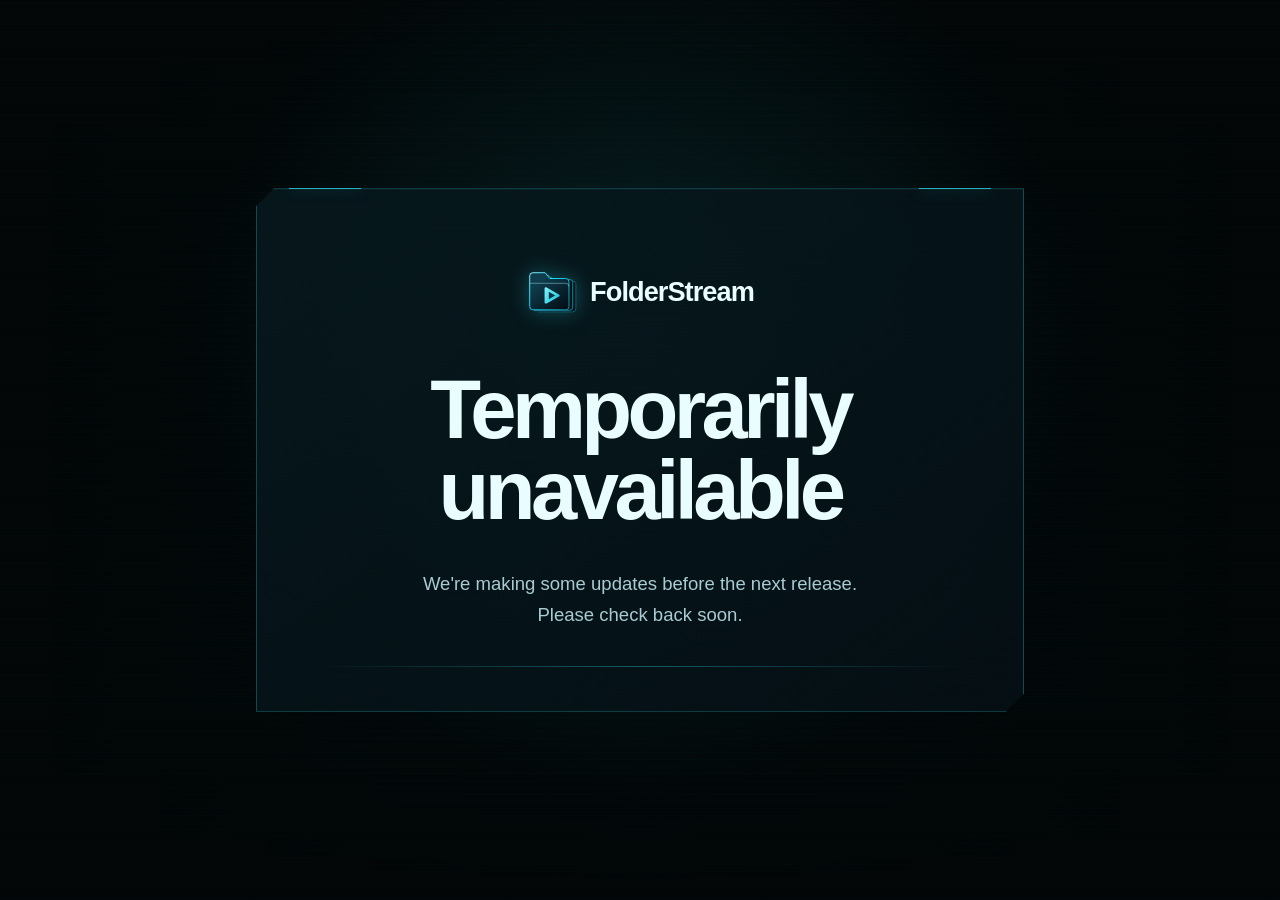
<file: index.html>
<!doctype html>
<html lang="en">
  <head>
    <meta charset="utf-8">
    <meta name="viewport" content="width=device-width, initial-scale=1">
    <meta name="robots" content="noindex,nofollow">
    <meta name="googlebot" content="noindex,nofollow">
    <meta name="theme-color" content="#020607">
    <title>FolderStream — Temporarily unavailable</title>
    <link rel="icon" href="assets/img/folderstream-hud-icon.svg">
    <style>
      :root {
        color-scheme: dark;
        --background: #020607;
        --surface: rgba(5, 16, 21, 0.9);
        --line: rgba(51, 234, 255, 0.26);
        --line-strong: rgba(51, 234, 255, 0.58);
        --text: #e9fdff;
        --muted: #a9cbd2;
        --accent: #33eaff;
      }

      * {
        box-sizing: border-box;
      }

      html {
        min-width: 320px;
        background: var(--background);
      }

      body {
        min-height: 100vh;
        min-height: 100svh;
        margin: 0;
        display: grid;
        place-items: center;
        overflow: hidden;
        background:
          radial-gradient(circle at 50% 38%, rgba(51, 234, 255, 0.09), transparent 28rem),
          repeating-linear-gradient(0deg, rgba(51, 234, 255, 0.013) 0 1px, transparent 1px 7px),
          var(--background);
        color: var(--text);
        font-family: Bahnschrift, "Segoe UI", Arial, sans-serif;
      }

      body::before,
      body::after {
        content: "";
        position: fixed;
        pointer-events: none;
      }

      body::before {
        inset: 0;
        background: linear-gradient(90deg, transparent, rgba(51, 234, 255, 0.025), transparent);
        mask-image: linear-gradient(180deg, transparent, #000 28%, #000 72%, transparent);
      }

      body::after {
        width: min(42rem, 82vw);
        height: 1px;
        left: 50%;
        top: calc(50% + 13.5rem);
        transform: translateX(-50%);
        background: linear-gradient(90deg, transparent, var(--accent), transparent);
        opacity: 0.34;
        box-shadow: 0 0 22px rgba(51, 234, 255, 0.24);
      }

      main {
        width: min(100% - 2rem, 48rem);
        padding: clamp(2.5rem, 7vw, 5rem);
        position: relative;
        border: 1px solid var(--line);
        background: linear-gradient(145deg, rgba(7, 25, 30, 0.86), var(--surface));
        box-shadow:
          0 32px 90px rgba(0, 0, 0, 0.48),
          0 0 34px rgba(51, 234, 255, 0.07),
          inset 0 1px rgba(176, 250, 255, 0.04);
        text-align: center;
        clip-path: polygon(18px 0, 100% 0, 100% calc(100% - 18px), calc(100% - 18px) 100%, 0 100%, 0 18px);
      }

      main::before,
      main::after {
        content: "";
        position: absolute;
        width: 4.5rem;
        height: 1px;
        top: -1px;
        background: var(--accent);
        box-shadow: 0 0 14px rgba(51, 234, 255, 0.52);
      }

      main::before {
        left: 2rem;
      }

      main::after {
        right: 2rem;
      }

      .brand {
        display: inline-flex;
        align-items: center;
        justify-content: center;
        gap: 0.75rem;
        margin: 0 0 clamp(2.2rem, 6vw, 3.4rem);
        color: var(--text);
      }

      .brand img {
        width: 3.25rem;
        height: auto;
        filter: drop-shadow(0 0 10px rgba(51, 234, 255, 0.28));
      }

      .brand span {
        font-size: clamp(1.35rem, 4vw, 1.7rem);
        font-weight: 700;
        letter-spacing: -0.035em;
      }

      h1 {
        max-width: 12ch;
        margin: 0 auto;
        color: var(--text);
        font-size: clamp(2.7rem, 8vw, 5.2rem);
        font-weight: 650;
        letter-spacing: -0.055em;
        line-height: 0.98;
        text-wrap: balance;
      }

      .message {
        max-width: 34rem;
        margin: clamp(1.5rem, 5vw, 2.25rem) auto 0;
        color: var(--muted);
        font-size: clamp(1rem, 2.5vw, 1.16rem);
        line-height: 1.7;
        text-wrap: balance;
      }

      @media (max-width: 520px) {
        body {
          overflow: auto;
        }

        main {
          width: calc(100% - 1.25rem);
          padding: 2.5rem 1rem 3rem;
        }

        .brand {
          margin-bottom: 2.4rem;
        }

        .brand img {
          width: 2.8rem;
        }

        h1 {
          font-size: clamp(2.55rem, 13vw, 3.6rem);
        }

        .message {
          max-width: 18rem;
          font-size: 0.96rem;
          line-height: 1.65;
        }

        body::after {
          top: calc(50% + 12rem);
        }
      }

      @media (prefers-reduced-motion: reduce) {
        *,
        *::before,
        *::after {
          scroll-behavior: auto !important;
        }
      }
    </style>
    <script defer src="https://cloud.umami.is/script.js" data-website-id="c9979d7a-4e05-4978-8a99-ae5c1a1e30e5"></script>
  </head>
  <body>
    <main>
      <div class="brand" aria-label="FolderStream">
        <img src="assets/img/folderstream-hud-icon.svg" alt="" width="52" height="45">
        <span>FolderStream</span>
      </div>
      <h1>Temporarily unavailable</h1>
      <p class="message">We're making some updates before the next release.<br>Please check back soon.</p>
    </main>
  </body>
</html>
</file>
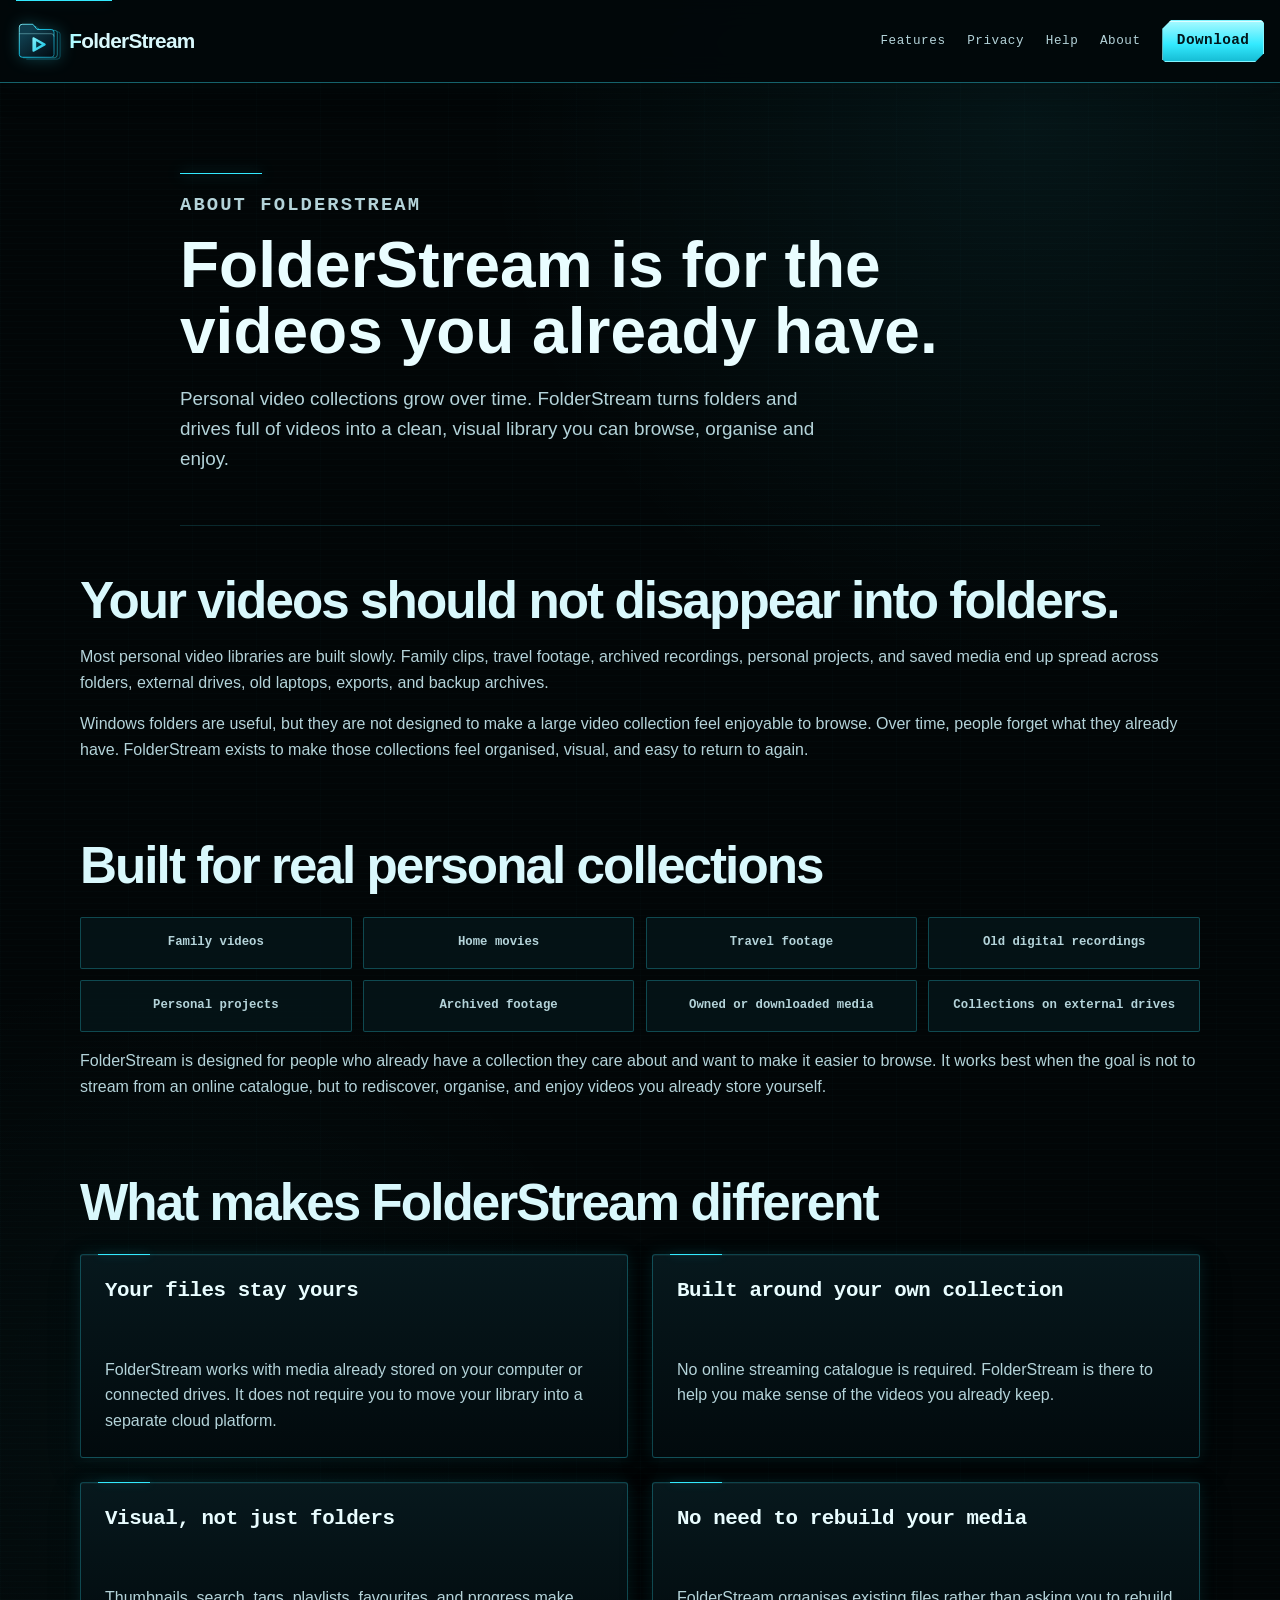
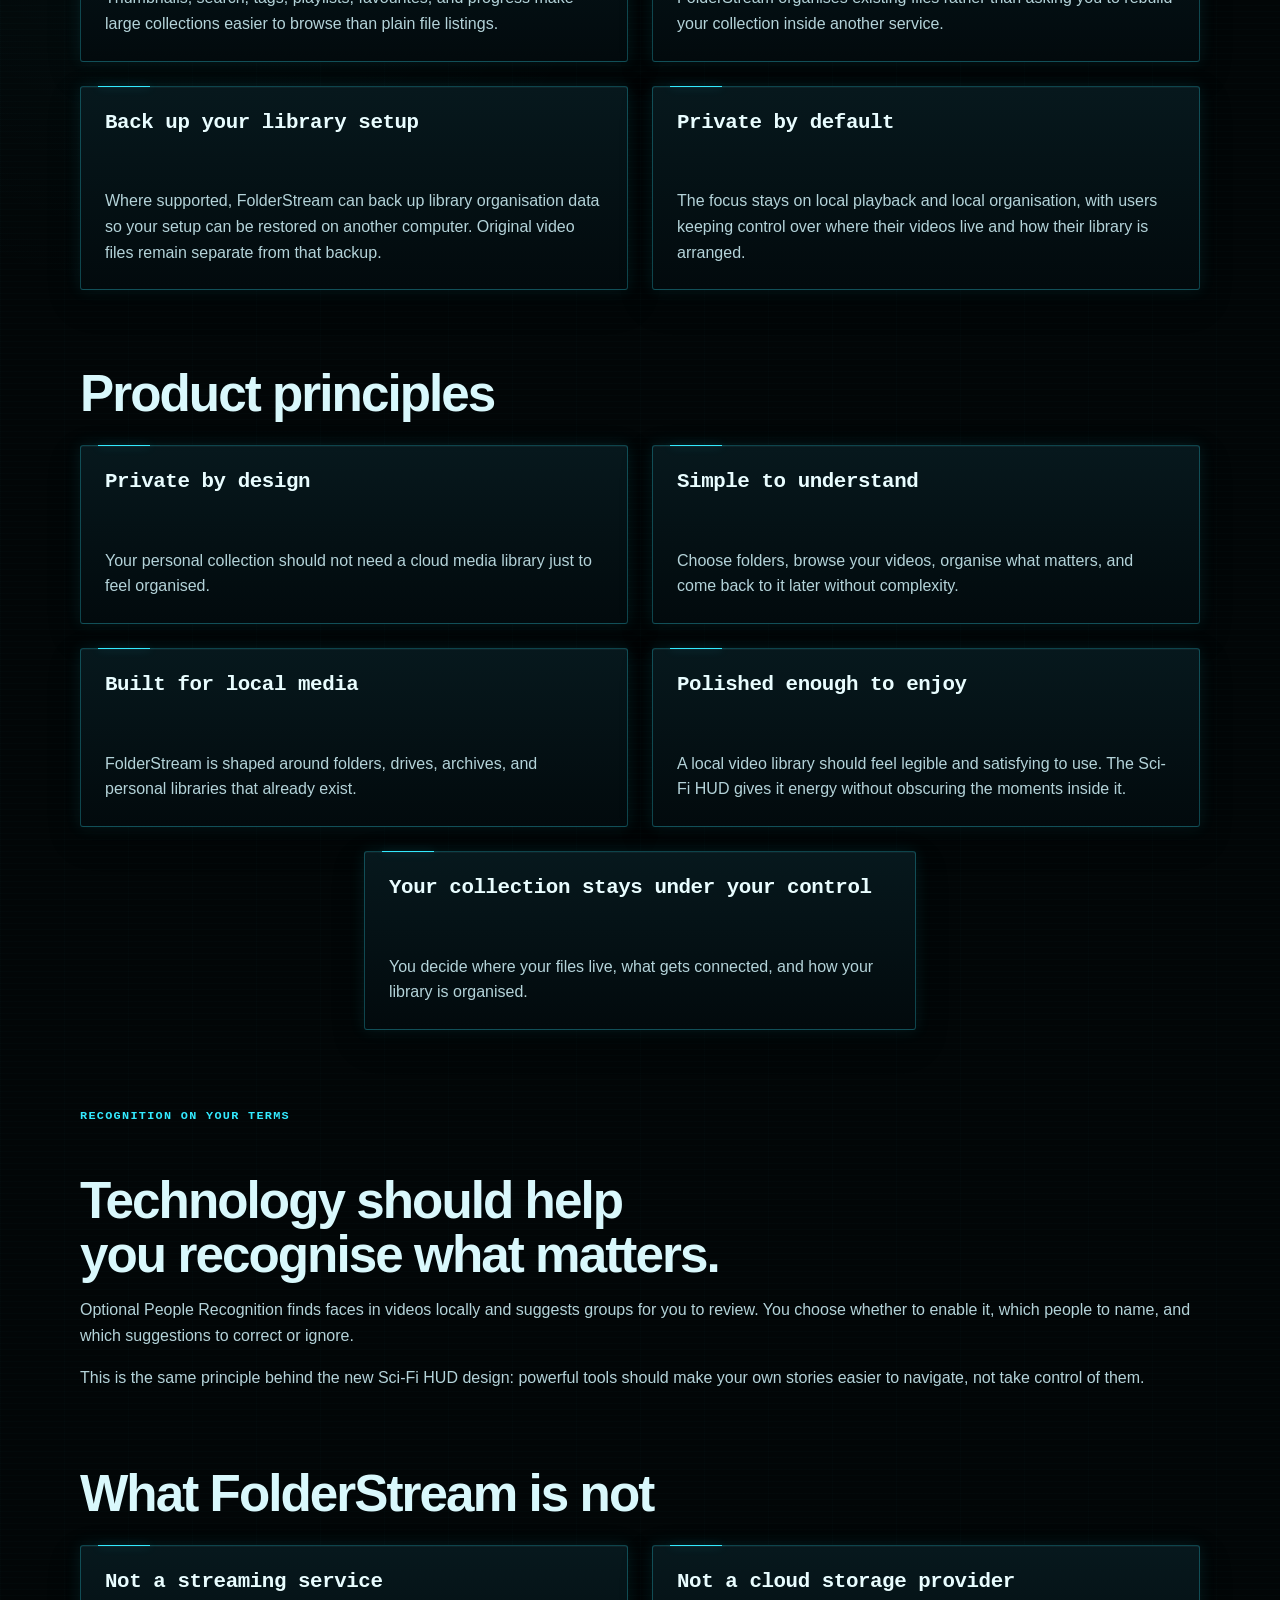
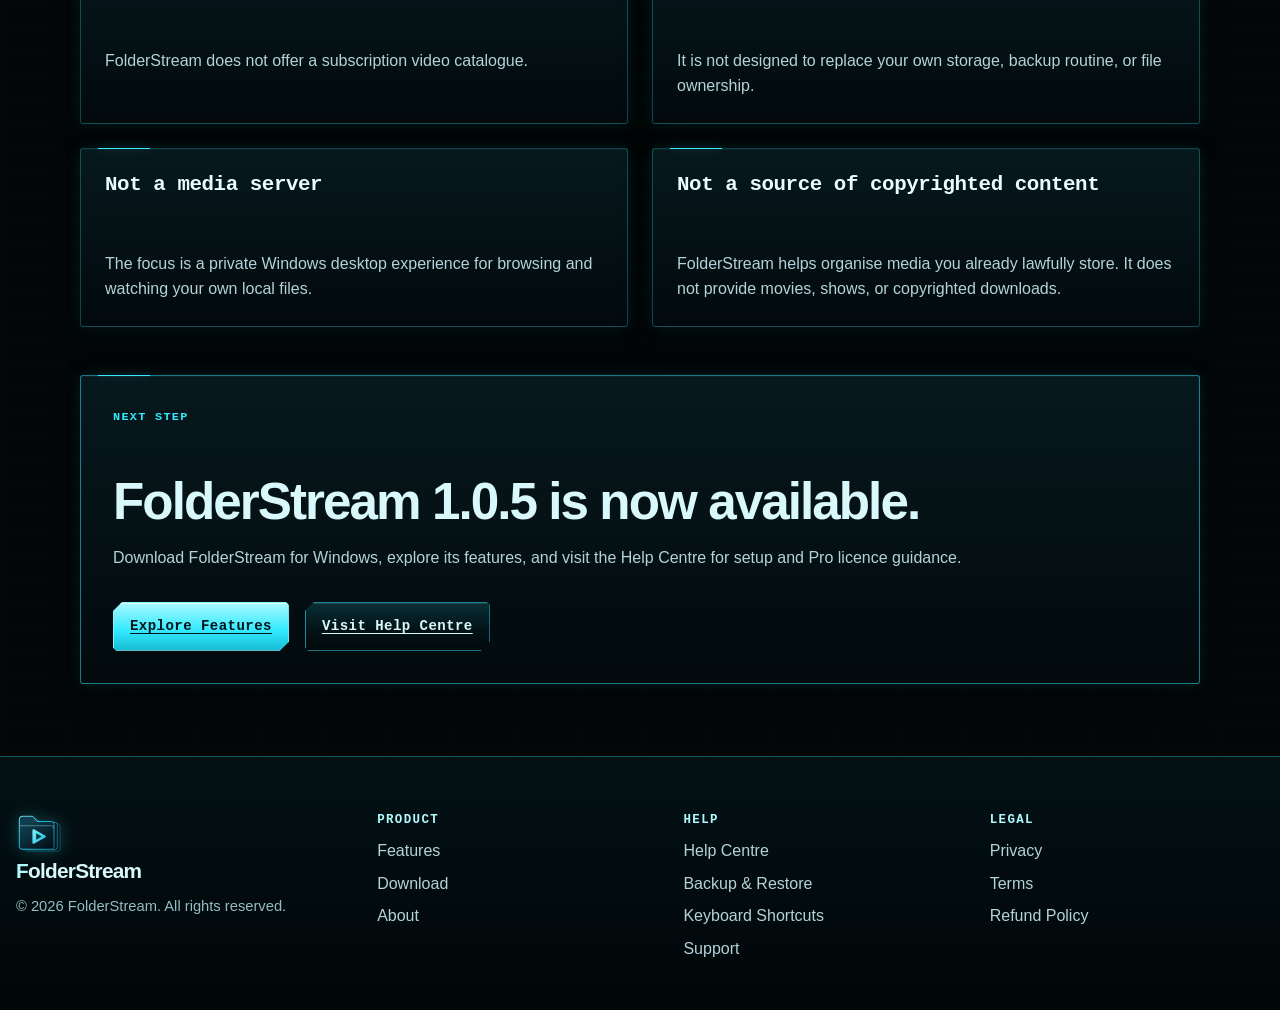
<file: about.html>
<!doctype html>
<html lang="en">
  <head>
    <meta charset="utf-8">
    <meta name="viewport" content="width=device-width, initial-scale=1">
    <meta name="description" content="Learn why FolderStream was created and how it helps you browse, organise and enjoy the personal videos already stored on your computer and connected drives.">
    <link rel="canonical" href="https://www.folderstream.co.nz/about.html">
    <meta property="og:title" content="About FolderStream">
    <meta property="og:description" content="Learn why FolderStream was created and how it helps you browse, organise and enjoy the personal videos already stored on your computer and connected drives.">
    <meta property="og:type" content="website">
    <meta property="og:url" content="https://www.folderstream.co.nz/about.html">
    <meta property="og:site_name" content="FolderStream">
    <meta property="og:image" content="https://www.folderstream.co.nz/assets/img/screenshots/folderstream-sci-fi-hud-dashboard.png">
    <meta name="twitter:card" content="summary_large_image">
    <meta name="twitter:title" content="About FolderStream">
    <meta name="twitter:description" content="Learn why FolderStream was created and how it helps you browse, organise and enjoy the personal videos already stored on your computer and connected drives.">
    <meta name="twitter:image" content="https://www.folderstream.co.nz/assets/img/screenshots/folderstream-sci-fi-hud-dashboard.png">
    <title>About FolderStream</title>
    <link rel="icon" href="assets/img/folderstream-hud-icon.svg">
    <link rel="stylesheet" href="assets/css/styles.css?v=20260901b"><link rel="stylesheet" href="assets/css/hud-theme.css?v=20260915">
    <script defer src="https://cloud.umami.is/script.js" data-website-id="c9979d7a-4e05-4978-8a99-ae5c1a1e30e5"></script>
  </head>
  <body>
    <a class="skip-link" href="#main">Skip to content</a>
    <header class="site-header">
      <div class="nav-wrap">
        <a class="brand" href="index.html"><img src="assets/img/folderstream-hud-icon.svg" alt=""><span>FolderStream</span></a>
        <button class="nav-toggle" type="button" aria-expanded="false" aria-label="Open navigation">Menu</button>
        <nav class="site-nav" aria-label="Primary navigation">
          <a href="features.html">Features</a>
          <a href="privacy.html">Privacy</a>
          <a href="help.html">Help</a>
          <a href="about.html">About</a>
          <a class="button primary small" href="download.html">Download</a>
        </nav>
      </div>
    </header>
    <main id="main">
      <section class="page-hero">
        <p class="eyebrow">About FolderStream</p>
        <h1>FolderStream is for the videos you already have.</h1>
        <p>Personal video collections grow over time. FolderStream turns folders and drives full of videos into a clean, visual library you can browse, organise and enjoy.</p>
      </section>

      <section class="content about-content">
        <section class="about-block">
          <h2>Your videos should not disappear into folders.</h2>
          <p>Most personal video libraries are built slowly. Family clips, travel footage, archived recordings, personal projects, and saved media end up spread across folders, external drives, old laptops, exports, and backup archives.</p>
          <p>Windows folders are useful, but they are not designed to make a large video collection feel enjoyable to browse. Over time, people forget what they already have. FolderStream exists to make those collections feel organised, visual, and easy to return to again.</p>
        </section>

        <section class="about-block">
          <h2>Built for real personal collections</h2>
          <ul class="trust-points">
            <li>Family videos</li>
            <li>Home movies</li>
            <li>Travel footage</li>
            <li>Old digital recordings</li>
            <li>Personal projects</li>
            <li>Archived footage</li>
            <li>Owned or downloaded media</li>
            <li>Collections on external drives</li>
          </ul>
          <p>FolderStream is designed for people who already have a collection they care about and want to make it easier to browse. It works best when the goal is not to stream from an online catalogue, but to rediscover, organise, and enjoy videos you already store yourself.</p>
        </section>

        <section class="about-block">
          <h2>What makes FolderStream different</h2>
          <div class="grid-3 about-grid">
            <article class="card">
              <h3>Your files stay yours</h3>
              <p>FolderStream works with media already stored on your computer or connected drives. It does not require you to move your library into a separate cloud platform.</p>
            </article>
            <article class="card">
              <h3>Built around your own collection</h3>
              <p>No online streaming catalogue is required. FolderStream is there to help you make sense of the videos you already keep.</p>
            </article>
            <article class="card">
              <h3>Visual, not just folders</h3>
              <p>Thumbnails, search, tags, playlists, favourites, and progress make large collections easier to browse than plain file listings.</p>
            </article>
            <article class="card">
              <h3>No need to rebuild your media</h3>
              <p>FolderStream organises existing files rather than asking you to rebuild your collection inside another service.</p>
            </article>
            <article class="card">
              <h3>Back up your library setup</h3>
              <p>Where supported, FolderStream can back up library organisation data so your setup can be restored on another computer. Original video files remain separate from that backup.</p>
            </article>
            <article class="card">
              <h3>Private by default</h3>
              <p>The focus stays on local playback and local organisation, with users keeping control over where their videos live and how their library is arranged.</p>
            </article>
          </div>
        </section>

        <section class="about-block">
          <h2>Product principles</h2>
          <div class="grid-3 about-grid">
            <article class="card">
              <h3>Private by design</h3>
              <p>Your personal collection should not need a cloud media library just to feel organised.</p>
            </article>
            <article class="card">
              <h3>Simple to understand</h3>
              <p>Choose folders, browse your videos, organise what matters, and come back to it later without complexity.</p>
            </article>
            <article class="card">
              <h3>Built for local media</h3>
              <p>FolderStream is shaped around folders, drives, archives, and personal libraries that already exist.</p>
            </article>
            <article class="card">
              <h3>Polished enough to enjoy</h3>
              <p>A local video library should feel legible and satisfying to use. The Sci-Fi HUD gives it energy without obscuring the moments inside it.</p>
            </article>
            <article class="card">
              <h3>Your collection stays under your control</h3>
              <p>You decide where your files live, what gets connected, and how your library is organised.</p>
            </article>
          </div>
        </section>

        <section class="about-block">
          <p class="eyebrow">Recognition on your terms</p>
          <h2>Technology should help you recognise what matters.</h2>
          <p>Optional People Recognition finds faces in videos locally and suggests groups for you to review. You choose whether to enable it, which people to name, and which suggestions to correct or ignore.</p>
          <p>This is the same principle behind the new Sci-Fi HUD design: powerful tools should make your own stories easier to navigate, not take control of them.</p>
        </section>

        <section class="about-block">
          <h2>What FolderStream is not</h2>
          <div class="grid-3 about-grid">
            <article class="card">
              <h3>Not a streaming service</h3>
              <p>FolderStream does not offer a subscription video catalogue.</p>
            </article>
            <article class="card">
              <h3>Not a cloud storage provider</h3>
              <p>It is not designed to replace your own storage, backup routine, or file ownership.</p>
            </article>
            <article class="card">
              <h3>Not a media server</h3>
              <p>The focus is a private Windows desktop experience for browsing and watching your own local files.</p>
            </article>
            <article class="card">
              <h3>Not a source of copyrighted content</h3>
              <p>FolderStream helps organise media you already lawfully store. It does not provide movies, shows, or copyrighted downloads.</p>
            </article>
          </div>
        </section>

        <section class="about-cta card">
          <p class="eyebrow">Next step</p>
          <h2>FolderStream 1.0.5 is now available.</h2>
          <p>Download FolderStream for Windows, explore its features, and visit the Help Centre for setup and Pro licence guidance.</p>
          <div class="hero-actions">
            <a class="button primary" href="features.html">Explore Features</a>
            <a class="button secondary" href="help.html">Visit Help Centre</a>
          </div>
        </section>
      </section>
    </main>
    <footer class="site-footer">
      <div class="footer-inner">
        <div class="footer-brand"><a class="brand" href="index.html"><img src="assets/img/folderstream-hud-icon.svg" alt=""><span>FolderStream</span></a><p class="footer-copy">&copy; 2026 FolderStream. All rights reserved.</p></div>
        <div><strong>Product</strong><a href="features.html">Features</a><a href="download.html">Download</a><a href="about.html">About</a></div>
        <div><strong>Help</strong><a href="help.html">Help Centre</a><a href="backup-restore.html">Backup &amp; Restore</a><a href="keyboard-shortcuts.html">Keyboard Shortcuts</a><a href="support.html">Support</a></div>
        <div><strong>Legal</strong><a href="privacy.html">Privacy</a><a href="terms.html">Terms</a><a href="refund-policy.html">Refund Policy</a></div>
      </div>
    </footer>
    <script src="assets/js/main.js" defer></script>
  </body>
</html>
</file>
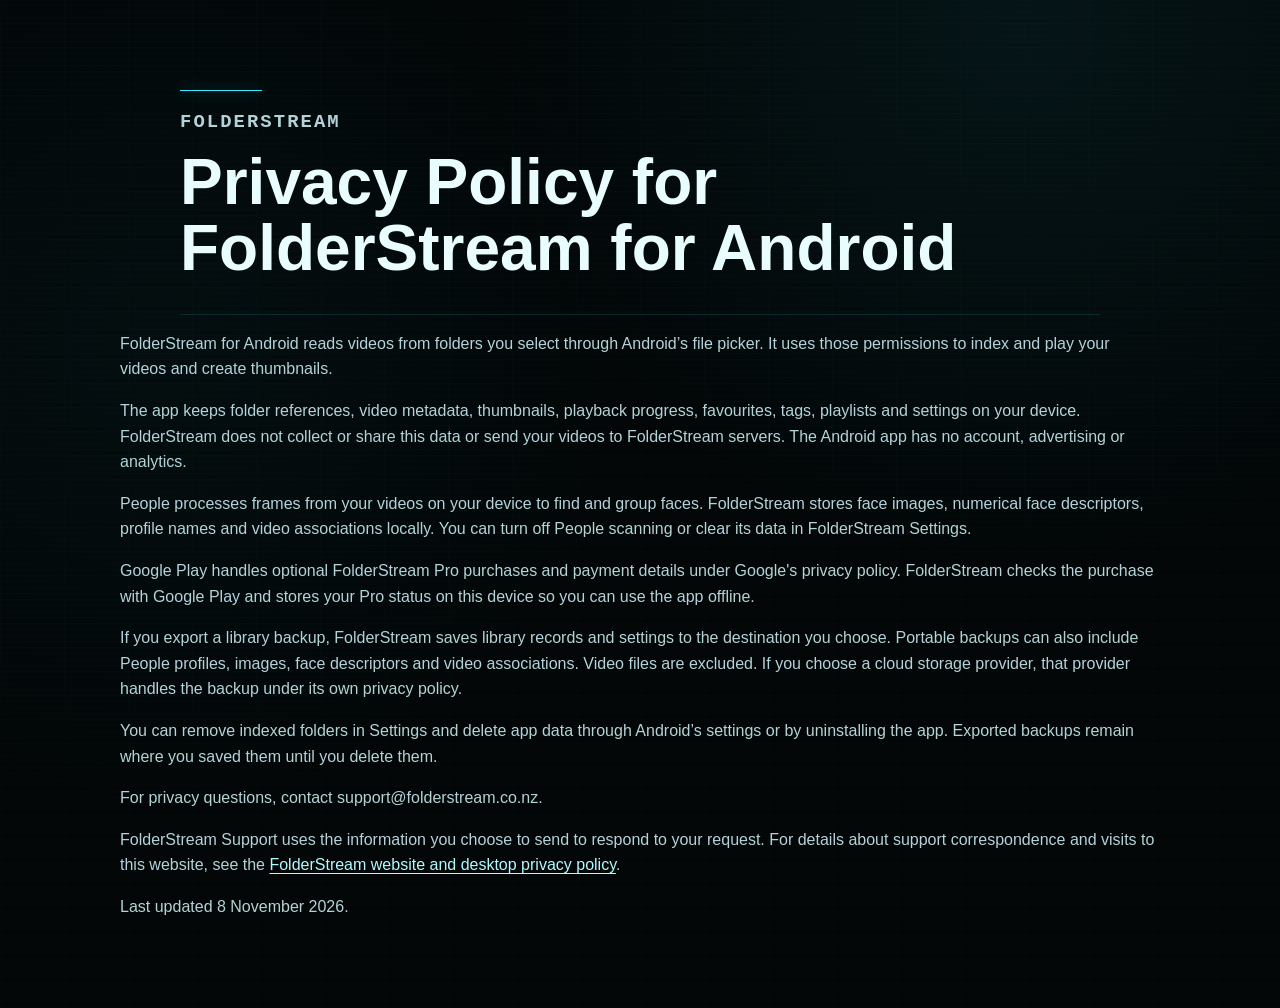
<file: android-privacy.html>
<!doctype html>
<html lang="en-NZ">
<head>
  <meta charset="utf-8">
  <meta name="viewport" content="width=device-width, initial-scale=1">
  <title>FolderStream for Android Privacy Policy</title>
  <link rel="canonical" href="https://www.folderstream.co.nz/android-privacy.html">
  <link rel="icon" href="assets/img/folderstream-hud-icon.svg">
  <link rel="stylesheet" href="assets/css/styles.css">
  <link rel="stylesheet" href="assets/css/hud-theme.css?v=20260915">
</head>
<body>
  <main>
    <section class="page-hero">
      <p class="eyebrow"><a href="index.html">FolderStream</a></p>
      <h1>Privacy Policy for FolderStream for Android</h1>
    </section>
    <section class="content privacy-content">
      <p>FolderStream for Android reads videos from folders you select through Android’s file picker. It uses those permissions to index and play your videos and create thumbnails.</p>
      <p>The app keeps folder references, video metadata, thumbnails, playback progress, favourites, tags, playlists and settings on your device. FolderStream does not collect or share this data or send your videos to FolderStream servers. The Android app has no account, advertising or analytics.</p>
      <p>People processes frames from your videos on your device to find and group faces. FolderStream stores face images, numerical face descriptors, profile names and video associations locally. You can turn off People scanning or clear its data in FolderStream Settings.</p>
      <p>Google Play handles optional FolderStream Pro purchases and payment details under Google's privacy policy. FolderStream checks the purchase with Google Play and stores your Pro status on this device so you can use the app offline.</p>
      <p>If you export a library backup, FolderStream saves library records and settings to the destination you choose. Portable backups can also include People profiles, images, face descriptors and video associations. Video files are excluded. If you choose a cloud storage provider, that provider handles the backup under its own privacy policy.</p>
      <p>You can remove indexed folders in Settings and delete app data through Android’s settings or by uninstalling the app. Exported backups remain where you saved them until you delete them.</p>
      <p>For privacy questions, contact support@folderstream.co.nz.</p>
      <p>FolderStream Support uses the information you choose to send to respond to your request. For details about support correspondence and visits to this website, see the <a href="privacy.html">FolderStream website and desktop privacy policy</a>.</p>
      <p>Last updated 8 November 2026.</p>
    </section>
  </main>
</body>
</html>
</file>
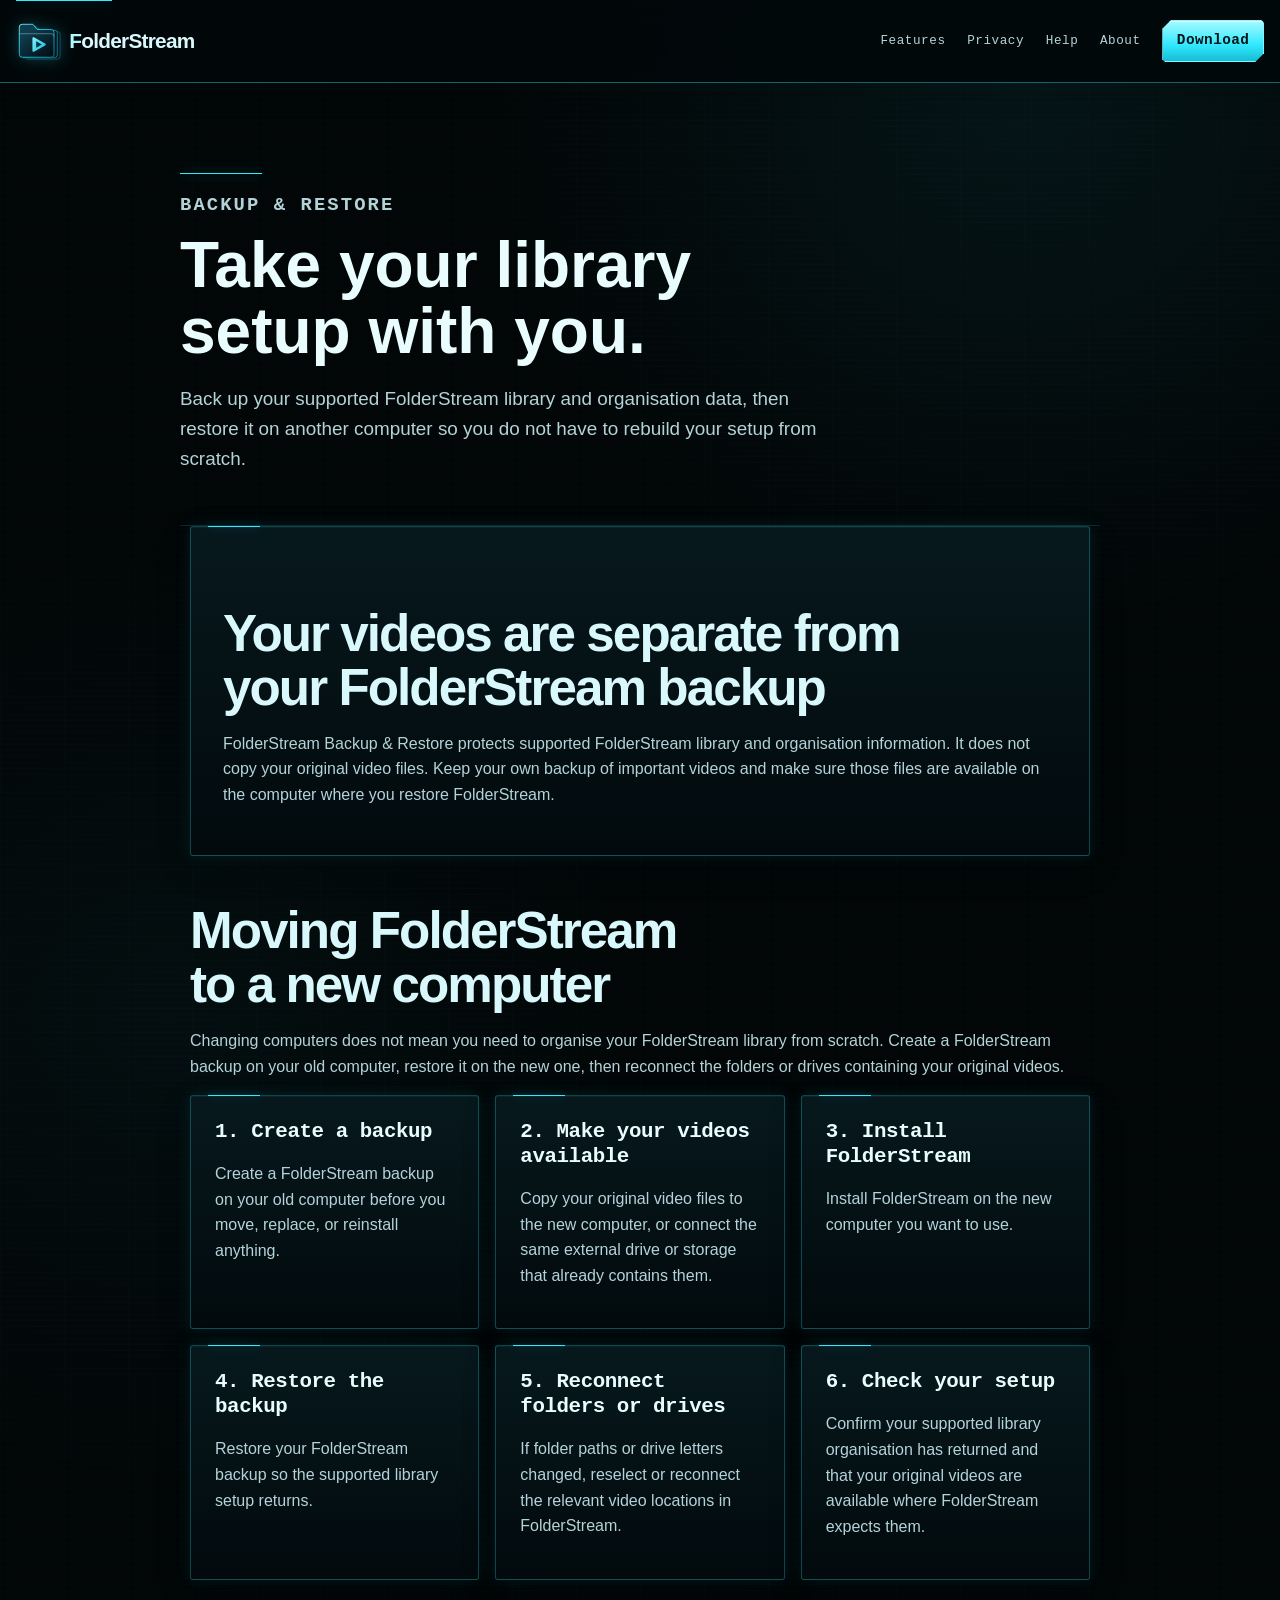
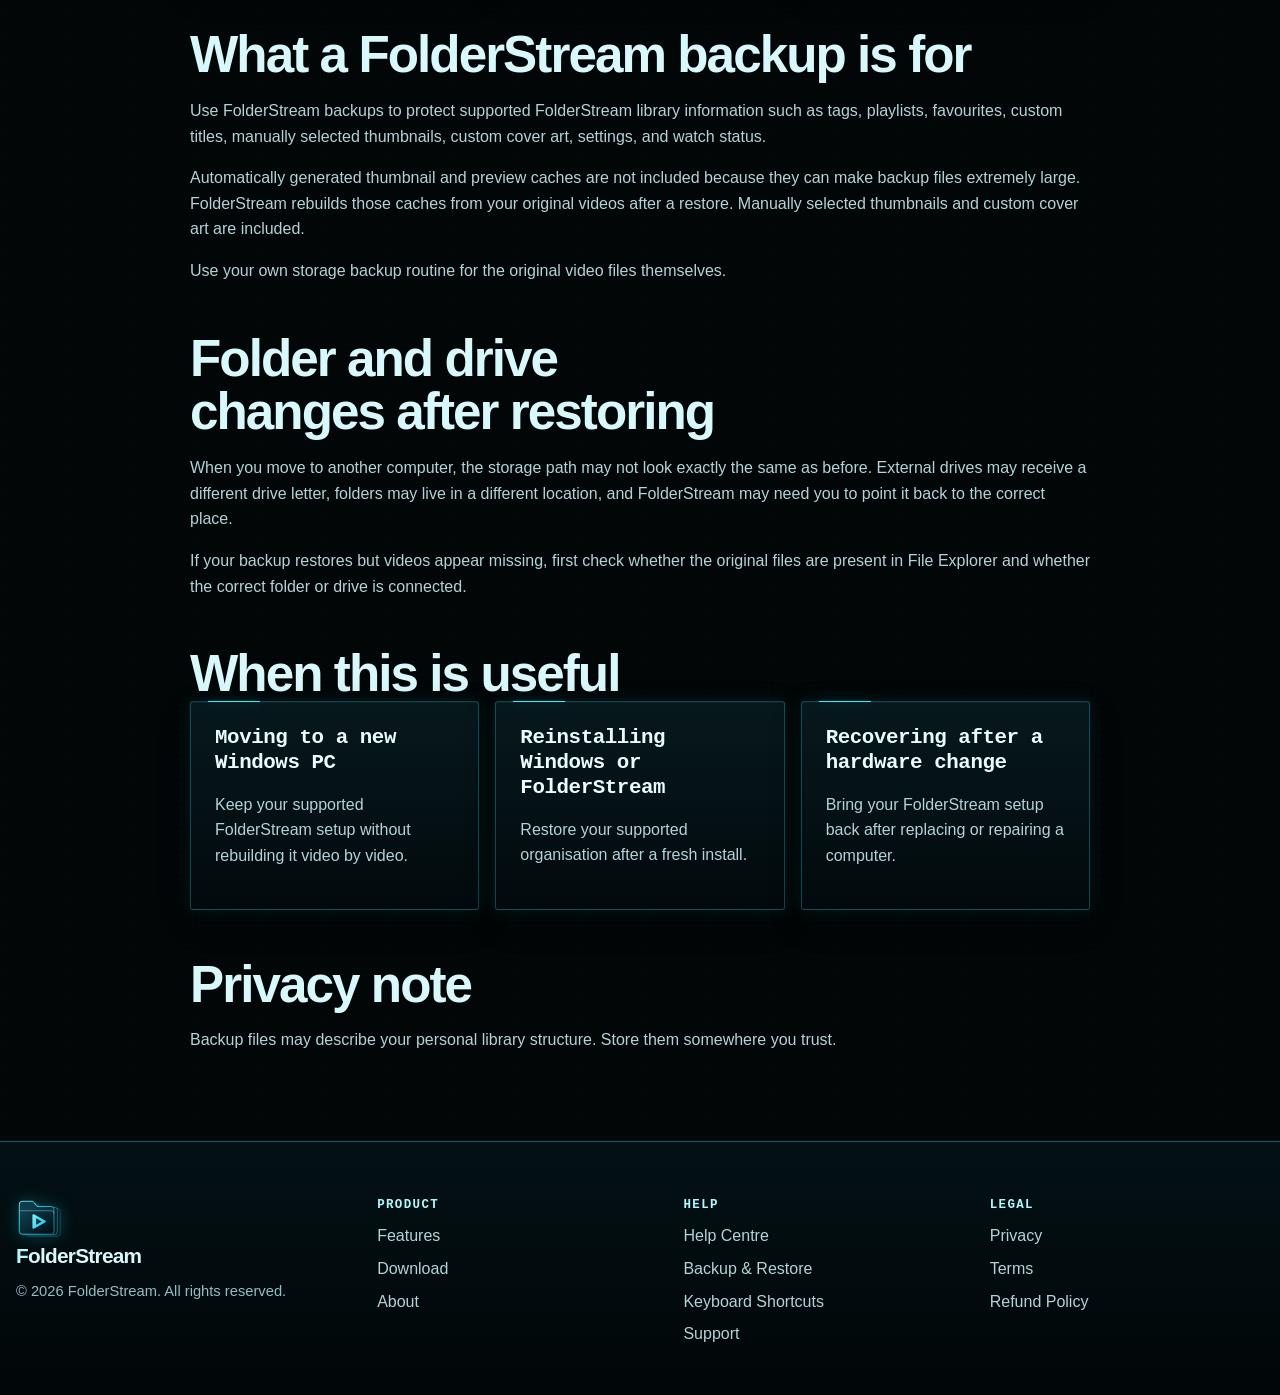
<file: backup-restore.html>
<!doctype html>
<html lang="en">
  <head>
    <meta charset="utf-8">
    <meta name="viewport" content="width=device-width, initial-scale=1">
    <meta name="description" content="Learn how FolderStream Backup & Restore helps you move your library setup to another computer without rebuilding your organisation from scratch.">
    <link rel="canonical" href="https://www.folderstream.co.nz/backup-restore.html">
    <meta property="og:title" content="Backup & Restore | FolderStream">
    <meta property="og:description" content="Move your FolderStream library setup to another computer and reconnect your original videos when you restore.">
    <meta property="og:type" content="website">
    <meta property="og:url" content="https://www.folderstream.co.nz/backup-restore.html">
    <meta property="og:site_name" content="FolderStream">
    <meta property="og:image" content="https://www.folderstream.co.nz/assets/img/screenshots/folderstream-sci-fi-hud-dashboard.png">
    <meta name="twitter:card" content="summary_large_image">
    <meta name="twitter:title" content="Backup & Restore | FolderStream">
    <meta name="twitter:description" content="Move your FolderStream library setup to another computer and reconnect your original videos when you restore.">
    <meta name="twitter:image" content="https://www.folderstream.co.nz/assets/img/screenshots/folderstream-sci-fi-hud-dashboard.png">
    <title>Backup & Restore | FolderStream</title>
    <link rel="icon" href="assets/img/folderstream-hud-icon.svg">
    <link rel="stylesheet" href="assets/css/styles.css"><link rel="stylesheet" href="assets/css/hud-theme.css?v=20260915">
    <script defer src="https://cloud.umami.is/script.js" data-website-id="c9979d7a-4e05-4978-8a99-ae5c1a1e30e5"></script>
  </head>
  <body>
    <a class="skip-link" href="#main">Skip to content</a>
    <header class="site-header">
      <div class="nav-wrap">
        <a class="brand" href="index.html"><img src="assets/img/folderstream-hud-icon.svg" alt=""><span>FolderStream</span></a>
        <button class="nav-toggle" type="button" aria-expanded="false" aria-label="Open navigation">Menu</button>
        <nav class="site-nav" aria-label="Primary navigation">
          <a href="features.html">Features</a>
          <a href="privacy.html">Privacy</a>
          <a href="help.html">Help</a>
          <a href="about.html">About</a>
          <a class="button primary small" href="download.html">Download</a>
        </nav>
      </div>
    </header>
    <main id="main">
      <section class="page-hero">
        <p class="eyebrow">Backup & Restore</p>
        <h1>Take your library setup with you.</h1>
        <p>Back up your supported FolderStream library and organisation data, then restore it on another computer so you do not have to rebuild your setup from scratch.</p>
      </section>

      <section class="content">
        <div class="support-panel">
          <h2>Your videos are separate from your FolderStream backup</h2>
          <p>FolderStream Backup & Restore protects supported FolderStream library and organisation information. It does not copy your original video files. Keep your own backup of important videos and make sure those files are available on the computer where you restore FolderStream.</p>
        </div>

        <h2>Moving FolderStream to a new computer</h2>
        <p>Changing computers does not mean you need to organise your FolderStream library from scratch. Create a FolderStream backup on your old computer, restore it on the new one, then reconnect the folders or drives containing your original videos.</p>

        <div class="grid-3">
          <article class="card">
            <h3>1. Create a backup</h3>
            <p>Create a FolderStream backup on your old computer before you move, replace, or reinstall anything.</p>
          </article>
          <article class="card">
            <h3>2. Make your videos available</h3>
            <p>Copy your original video files to the new computer, or connect the same external drive or storage that already contains them.</p>
          </article>
          <article class="card">
            <h3>3. Install FolderStream</h3>
            <p>Install FolderStream on the new computer you want to use.</p>
          </article>
          <article class="card">
            <h3>4. Restore the backup</h3>
            <p>Restore your FolderStream backup so the supported library setup returns.</p>
          </article>
          <article class="card">
            <h3>5. Reconnect folders or drives</h3>
            <p>If folder paths or drive letters changed, reselect or reconnect the relevant video locations in FolderStream.</p>
          </article>
          <article class="card">
            <h3>6. Check your setup</h3>
            <p>Confirm your supported library organisation has returned and that your original videos are available where FolderStream expects them.</p>
          </article>
        </div>

        <h2>What a FolderStream backup is for</h2>
        <p>Use FolderStream backups to protect supported FolderStream library information such as tags, playlists, favourites, custom titles, manually selected thumbnails, custom cover art, settings, and watch status.</p>
        <p>Automatically generated thumbnail and preview caches are not included because they can make backup files extremely large. FolderStream rebuilds those caches from your original videos after a restore. Manually selected thumbnails and custom cover art are included.</p>
        <p>Use your own storage backup routine for the original video files themselves.</p>

        <h2>Folder and drive changes after restoring</h2>
        <p>When you move to another computer, the storage path may not look exactly the same as before. External drives may receive a different drive letter, folders may live in a different location, and FolderStream may need you to point it back to the correct place.</p>
        <p>If your backup restores but videos appear missing, first check whether the original files are present in File Explorer and whether the correct folder or drive is connected.</p>

        <h2>When this is useful</h2>
        <div class="grid-3">
          <article class="card"><h3>Moving to a new Windows PC</h3><p>Keep your supported FolderStream setup without rebuilding it video by video.</p></article>
          <article class="card"><h3>Reinstalling Windows or FolderStream</h3><p>Restore your supported organisation after a fresh install.</p></article>
          <article class="card"><h3>Recovering after a hardware change</h3><p>Bring your FolderStream setup back after replacing or repairing a computer.</p></article>
        </div>

        <h2>Privacy note</h2>
        <p>Backup files may describe your personal library structure. Store them somewhere you trust.</p>
      </section>
    </main>
    <footer class="site-footer">
      <div class="footer-inner">
        <div class="footer-brand"><a class="brand" href="index.html"><img src="assets/img/folderstream-hud-icon.svg" alt=""><span>FolderStream</span></a><p class="footer-copy">&copy; 2026 FolderStream. All rights reserved.</p></div>
        <div><strong>Product</strong><a href="features.html">Features</a><a href="download.html">Download</a><a href="about.html">About</a></div>
        <div><strong>Help</strong><a href="help.html">Help Centre</a><a href="backup-restore.html">Backup & Restore</a><a href="keyboard-shortcuts.html">Keyboard Shortcuts</a><a href="support.html">Support</a></div>
        <div><strong>Legal</strong><a href="privacy.html">Privacy</a><a href="terms.html">Terms</a><a href="refund-policy.html">Refund Policy</a></div>
      </div>
    </footer>
    <script src="assets/js/main.js" defer></script>
  </body>
</html>
</file>
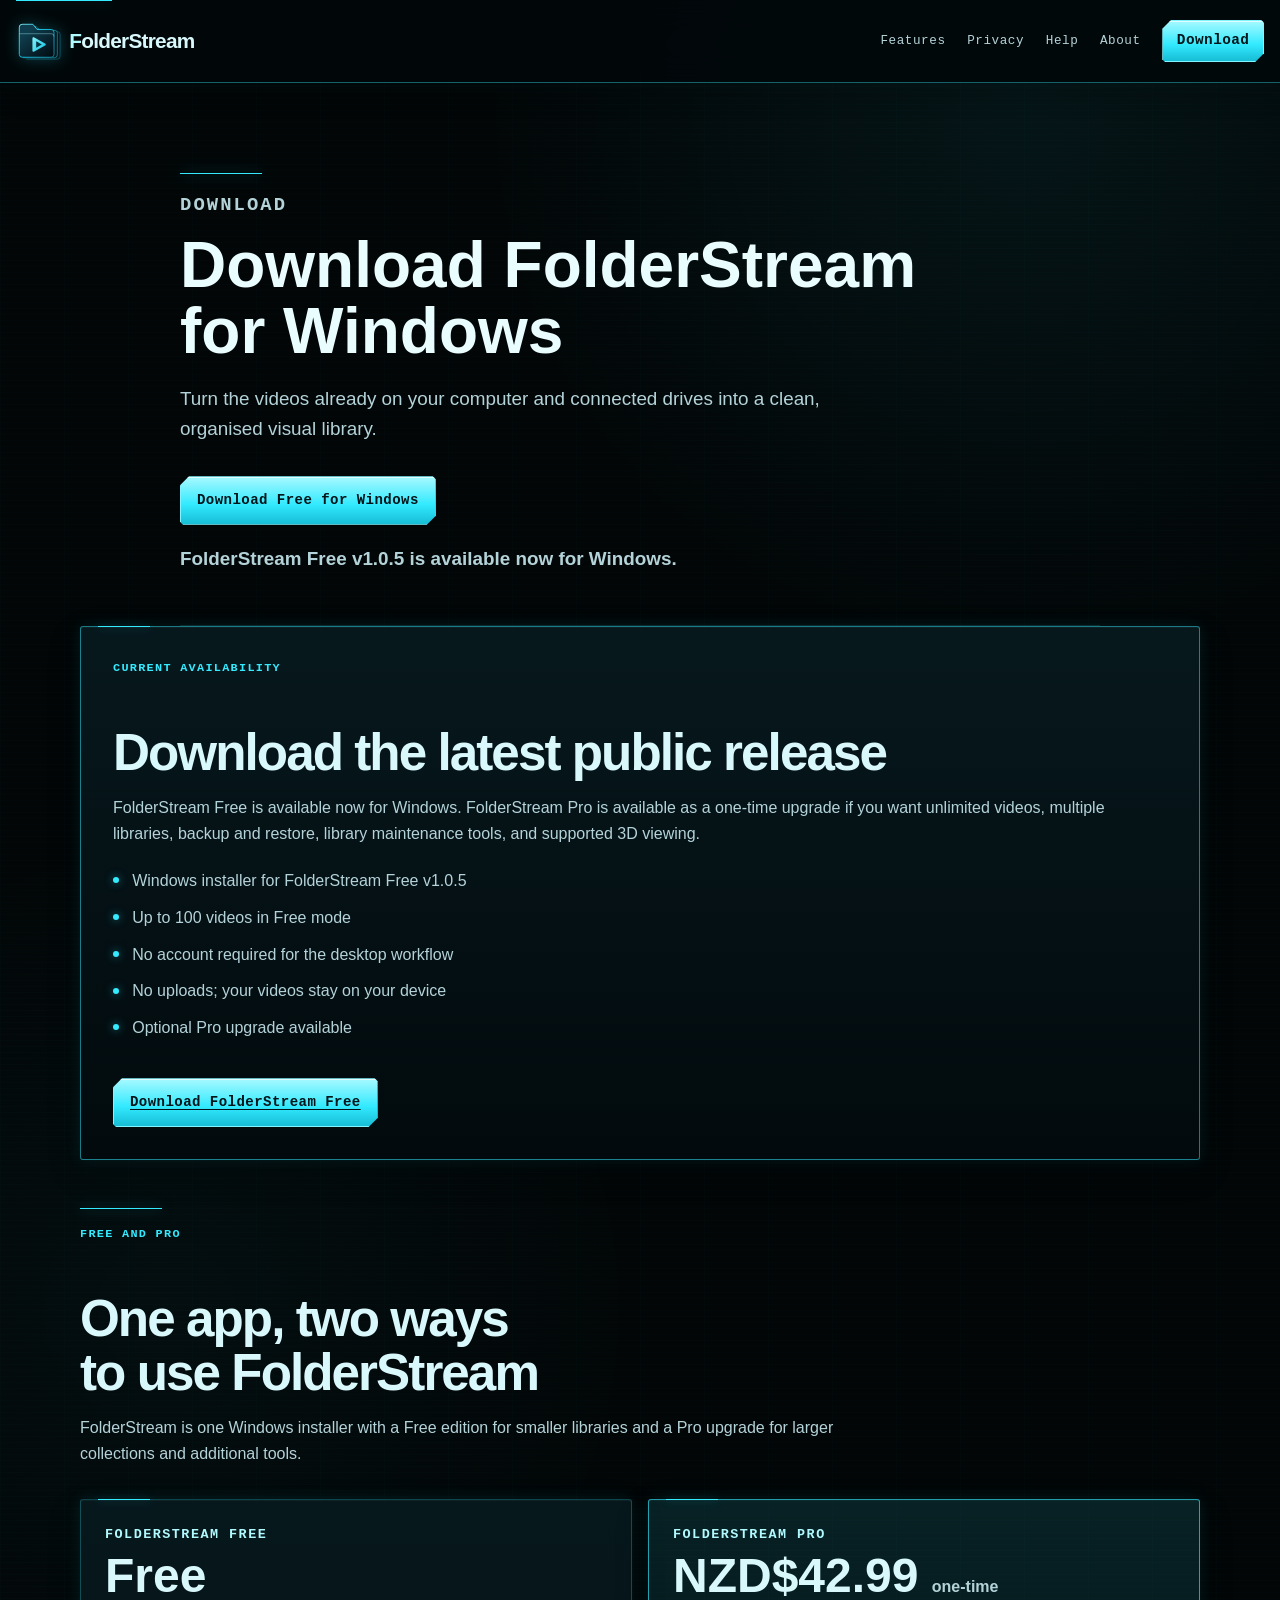
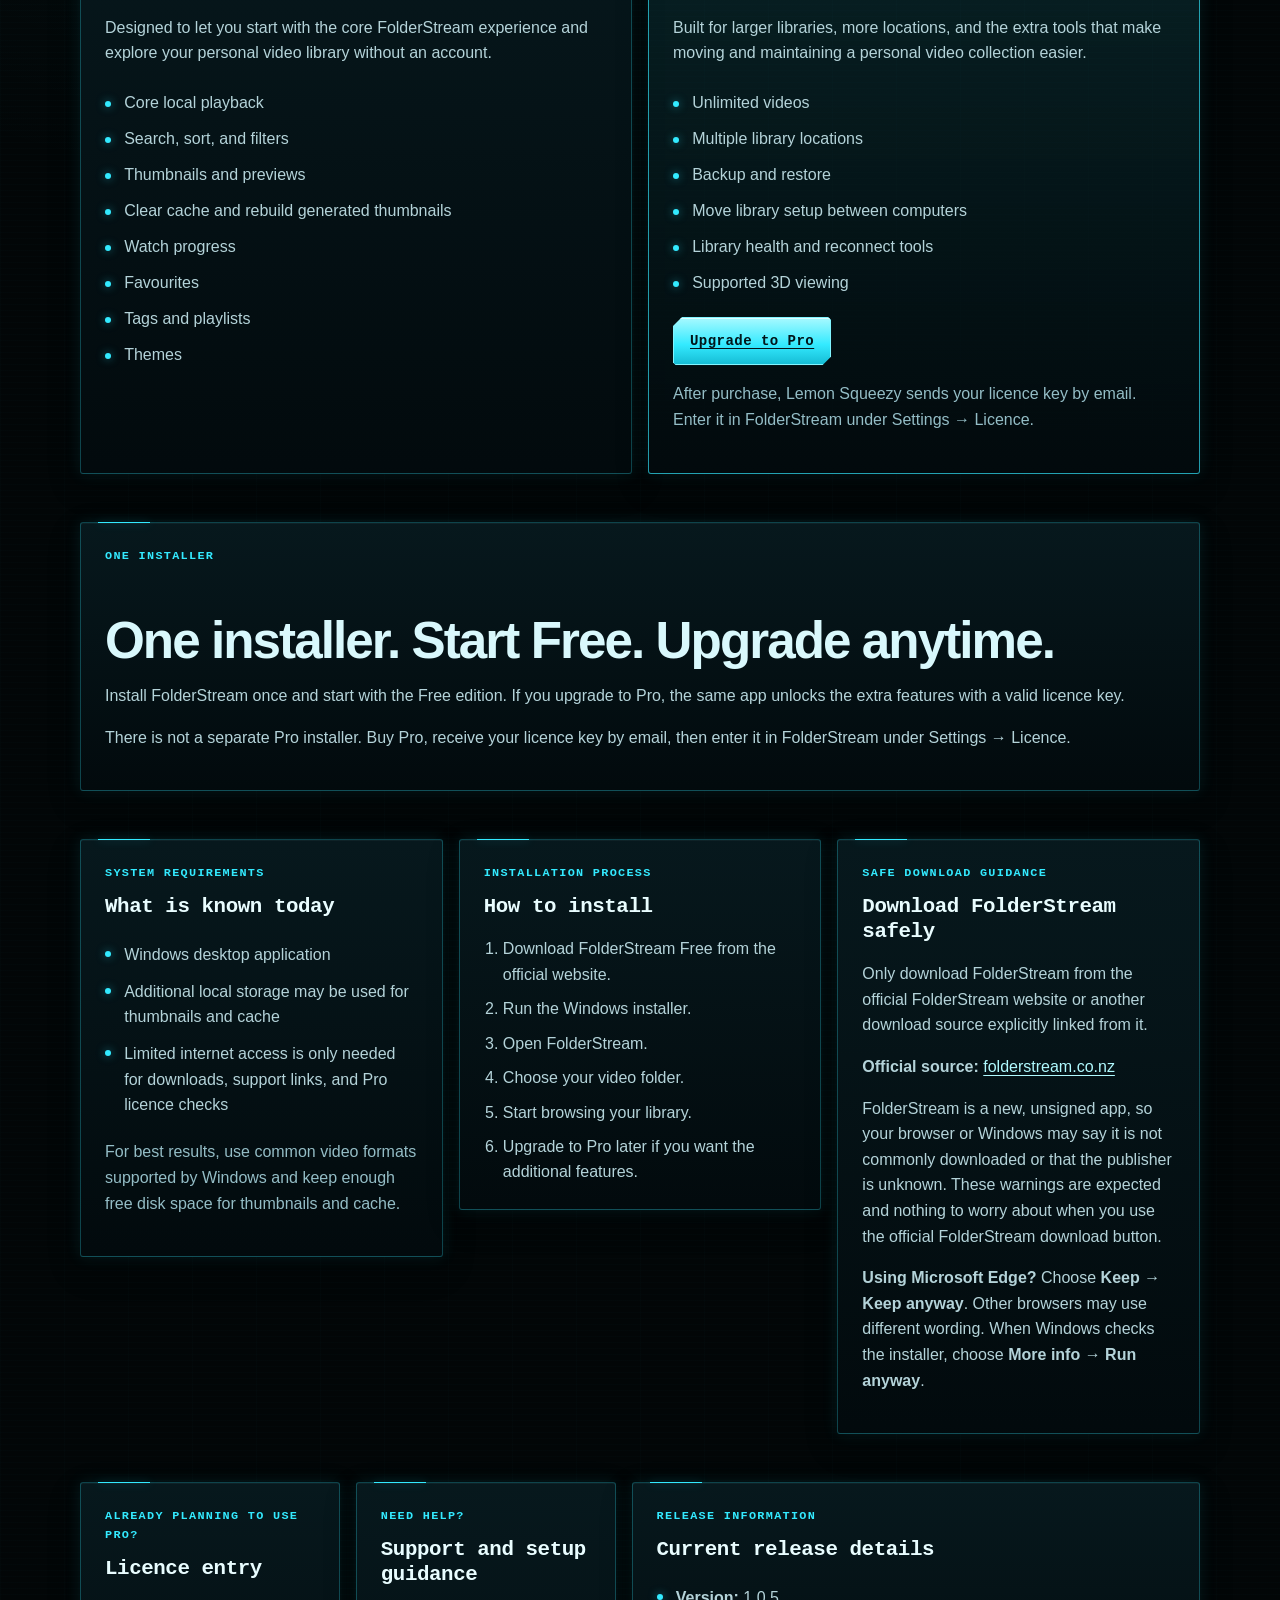
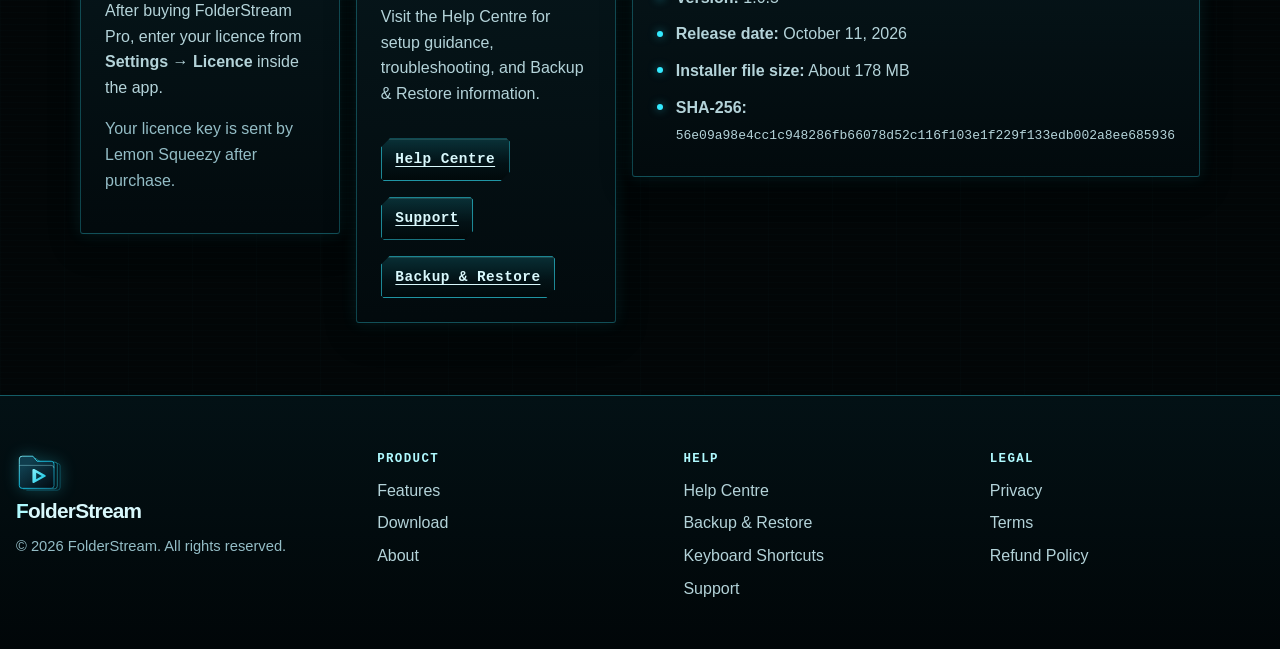
<file: download.html>
<!doctype html>
<html lang="en">
  <head>
    <meta charset="utf-8">
    <meta name="viewport" content="width=device-width, initial-scale=1">
    <meta name="description" content="Download FolderStream Free for Windows and turn your personal video folders into an organised visual library.">
    <link rel="canonical" href="https://www.folderstream.co.nz/download.html">
    <meta property="og:title" content="Download FolderStream for Windows">
    <meta property="og:description" content="Download FolderStream Free for Windows and turn your personal video folders into an organised visual library.">
    <meta property="og:type" content="website">
    <meta property="og:url" content="https://www.folderstream.co.nz/download.html">
    <meta property="og:site_name" content="FolderStream">
    <meta property="og:image" content="https://www.folderstream.co.nz/assets/img/screenshots/folderstream-sci-fi-hud-dashboard.png">
    <meta name="twitter:card" content="summary_large_image">
    <meta name="twitter:title" content="Download FolderStream for Windows">
    <meta name="twitter:description" content="Download FolderStream Free for Windows and turn your personal video folders into an organised visual library.">
    <meta name="twitter:image" content="https://www.folderstream.co.nz/assets/img/screenshots/folderstream-sci-fi-hud-dashboard.png">
    <title>Download FolderStream for Windows</title>
    <link rel="icon" href="assets/img/folderstream-hud-icon.svg">
    <link rel="stylesheet" href="assets/css/styles.css"><link rel="stylesheet" href="assets/css/hud-theme.css?v=20260915">
    <script defer src="https://cloud.umami.is/script.js" data-website-id="c9979d7a-4e05-4978-8a99-ae5c1a1e30e5"></script>
  </head>
  <body>
    <a class="skip-link" href="#main">Skip to content</a>
    <header class="site-header">
      <div class="nav-wrap">
        <a class="brand" href="index.html"><img src="assets/img/folderstream-hud-icon.svg" alt=""><span>FolderStream</span></a>
        <button class="nav-toggle" type="button" aria-expanded="false" aria-label="Open navigation">Menu</button>
        <nav class="site-nav" aria-label="Primary navigation">
          <a href="features.html">Features</a>
          <a href="privacy.html">Privacy</a>
          <a href="help.html">Help</a>
          <a href="about.html">About</a>
          <a class="button primary small" href="download.html">Download</a>
        </nav>
      </div>
    </header>
    <main id="main">
      <section class="page-hero">
        <p class="eyebrow">Download</p>
        <h1>Download FolderStream for Windows</h1>
        <p>Turn the videos already on your computer and connected drives into a clean, organised visual library.</p>
        <div class="hero-actions">
          <a class="button primary" href="download-windows.html" data-download-confirm>Download Free for Windows</a>
        </div>
        <p class="download-status-note"><strong>FolderStream Free v1.0.5 is available now for Windows.</strong></p>
      </section>

      <section class="content download-content">
        <section class="download-availability card">
          <p class="eyebrow">Current availability</p>
          <h2>Download the latest public release</h2>
          <p>FolderStream Free is available now for Windows. FolderStream Pro is available as a one-time upgrade if you want unlimited videos, multiple libraries, backup and restore, library maintenance tools, and supported 3D viewing.</p>
          <ul class="feature-list">
            <li>Windows installer for FolderStream Free v1.0.5</li>
            <li>Up to 100 videos in Free mode</li>
            <li>No account required for the desktop workflow</li>
            <li>No uploads; your videos stay on your device</li>
            <li>Optional Pro upgrade available</li>
          </ul>
          <div class="hero-actions">
            <a class="button primary" href="download-windows.html" data-download-confirm>Download FolderStream Free</a>
          </div>
        </section>

        <section class="download-section">
          <div class="section-heading">
            <p class="eyebrow">Free and Pro</p>
            <h2>One app, two ways to use FolderStream</h2>
            <p>FolderStream is one Windows installer with a Free edition for smaller libraries and a Pro upgrade for larger collections and additional tools.</p>
          </div>
          <div class="pricing-grid">
            <article class="card pricing-card">
              <p class="pricing-label">FolderStream Free</p>
              <p class="pricing-price">Free</p>
              <p class="pricing-description">Designed to let you start with the core FolderStream experience and explore your personal video library without an account.</p>
              <ul class="pricing-list">
                <li>Core local playback</li>
                <li>Search, sort, and filters</li>
                <li>Thumbnails and previews</li>
                <li>Clear cache and rebuild generated thumbnails</li>
                <li>Watch progress</li>
                <li>Favourites</li>
                <li>Tags and playlists</li>
                <li>Themes</li>
              </ul>
            </article>
            <article class="card pricing-card pricing-card-featured">
              <p class="pricing-label">FolderStream Pro</p>
              <p class="pricing-price">NZD$42.99 <span>one-time</span></p>
              <p class="pricing-description">Built for larger libraries, more locations, and the extra tools that make moving and maintaining a personal video collection easier.</p>
              <ul class="pricing-list">
                <li>Unlimited videos</li>
                <li>Multiple library locations</li>
                <li>Backup and restore</li>
                <li>Move library setup between computers</li>
                <li>Library health and reconnect tools</li>
                <li>Supported 3D viewing</li>
              </ul>
              <a class="button primary" href="https://folderstream.lemonsqueezy.com/checkout/buy/5cca028c-4067-48eb-b115-9d6ecdb3a244">Upgrade to Pro</a>
              <p class="pricing-note">After purchase, Lemon Squeezy sends your licence key by email. Enter it in FolderStream under Settings &rarr; Licence.</p>
            </article>
          </div>
        </section>

        <section class="download-section card">
          <p class="eyebrow">One installer</p>
          <h2>One installer. Start Free. Upgrade anytime.</h2>
          <p>Install FolderStream once and start with the Free edition. If you upgrade to Pro, the same app unlocks the extra features with a valid licence key.</p>
          <p>There is not a separate Pro installer. Buy Pro, receive your licence key by email, then enter it in FolderStream under Settings &rarr; Licence.</p>
        </section>

        <section class="download-section">
          <div class="grid-3 download-info-grid">
            <article class="card">
              <p class="eyebrow">System requirements</p>
              <h3>What is known today</h3>
              <ul class="feature-list">
                <li>Windows desktop application</li>
                <li>Additional local storage may be used for thumbnails and cache</li>
                <li>Limited internet access is only needed for downloads, support links, and Pro licence checks</li>
              </ul>
              <p class="pricing-note">For best results, use common video formats supported by Windows and keep enough free disk space for thumbnails and cache.</p>
            </article>

            <article class="card">
              <p class="eyebrow">Installation process</p>
              <h3>How to install</h3>
              <ol class="download-steps">
                <li>Download FolderStream Free from the official website.</li>
                <li>Run the Windows installer.</li>
                <li>Open FolderStream.</li>
                <li>Choose your video folder.</li>
                <li>Start browsing your library.</li>
                <li>Upgrade to Pro later if you want the additional features.</li>
              </ol>
            </article>

            <article class="card">
              <p class="eyebrow">Safe download guidance</p>
              <h3>Download FolderStream safely</h3>
              <p>Only download FolderStream from the official FolderStream website or another download source explicitly linked from it.</p>
              <p><strong>Official source:</strong> <a href="https://www.folderstream.co.nz/">folderstream.co.nz</a></p>
              <p>FolderStream is a new, unsigned app, so your browser or Windows may say it is not commonly downloaded or that the publisher is unknown. These warnings are expected and nothing to worry about when you use the official FolderStream download button.</p>
              <p><strong>Using Microsoft Edge?</strong> Choose <strong>Keep &rarr; Keep anyway</strong>. Other browsers may use different wording. When Windows checks the installer, choose <strong>More info &rarr; Run anyway</strong>.</p>
            </article>
          </div>
        </section>

        <section class="download-section">
          <div class="grid-3 download-info-grid">
            <article class="card">
              <p class="eyebrow">Already planning to use Pro?</p>
              <h3>Licence entry</h3>
              <p>After buying FolderStream Pro, enter your licence from <strong>Settings &rarr; Licence</strong> inside the app.</p>
              <p class="pricing-note">Your licence key is sent by Lemon Squeezy after purchase.</p>
            </article>

            <article class="card">
              <p class="eyebrow">Need help?</p>
              <h3>Support and setup guidance</h3>
              <p>Visit the Help Centre for setup guidance, troubleshooting, and Backup &amp; Restore information.</p>
              <div class="hero-actions">
                <a class="button secondary small" href="help.html">Help Centre</a>
                <a class="button secondary small" href="support.html">Support</a>
                <a class="button secondary small" href="backup-restore.html">Backup &amp; Restore</a>
              </div>
            </article>

            <article class="card">
              <p class="eyebrow">Release information</p>
              <h3>Current release details</h3>
              <ul class="feature-list">
                <li><strong>Version:</strong> 1.0.5</li>
                <li><strong>Release date:</strong> October 11, 2026</li>
                <li><strong>Installer file size:</strong> About 178 MB</li>
                <li><strong>SHA-256:</strong> <code>56e09a98e4cc1c948286fb66078d52c116f103e1f229f133edb002a8ee685936</code></li>
              </ul>
            </article>
          </div>
        </section>
      </section>
    </main>
    <div class="download-confirm-modal" data-download-modal hidden>
      <div class="download-confirm-backdrop" data-download-cancel></div>
      <section class="download-confirm-dialog" role="dialog" aria-modal="true" aria-labelledby="download-confirm-title" aria-describedby="download-confirm-copy">
        <p class="eyebrow">Before you download</p>
        <h2 id="download-confirm-title">Before you download</h2>
        <div id="download-confirm-copy" class="download-confirm-copy">
          <p>FolderStream is a new, unsigned app, so your browser or Windows may show a warning. This is expected and nothing to worry about when you use the official FolderStream download button.</p>
          <p><strong>Using Microsoft Edge?</strong> Choose <strong>Keep &rarr; Keep anyway</strong>. Other browsers may use different wording.</p>
          <p>When Windows checks the installer, choose <strong>More info &rarr; Run anyway</strong>.</p>
          <p>Your videos stay on your computer.</p>
        </div>
        <div class="download-confirm-actions">
          <a class="button primary" href="download-windows.html" data-download-continue>Download FolderStream</a>
          <button class="button secondary" type="button" data-download-cancel>Cancel</button>
        </div>
      </section>
    </div>    <footer class="site-footer">
      <div class="footer-inner">
        <div class="footer-brand"><a class="brand" href="index.html"><img src="assets/img/folderstream-hud-icon.svg" alt=""><span>FolderStream</span></a><p class="footer-copy">&copy; 2026 FolderStream. All rights reserved.</p></div>
        <div><strong>Product</strong><a href="features.html">Features</a><a href="download.html">Download</a><a href="about.html">About</a></div>
        <div><strong>Help</strong><a href="help.html">Help Centre</a><a href="backup-restore.html">Backup &amp; Restore</a><a href="keyboard-shortcuts.html">Keyboard Shortcuts</a><a href="support.html">Support</a></div>
        <div><strong>Legal</strong><a href="privacy.html">Privacy</a><a href="terms.html">Terms</a><a href="refund-policy.html">Refund Policy</a></div>
      </div>
    </footer>
    <script src="assets/js/main.js" defer></script>
  </body>
</html>
</file>
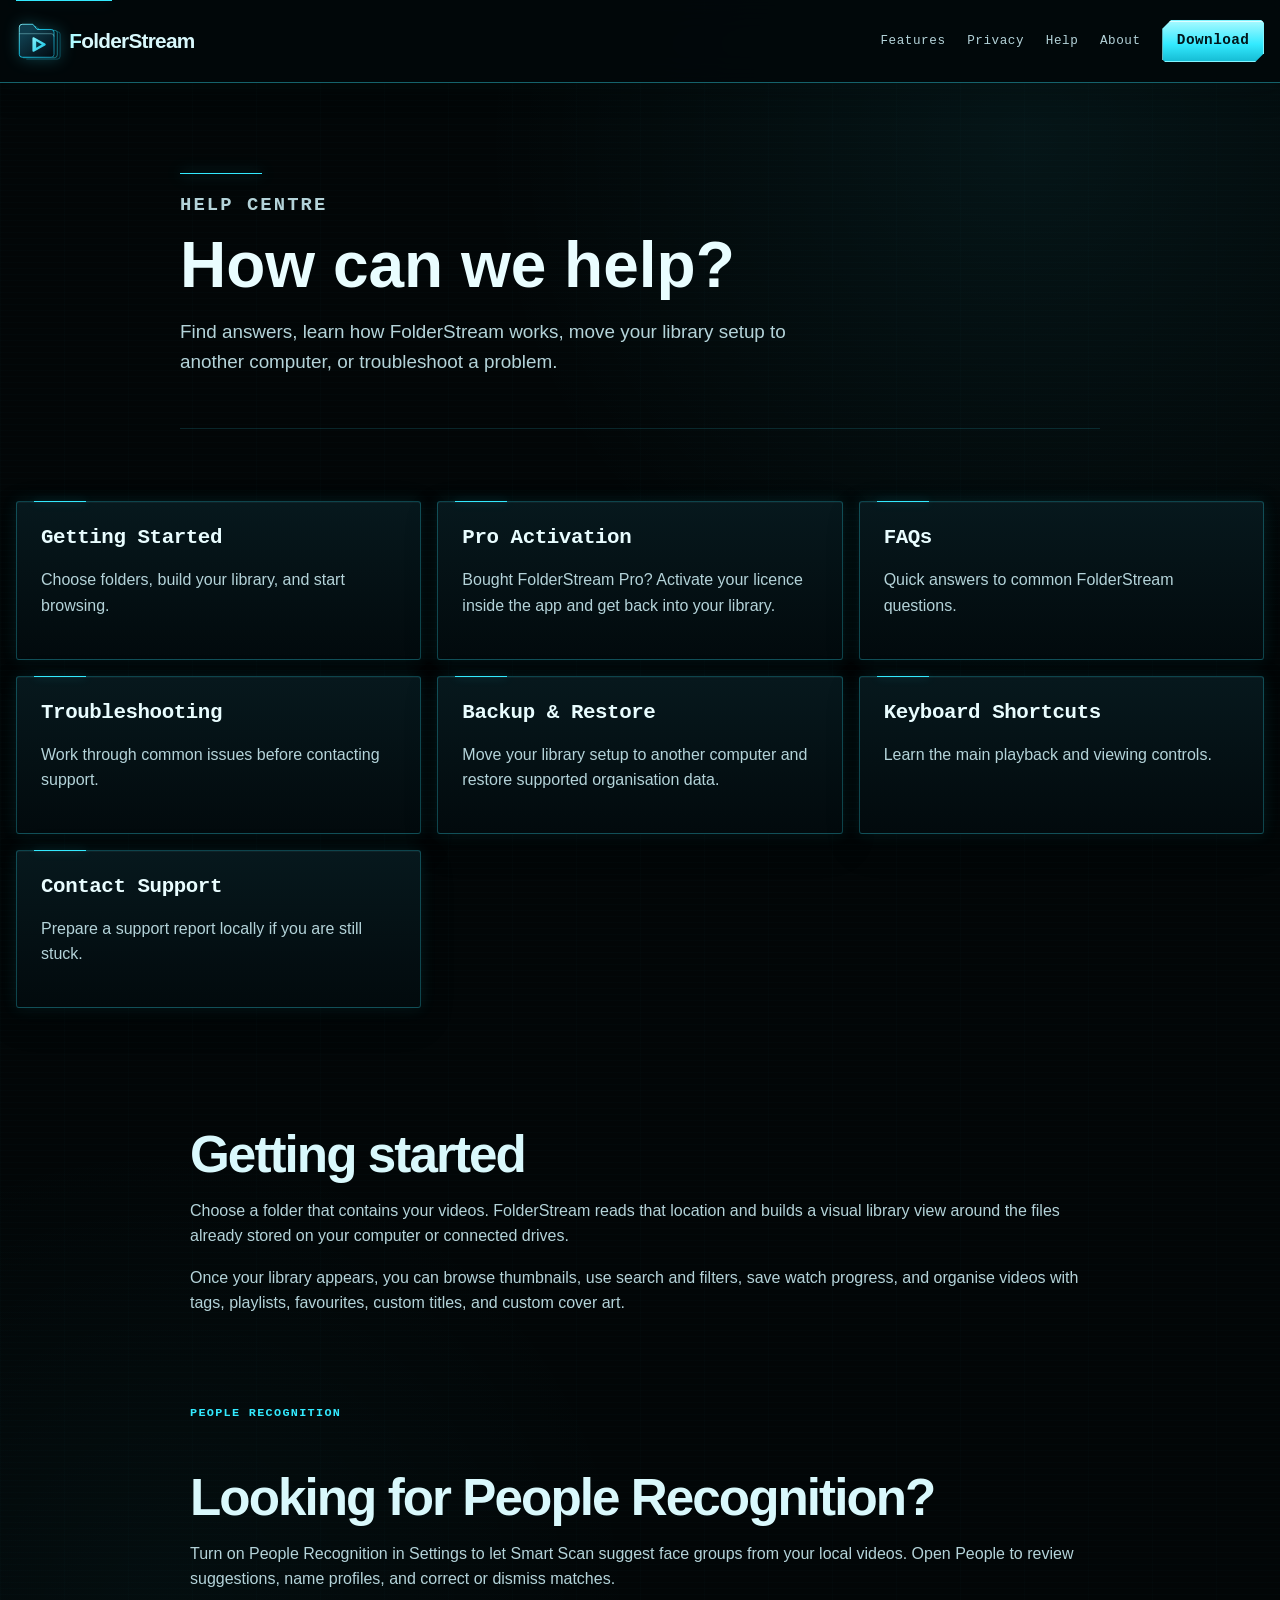
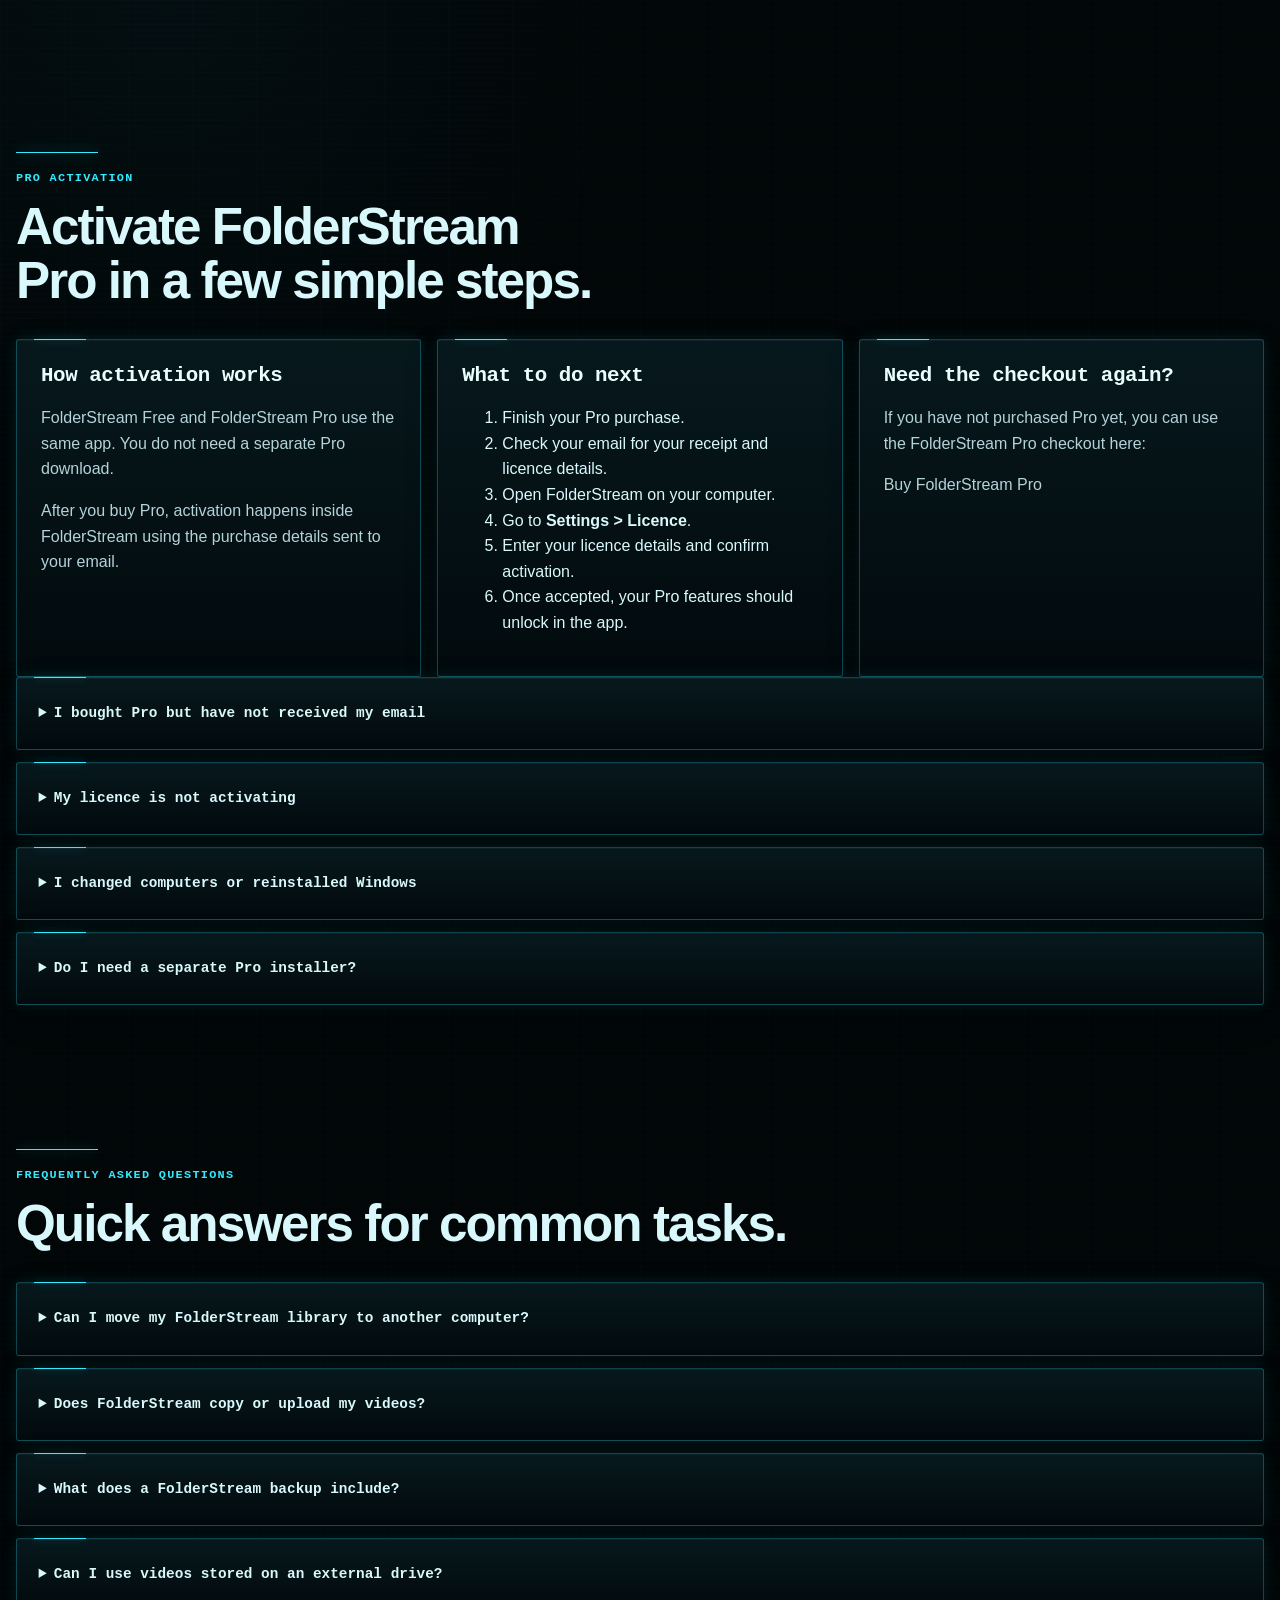
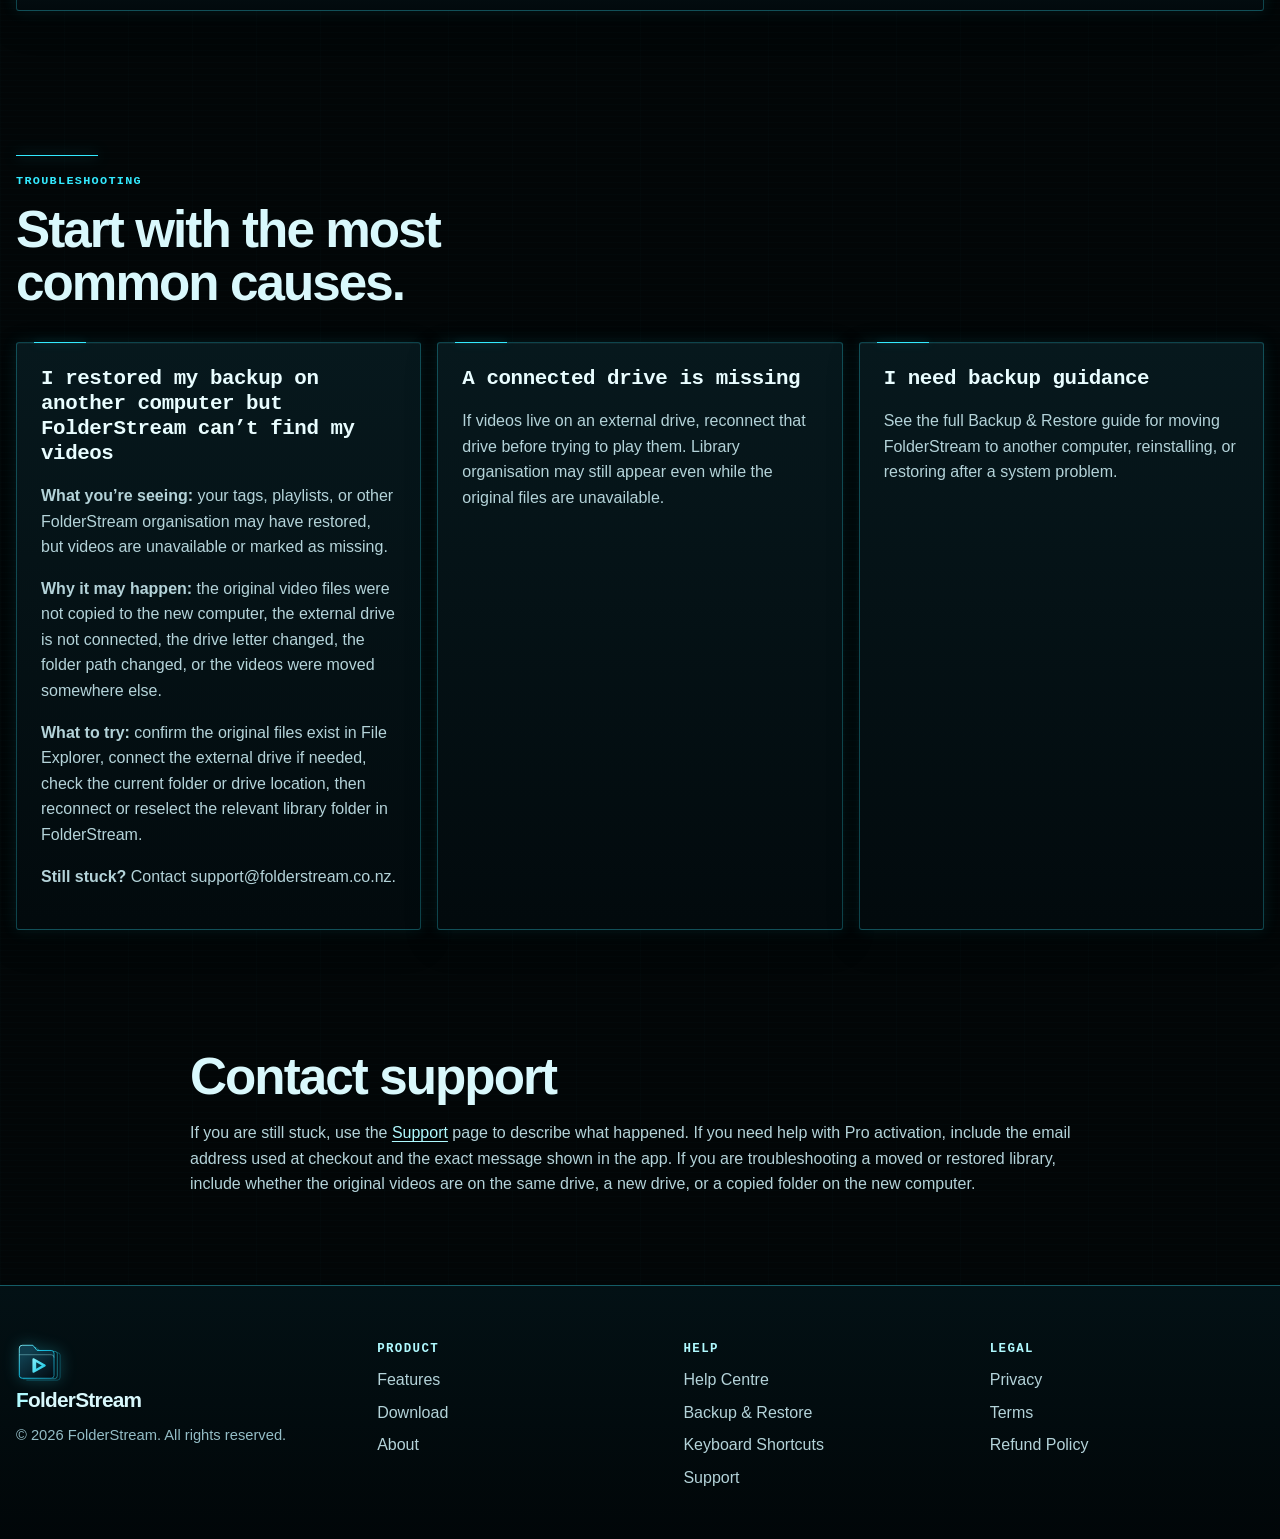
<file: help.html>
<!doctype html>
<html lang="en">
  <head>
    <meta charset="utf-8">
    <meta name="viewport" content="width=device-width, initial-scale=1">
    <meta name="description" content="FolderStream help centre for getting started, moving your library setup to another computer, troubleshooting, backups, shortcuts, and support.">
    <link rel="canonical" href="https://www.folderstream.co.nz/help.html">
    <meta property="og:title" content="Help Centre | FolderStream">
    <meta property="og:description" content="Find answers, troubleshooting steps, and backup guidance for FolderStream.">
    <meta property="og:type" content="website">
    <meta property="og:url" content="https://www.folderstream.co.nz/help.html">
    <meta property="og:site_name" content="FolderStream">
    <meta property="og:image" content="https://www.folderstream.co.nz/assets/img/screenshots/folderstream-sci-fi-hud-dashboard.png">
    <meta name="twitter:card" content="summary_large_image">
    <meta name="twitter:title" content="Help Centre | FolderStream">
    <meta name="twitter:description" content="Find answers, troubleshooting steps, and backup guidance for FolderStream.">
    <meta name="twitter:image" content="https://www.folderstream.co.nz/assets/img/screenshots/folderstream-sci-fi-hud-dashboard.png">
    <title>Help Centre | FolderStream</title>
    <link rel="icon" href="assets/img/folderstream-hud-icon.svg">
    <link rel="stylesheet" href="assets/css/styles.css"><link rel="stylesheet" href="assets/css/hud-theme.css?v=20260915">
    <script defer src="https://cloud.umami.is/script.js" data-website-id="c9979d7a-4e05-4978-8a99-ae5c1a1e30e5"></script>
  </head>
  <body>
    <a class="skip-link" href="#main">Skip to content</a>
    <header class="site-header">
      <div class="nav-wrap">
        <a class="brand" href="index.html"><img src="assets/img/folderstream-hud-icon.svg" alt=""><span>FolderStream</span></a>
        <button class="nav-toggle" type="button" aria-expanded="false" aria-label="Open navigation">Menu</button>
        <nav class="site-nav" aria-label="Primary navigation">
          <a href="features.html">Features</a>
          <a href="privacy.html">Privacy</a>
          <a href="help.html">Help</a>
          <a href="about.html">About</a>
          <a class="button primary small" href="download.html">Download</a>
        </nav>
      </div>
    </header>
    <main id="main">
      <section class="page-hero">
        <p class="eyebrow">Help Centre</p>
        <h1>How can we help?</h1>
        <p>Find answers, learn how FolderStream works, move your library setup to another computer, or troubleshoot a problem.</p>
      </section>

      <section class="section">
        <div class="grid-3">
          <article class="card"><h3><a href="#getting-started">Getting Started</a></h3><p>Choose folders, build your library, and start browsing.</p></article>
          <article class="card"><h3><a href="#pro-activation">Pro Activation</a></h3><p>Bought FolderStream Pro? Activate your licence inside the app and get back into your library.</p></article>
          <article class="card"><h3><a href="#faqs">FAQs</a></h3><p>Quick answers to common FolderStream questions.</p></article>
          <article class="card"><h3><a href="#troubleshooting">Troubleshooting</a></h3><p>Work through common issues before contacting support.</p></article>
          <article class="card"><h3><a href="backup-restore.html">Backup &amp; Restore</a></h3><p>Move your library setup to another computer and restore supported organisation data.</p></article>
          <article class="card"><h3><a href="keyboard-shortcuts.html">Keyboard Shortcuts</a></h3><p>Learn the main playback and viewing controls.</p></article>
          <article class="card"><h3><a href="support.html">Contact Support</a></h3><p>Prepare a support report locally if you are still stuck.</p></article>
        </div>
      </section>

      <section id="getting-started" class="content">
        <h2>Getting started</h2>
        <p>Choose a folder that contains your videos. FolderStream reads that location and builds a visual library view around the files already stored on your computer or connected drives.</p>
        <p>Once your library appears, you can browse thumbnails, use search and filters, save watch progress, and organise videos with tags, playlists, favourites, custom titles, and custom cover art.</p>
      </section>

      <section id="people-recognition" class="content">
        <p class="eyebrow">People Recognition</p>
        <h2>Looking for People Recognition?</h2>
        <p>Turn on People Recognition in Settings to let Smart Scan suggest face groups from your local videos. Open People to review suggestions, name profiles, and correct or dismiss matches.</p>
      </section>

      <section id="pro-activation" class="section">
        <div class="section-heading">
          <p class="eyebrow">Pro activation</p>
          <h2>Activate FolderStream Pro in a few simple steps.</h2>
        </div>
        <div class="grid-3">
          <article class="card">
            <h3>How activation works</h3>
            <p>FolderStream Free and FolderStream Pro use the same app. You do not need a separate Pro download.</p>
            <p>After you buy Pro, activation happens inside FolderStream using the purchase details sent to your email.</p>
          </article>
          <article class="card">
            <h3>What to do next</h3>
            <ol>
              <li>Finish your Pro purchase.</li>
              <li>Check your email for your receipt and licence details.</li>
              <li>Open FolderStream on your computer.</li>
              <li>Go to <strong>Settings &gt; Licence</strong>.</li>
              <li>Enter your licence details and confirm activation.</li>
              <li>Once accepted, your Pro features should unlock in the app.</li>
            </ol>
          </article>
          <article class="card">
            <h3>Need the checkout again?</h3>
            <p>If you have not purchased Pro yet, you can use the FolderStream Pro checkout here:</p>
            <p><a href="https://folderstream.lemonsqueezy.com/checkout/buy/5cca028c-4067-48eb-b115-9d6ecdb3a244">Buy FolderStream Pro</a></p>
          </article>
        </div>
        <div class="faq-list">
          <details>
            <summary>I bought Pro but have not received my email</summary>
            <p>Check your spam, junk, or promotions folder first. If it still has not arrived, contact support and include the email address you used at checkout.</p>
          </details>
          <details>
            <summary>My licence is not activating</summary>
            <p>Check for typing mistakes and make sure you are using the same purchase details sent after checkout. If it still does not work, contact support and include the exact message shown in FolderStream.</p>
          </details>
          <details>
            <summary>I changed computers or reinstalled Windows</summary>
            <p>Install FolderStream again, open <strong>Settings &gt; Licence</strong>, and try your Pro licence on the new setup. If you also moved your library, the <a href="backup-restore.html">Backup &amp; Restore</a> guide will help with that part.</p>
          </details>
          <details>
            <summary>Do I need a separate Pro installer?</summary>
            <p>No. Pro unlocks inside the regular FolderStream app after activation.</p>
          </details>
        </div>
      </section>

      <section id="faqs" class="section">
        <div class="section-heading">
          <p class="eyebrow">Frequently asked questions</p>
          <h2>Quick answers for common tasks.</h2>
        </div>
        <div class="faq-list">
          <details>
            <summary>Can I move my FolderStream library to another computer?</summary>
            <p>Yes. You can create a FolderStream backup and restore your supported library organisation on another computer. Your original video files are not included in that backup, so they must also be copied, connected, or otherwise available on the new computer. If folder or drive locations change, you may need to reconnect them in FolderStream.</p>
          </details>
          <details>
            <summary>Does FolderStream copy or upload my videos?</summary>
            <p>No. FolderStream is designed around local folders and connected drives selected by you. It does not upload your videos to a cloud service.</p>
          </details>
          <details>
            <summary>What does a FolderStream backup include?</summary>
            <p>FolderStream backups are for supported FolderStream library information and organisation data, not the original video files themselves.</p>
          </details>
          <details>
            <summary>Can I use videos stored on an external drive?</summary>
            <p>Yes. FolderStream can work with user-selected folders on connected drives. The drive must be connected for those video files to play.</p>
          </details>
        </div>
      </section>

      <section id="troubleshooting" class="section">
        <div class="section-heading">
          <p class="eyebrow">Troubleshooting</p>
          <h2>Start with the most common causes.</h2>
        </div>
        <div class="grid-3">
          <article class="card">
            <h3>I restored my backup on another computer but FolderStream can&rsquo;t find my videos</h3>
            <p><strong>What you&rsquo;re seeing:</strong> your tags, playlists, or other FolderStream organisation may have restored, but videos are unavailable or marked as missing.</p>
            <p><strong>Why it may happen:</strong> the original video files were not copied to the new computer, the external drive is not connected, the drive letter changed, the folder path changed, or the videos were moved somewhere else.</p>
            <p><strong>What to try:</strong> confirm the original files exist in File Explorer, connect the external drive if needed, check the current folder or drive location, then reconnect or reselect the relevant library folder in FolderStream.</p>
            <p><strong>Still stuck?</strong> Contact <a href="mailto:support@folderstream.co.nz">support@folderstream.co.nz</a>.</p>
          </article>
          <article class="card">
            <h3>A connected drive is missing</h3>
            <p>If videos live on an external drive, reconnect that drive before trying to play them. Library organisation may still appear even while the original files are unavailable.</p>
          </article>
          <article class="card">
            <h3>I need backup guidance</h3>
            <p>See the full <a href="backup-restore.html">Backup &amp; Restore</a> guide for moving FolderStream to another computer, reinstalling, or restoring after a system problem.</p>
          </article>
        </div>
      </section>

      <section class="content">
        <h2>Contact support</h2>
        <p>If you are still stuck, use the <a href="support.html">Support</a> page to describe what happened. If you need help with Pro activation, include the email address used at checkout and the exact message shown in the app. If you are troubleshooting a moved or restored library, include whether the original videos are on the same drive, a new drive, or a copied folder on the new computer.</p>
      </section>
    </main>
    <footer class="site-footer">
      <div class="footer-inner">
        <div class="footer-brand"><a class="brand" href="index.html"><img src="assets/img/folderstream-hud-icon.svg" alt=""><span>FolderStream</span></a><p class="footer-copy">&copy; 2026 FolderStream. All rights reserved.</p></div>
        <div><strong>Product</strong><a href="features.html">Features</a><a href="download.html">Download</a><a href="about.html">About</a></div>
        <div><strong>Help</strong><a href="help.html">Help Centre</a><a href="backup-restore.html">Backup & Restore</a><a href="keyboard-shortcuts.html">Keyboard Shortcuts</a><a href="support.html">Support</a></div>
        <div><strong>Legal</strong><a href="privacy.html">Privacy</a><a href="terms.html">Terms</a><a href="refund-policy.html">Refund Policy</a></div>
      </div>
    </footer>
    <script src="assets/js/main.js" defer></script>
  </body>
</html>
</file>
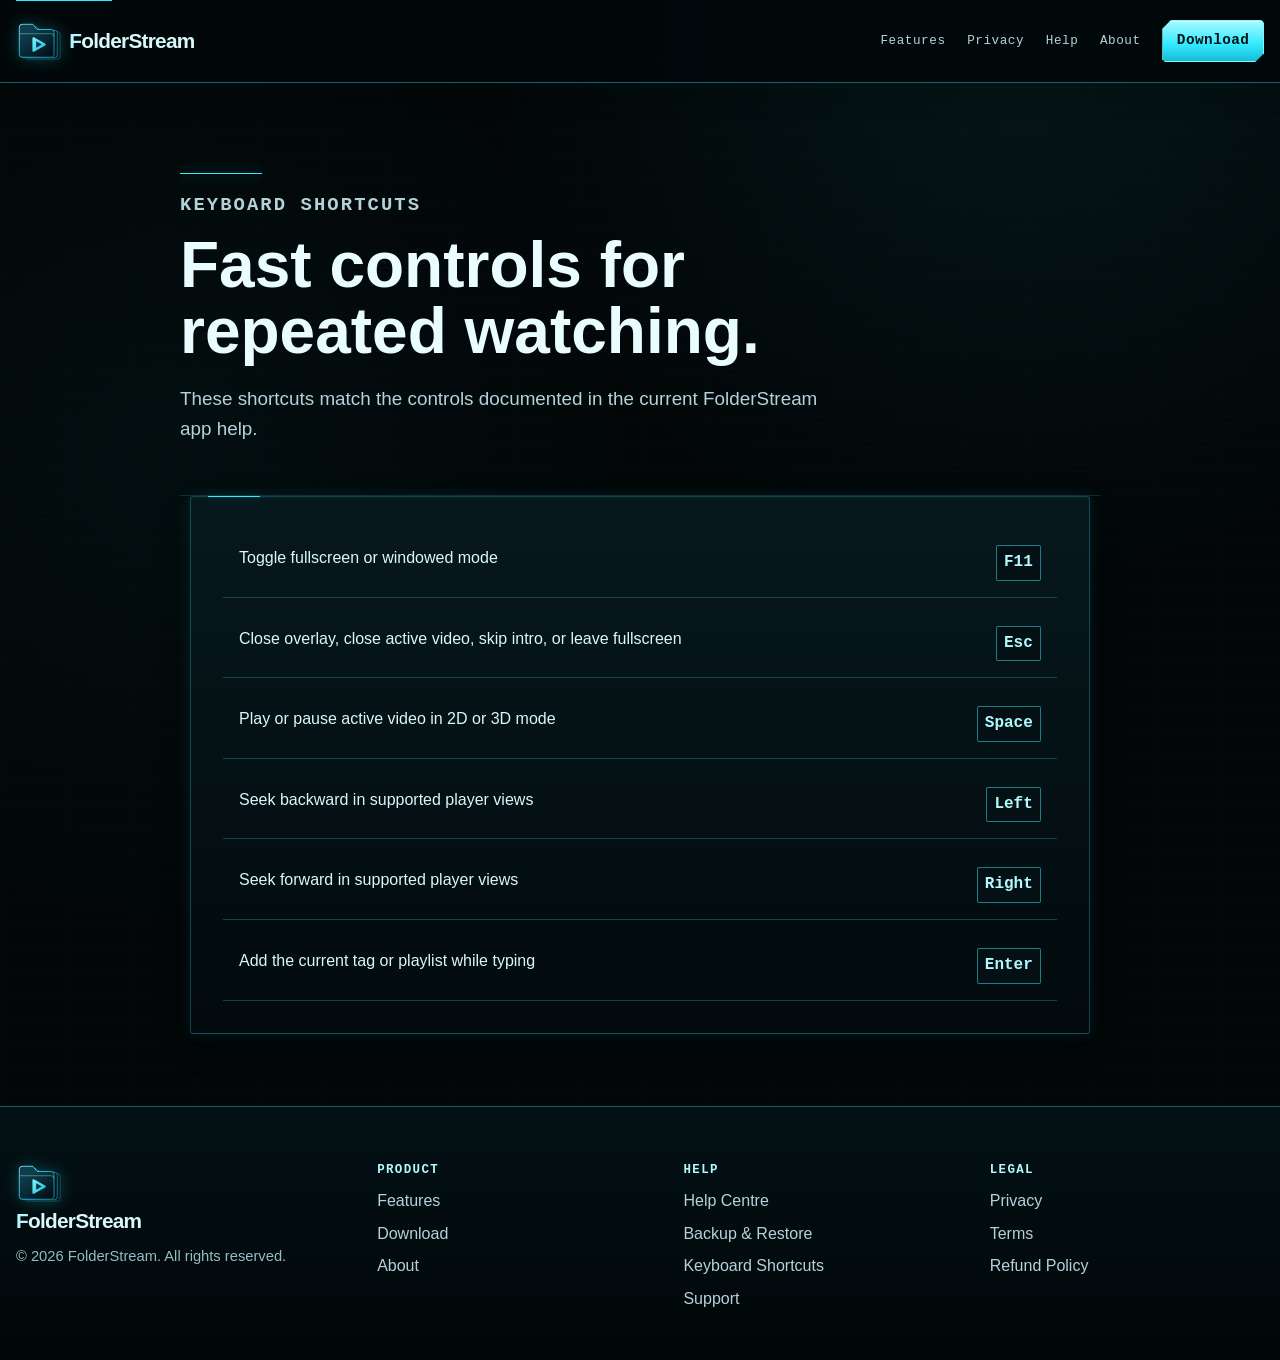
<file: keyboard-shortcuts.html>
<!doctype html><html lang="en"><head><meta charset="utf-8"><meta name="viewport" content="width=device-width, initial-scale=1"><meta name="description" content="Keyboard shortcuts for playback and 3D viewing in FolderStream."><link rel="canonical" href="https://www.folderstream.co.nz/keyboard-shortcuts.html"><meta property="og:title" content="Keyboard Shortcuts | FolderStream"><meta property="og:description" content="Learn the main keyboard shortcuts for playback and viewing in FolderStream."><meta property="og:type" content="website"><meta property="og:url" content="https://www.folderstream.co.nz/keyboard-shortcuts.html"><meta property="og:site_name" content="FolderStream"><meta property="og:image" content="https://www.folderstream.co.nz/assets/img/screenshots/folderstream-sci-fi-hud-dashboard.png"><meta name="twitter:card" content="summary_large_image"><meta name="twitter:title" content="Keyboard Shortcuts | FolderStream"><meta name="twitter:description" content="Learn the main keyboard shortcuts for playback and viewing in FolderStream."><meta name="twitter:image" content="https://www.folderstream.co.nz/assets/img/screenshots/folderstream-sci-fi-hud-dashboard.png"><title>Keyboard Shortcuts | FolderStream</title><link rel="icon" href="assets/img/folderstream-hud-icon.svg"><link rel="stylesheet" href="assets/css/styles.css"><link rel="stylesheet" href="assets/css/hud-theme.css?v=20260915"><script defer src="https://cloud.umami.is/script.js" data-website-id="c9979d7a-4e05-4978-8a99-ae5c1a1e30e5"></script></head><body><header class="site-header"><div class="nav-wrap"><a class="brand" href="index.html"><img src="assets/img/folderstream-hud-icon.svg" alt=""><span>FolderStream</span></a><button class="nav-toggle" type="button" aria-expanded="false" aria-label="Open navigation">Menu</button><nav class="site-nav"><a href="features.html">Features</a><a href="privacy.html">Privacy</a><a href="help.html">Help</a><a href="about.html">About</a><a class="button primary small" href="download.html">Download</a></nav></div></header><main><section class="page-hero"><p class="eyebrow">Keyboard Shortcuts</p><h1>Fast controls for repeated watching.</h1><p>These shortcuts match the controls documented in the current FolderStream app help.</p></section><section class="content"><div class="support-panel kbd-grid"><div class="shortcut"><span>Toggle fullscreen or windowed mode</span><kbd>F11</kbd></div><div class="shortcut"><span>Close overlay, close active video, skip intro, or leave fullscreen</span><kbd>Esc</kbd></div><div class="shortcut"><span>Play or pause active video in 2D or 3D mode</span><kbd>Space</kbd></div><div class="shortcut"><span>Seek backward in supported player views</span><kbd>Left</kbd></div><div class="shortcut"><span>Seek forward in supported player views</span><kbd>Right</kbd></div><div class="shortcut"><span>Add the current tag or playlist while typing</span><kbd>Enter</kbd></div></div></section></main><footer class="site-footer"><div class="footer-inner"><div class="footer-brand"><a class="brand" href="index.html"><img src="assets/img/folderstream-hud-icon.svg" alt=""><span>FolderStream</span></a><p class="footer-copy">&copy; 2026 FolderStream. All rights reserved.</p></div><div><strong>Product</strong><a href="features.html">Features</a><a href="download.html">Download</a><a href="about.html">About</a></div><div><strong>Help</strong><a href="help.html">Help Centre</a><a href="backup-restore.html">Backup & Restore</a><a href="keyboard-shortcuts.html">Keyboard Shortcuts</a><a href="support.html">Support</a></div><div><strong>Legal</strong><a href="privacy.html">Privacy</a><a href="terms.html">Terms</a><a href="refund-policy.html">Refund Policy</a></div></div></footer><script src="assets/js/main.js" defer></script></body></html>
</file>
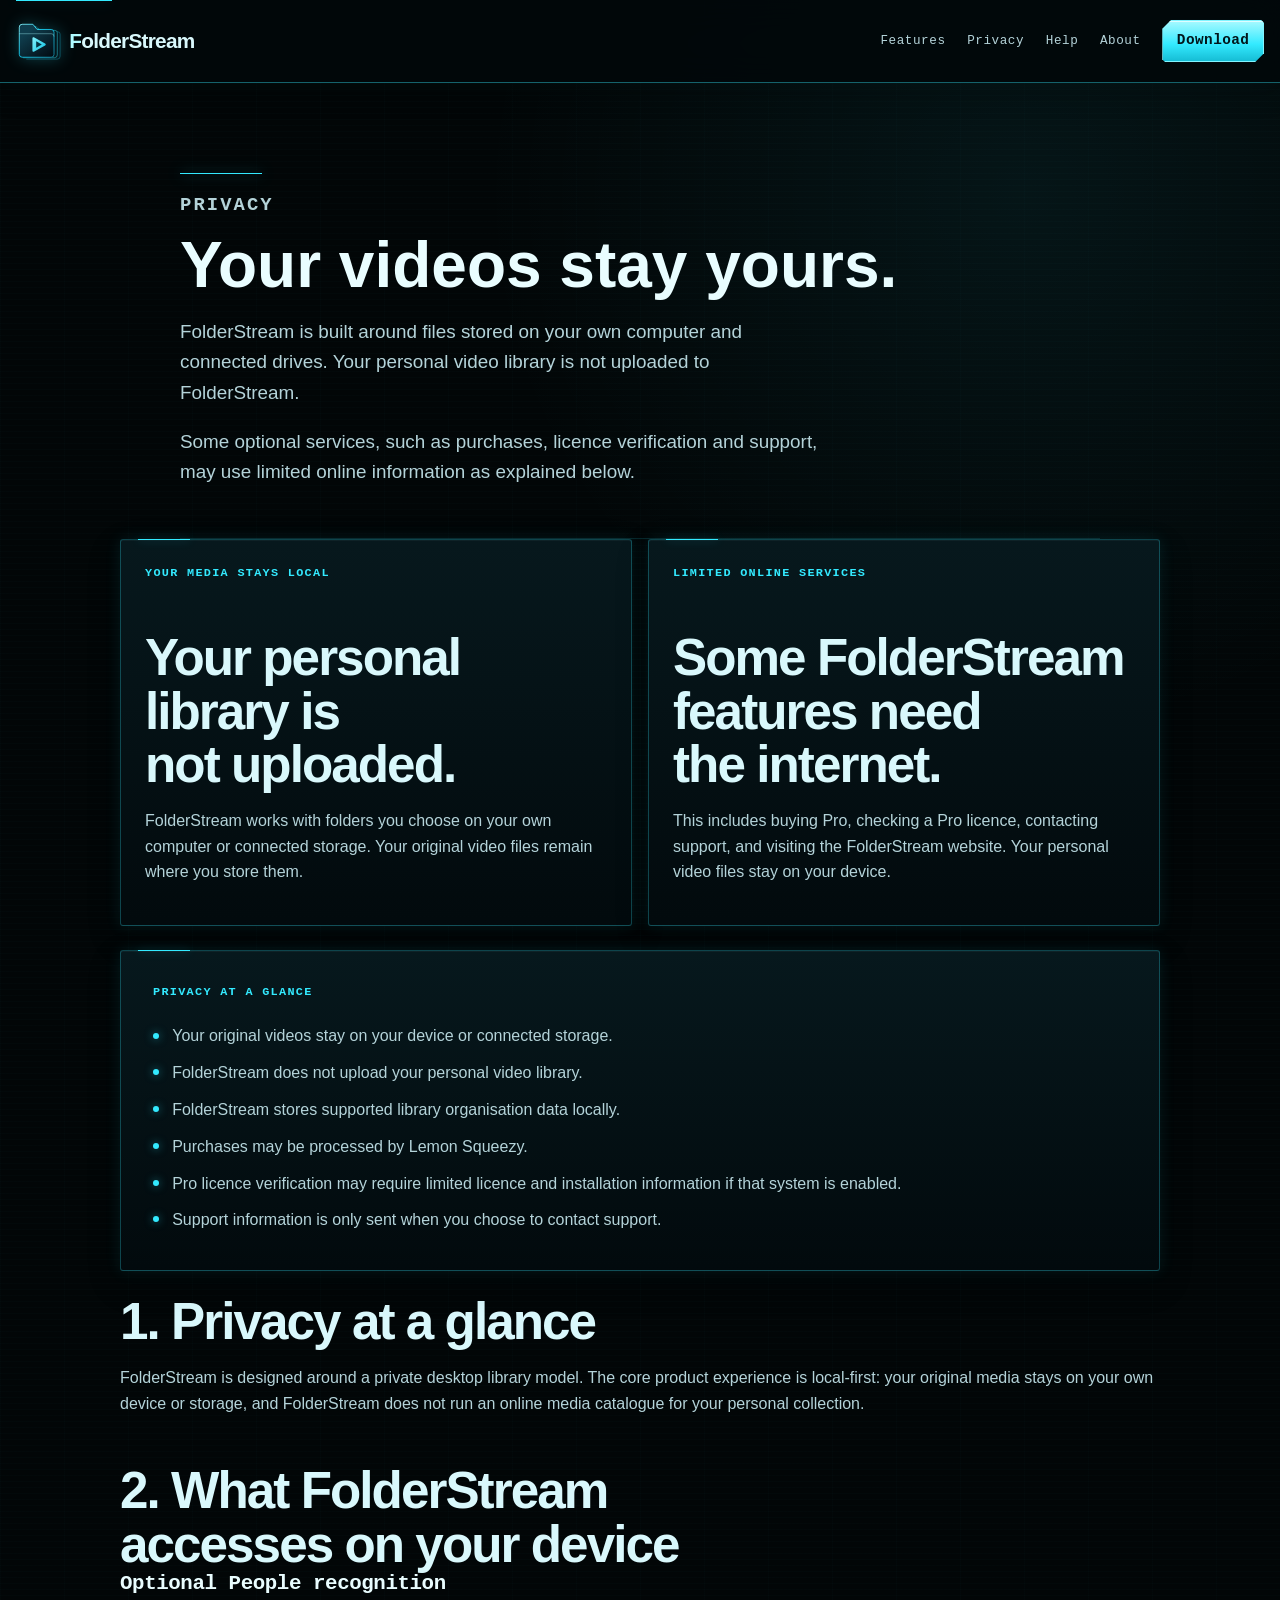
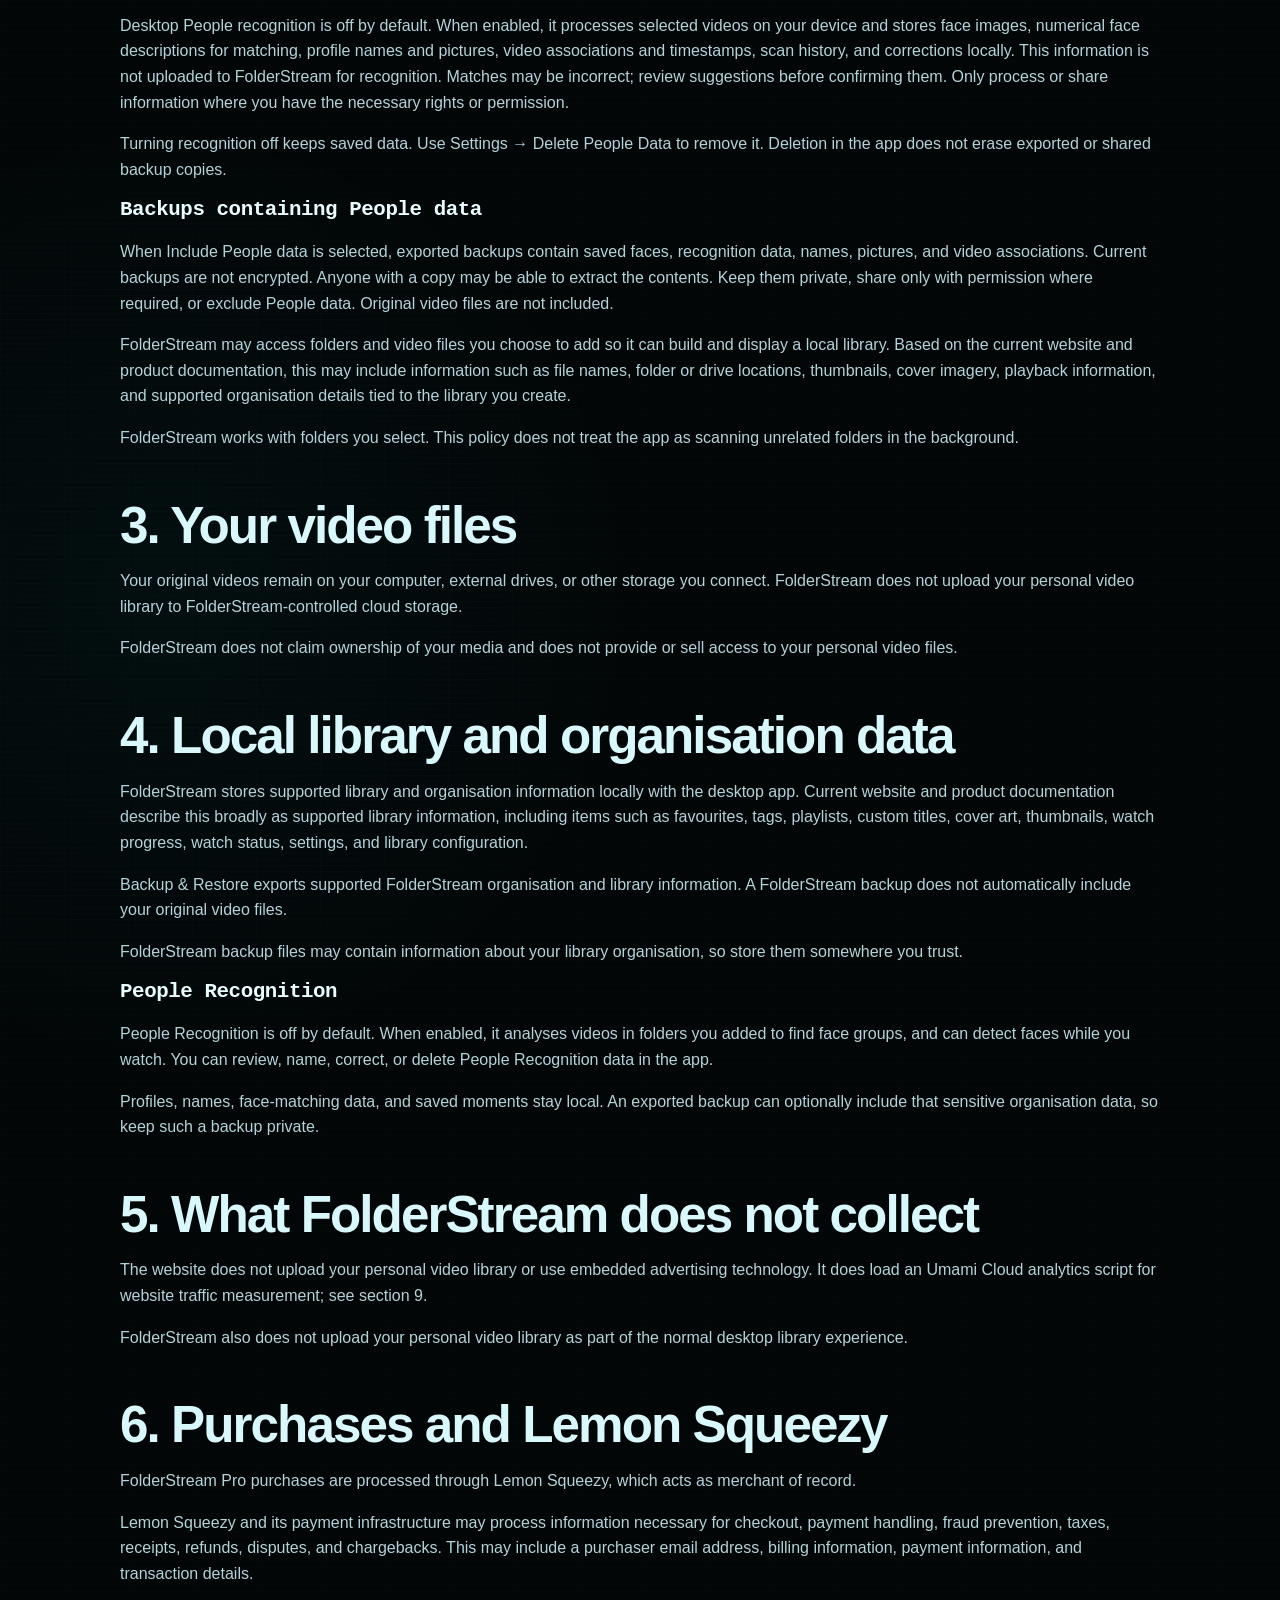
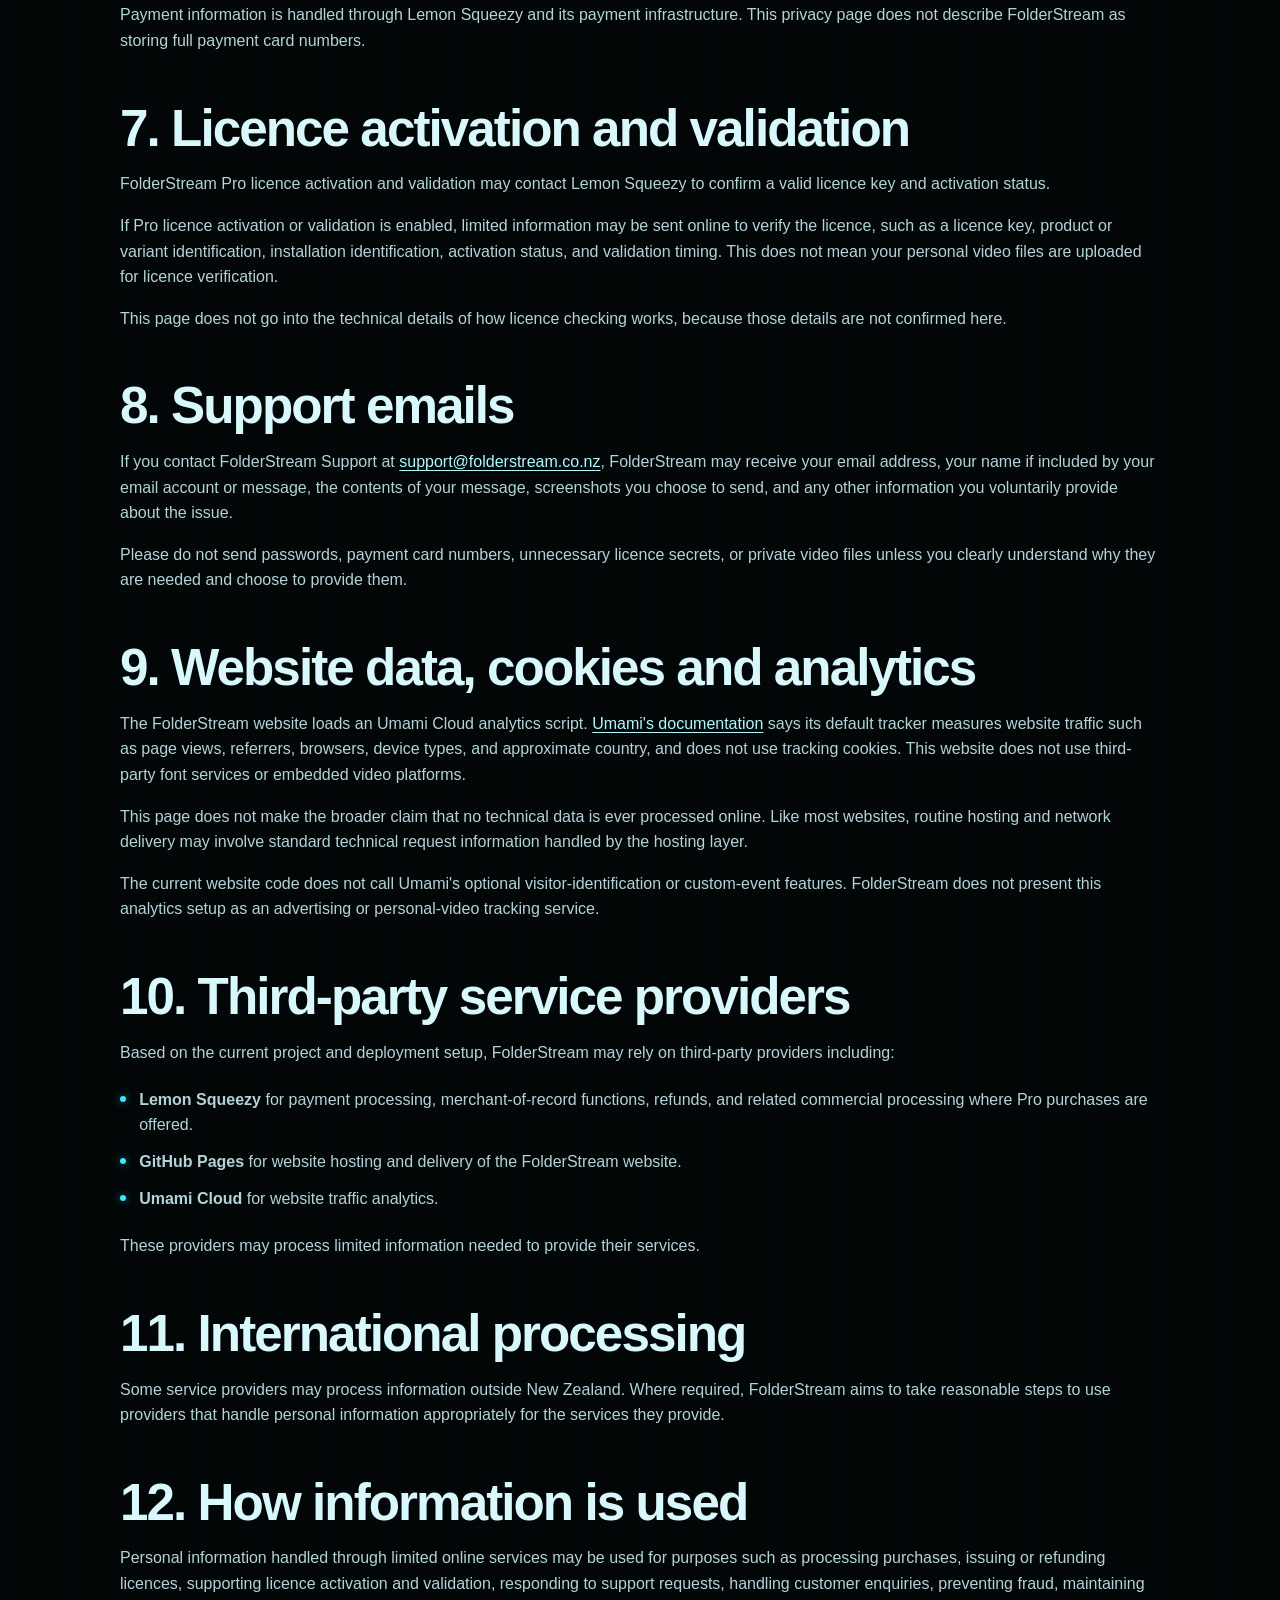
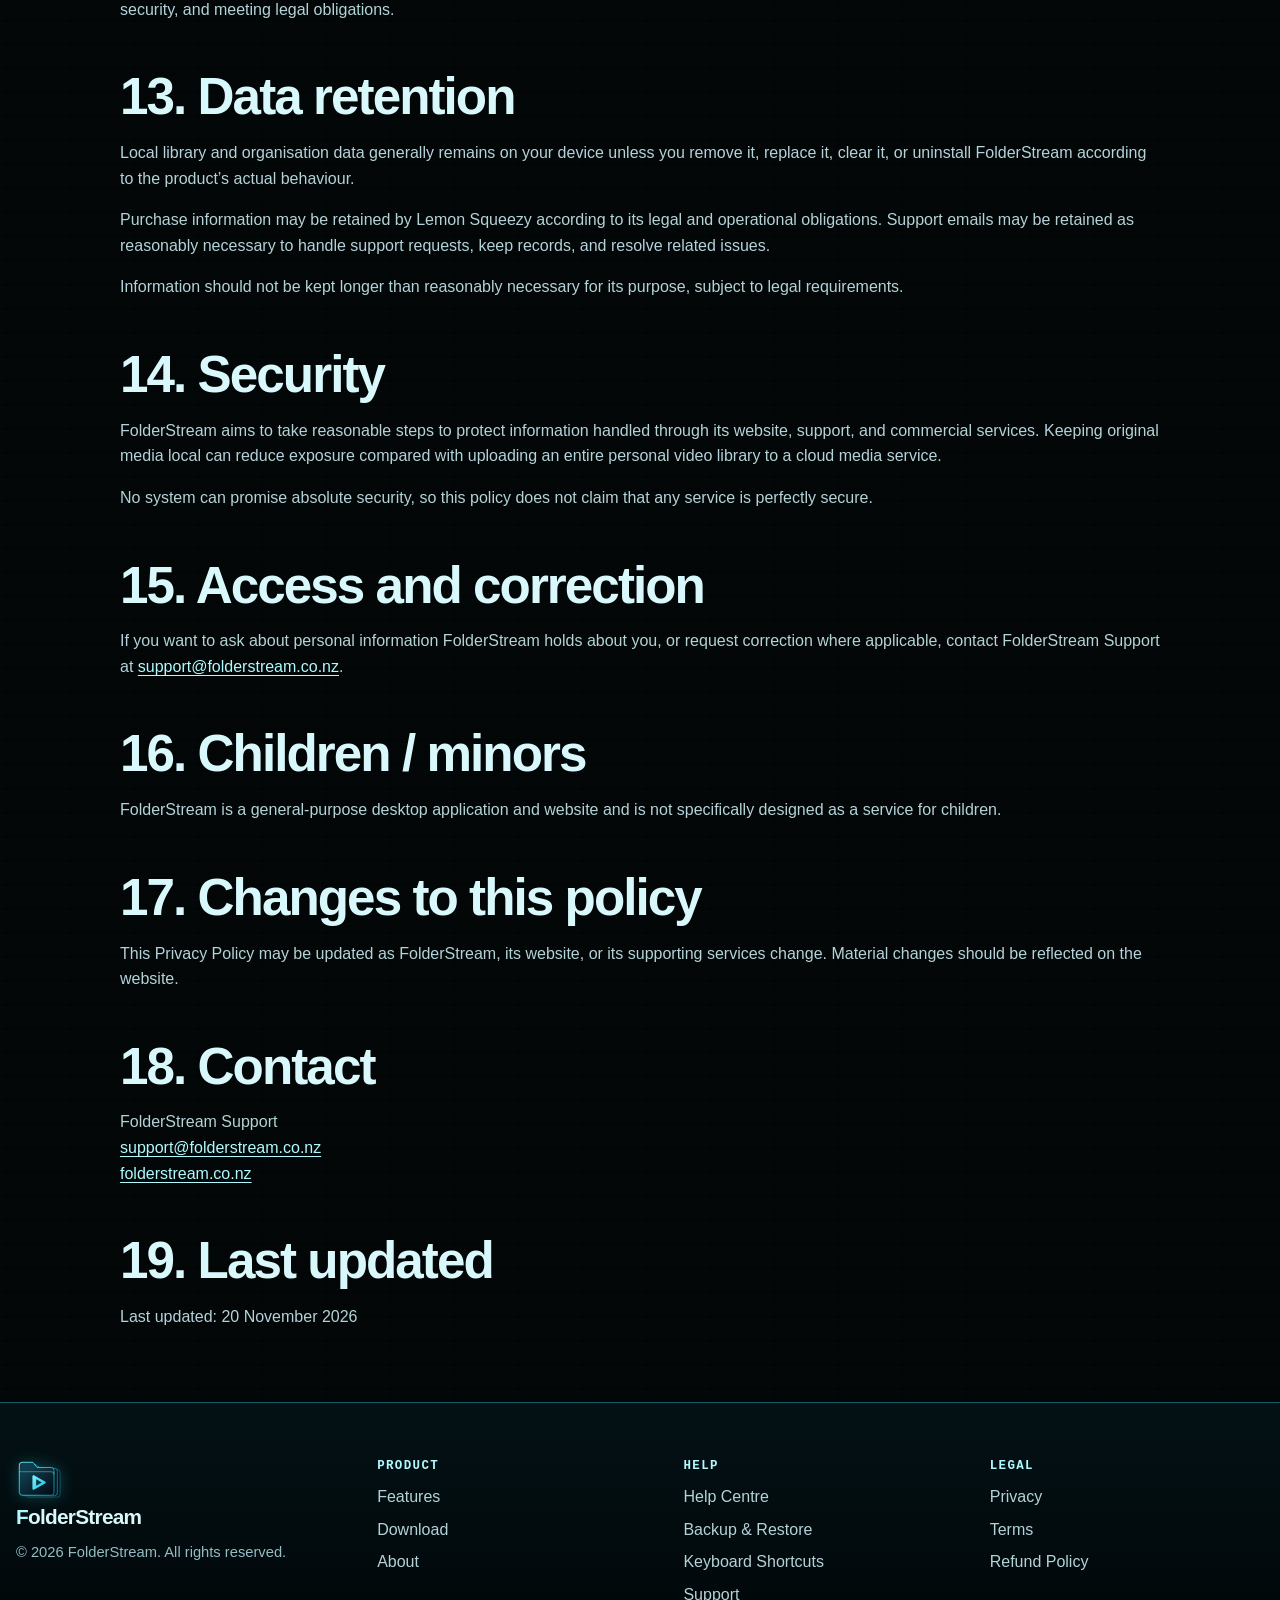
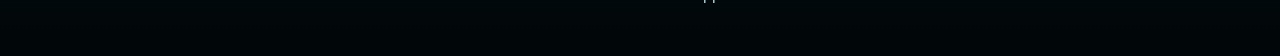
<file: privacy.html>
<!doctype html>
<html lang="en">
  <head>
    <meta charset="utf-8">
    <meta name="viewport" content="width=device-width, initial-scale=1">
    <meta
      name="description"
      content="Learn how FolderStream protects your privacy, keeps your personal video library local, and handles limited information for purchases, licensing and support."
    >
    <link rel="canonical" href="https://www.folderstream.co.nz/privacy.html">
    <meta property="og:title" content="FolderStream Privacy Policy">
    <meta
      property="og:description"
      content="Learn how FolderStream protects your privacy, keeps your personal video library local, and handles limited information for purchases, licensing and support."
    >
    <meta property="og:type" content="website">
    <meta property="og:url" content="https://www.folderstream.co.nz/privacy.html">
    <meta property="og:site_name" content="FolderStream">
    <meta
      property="og:image"
      content="https://www.folderstream.co.nz/assets/img/screenshots/folderstream-sci-fi-hud-dashboard.png"
    >
    <meta name="twitter:card" content="summary_large_image">
    <meta name="twitter:title" content="FolderStream Privacy Policy">
    <meta
      name="twitter:description"
      content="Learn how FolderStream protects your privacy, keeps your personal video library local, and handles limited information for purchases, licensing and support."
    >
    <meta
      name="twitter:image"
      content="https://www.folderstream.co.nz/assets/img/screenshots/folderstream-sci-fi-hud-dashboard.png"
    >
    <title>FolderStream Privacy Policy</title>
    <link rel="icon" href="assets/img/folderstream-hud-icon.svg">
    <link rel="stylesheet" href="assets/css/styles.css"><link rel="stylesheet" href="assets/css/hud-theme.css?v=20260915">
    <script defer src="https://cloud.umami.is/script.js" data-website-id="c9979d7a-4e05-4978-8a99-ae5c1a1e30e5"></script>
  </head>
  <body>
    <header class="site-header">
      <div class="nav-wrap">
        <a class="brand" href="index.html">
          <img src="assets/img/folderstream-hud-icon.svg" alt="">
          <span>FolderStream</span>
        </a>
        <button class="nav-toggle" type="button" aria-expanded="false" aria-label="Open navigation">Menu</button>
        <nav class="site-nav">
          <a href="features.html">Features</a>
          <a href="privacy.html">Privacy</a>
          <a href="help.html">Help</a>
          <a href="about.html">About</a>
          <a class="button primary small" href="download.html">Download</a>
        </nav>
      </div>
    </header>

    <main>
      <section class="page-hero">
        <p class="eyebrow">Privacy</p>
        <h1>Your videos stay yours.</h1>
        <p>
          FolderStream is built around files stored on your own computer and connected drives. Your personal video library is not uploaded to FolderStream.
        </p>
        <p>
          Some optional services, such as purchases, licence verification and support, may use limited online information as explained below.
        </p>
      </section>

      <section class="content privacy-content">
        <div class="grid-2 privacy-callouts">
          <section class="card privacy-callout">
            <p class="eyebrow">Your Media Stays Local</p>
            <h2>Your personal library is not uploaded.</h2>
            <p>
              FolderStream works with folders you choose on your own computer or connected storage. Your original video files remain where you store them.
            </p>
          </section>
          <section class="card privacy-callout">
            <p class="eyebrow">Limited Online Services</p>
            <h2>Some FolderStream features need the internet.</h2>
            <p>
              This includes buying Pro, checking a Pro licence, contacting support, and visiting the FolderStream website. Your personal video files stay on your device.
            </p>
          </section>
        </div>

        <section class="card privacy-summary-card">
          <p class="eyebrow">Privacy At A Glance</p>
          <ul class="feature-list privacy-summary-list">
            <li>Your original videos stay on your device or connected storage.</li>
            <li>FolderStream does not upload your personal video library.</li>
            <li>FolderStream stores supported library organisation data locally.</li>
            <li>Purchases may be processed by Lemon Squeezy.</li>
            <li>Pro licence verification may require limited licence and installation information if that system is enabled.</li>
            <li>Support information is only sent when you choose to contact support.</li>
          </ul>
        </section>

        <section class="privacy-policy">
          <h2>1. Privacy at a glance</h2>
          <p>
            FolderStream is designed around a private desktop library model. The core product experience is local-first: your original media stays on your own device or storage, and FolderStream does not run an online media catalogue for your personal collection.
          </p>

          <h2>2. What FolderStream accesses on your device</h2>
          <h3>Optional People recognition</h3>
          <p>Desktop People recognition is off by default. When enabled, it processes selected videos on your device and stores face images, numerical face descriptions for matching, profile names and pictures, video associations and timestamps, scan history, and corrections locally. This information is not uploaded to FolderStream for recognition. Matches may be incorrect; review suggestions before confirming them. Only process or share information where you have the necessary rights or permission.</p>
          <p>Turning recognition off keeps saved data. Use Settings → Delete People Data to remove it. Deletion in the app does not erase exported or shared backup copies.</p>
          <h3>Backups containing People data</h3>
          <p>When Include People data is selected, exported backups contain saved faces, recognition data, names, pictures, and video associations. Current backups are not encrypted. Anyone with a copy may be able to extract the contents. Keep them private, share only with permission where required, or exclude People data. Original video files are not included.</p>
          <p>
            FolderStream may access folders and video files you choose to add so it can build and display a local library. Based on the current website and product documentation, this may include information such as file names, folder or drive locations, thumbnails, cover imagery, playback information, and supported organisation details tied to the library you create.
          </p>
          <p>
            FolderStream works with folders you select. This policy does not treat the app as scanning unrelated folders in the background.
          </p>

          <h2>3. Your video files</h2>
          <p>
            Your original videos remain on your computer, external drives, or other storage you connect. FolderStream does not upload your personal video library to FolderStream-controlled cloud storage.
          </p>
          <p>
            FolderStream does not claim ownership of your media and does not provide or sell access to your personal video files.
          </p>

          <h2>4. Local library and organisation data</h2>
          <p>
            FolderStream stores supported library and organisation information locally with the desktop app. Current website and product documentation describe this broadly as supported library information, including items such as favourites, tags, playlists, custom titles, cover art, thumbnails, watch progress, watch status, settings, and library configuration.
          </p>
          <p>
            Backup &amp; Restore exports supported FolderStream organisation and library information. A FolderStream backup does not automatically include your original video files.
          </p>
          <p>
            FolderStream backup files may contain information about your library organisation, so store them somewhere you trust.
          </p>
          <h3>People Recognition</h3>
          <p>
            People Recognition is off by default. When enabled, it analyses videos in folders you added to find face groups, and can detect faces while you watch. You can review, name, correct, or delete People Recognition data in the app.
          </p>
          <p>
            Profiles, names, face-matching data, and saved moments stay local. An exported backup can optionally include that sensitive organisation data, so keep such a backup private.
          </p>

          <h2>5. What FolderStream does not collect</h2>
          <p>
            The website does not upload your personal video library or use embedded advertising technology. It does load an Umami Cloud analytics script for website traffic measurement; see section 9.
          </p>
          <p>
            FolderStream also does not upload your personal video library as part of the normal desktop library experience.
          </p>

          <h2>6. Purchases and Lemon Squeezy</h2>
          <p>
            FolderStream Pro purchases are processed through Lemon Squeezy, which acts as merchant of record.
          </p>
          <p>
            Lemon Squeezy and its payment infrastructure may process information necessary for checkout, payment handling, fraud prevention, taxes, receipts, refunds, disputes, and chargebacks. This may include a purchaser email address, billing information, payment information, and transaction details.
          </p>
          <p>
            Payment information is handled through Lemon Squeezy and its payment infrastructure. This privacy page does not describe FolderStream as storing full payment card numbers.
          </p>

          <h2>7. Licence activation and validation</h2>
          <p>
            FolderStream Pro licence activation and validation may contact Lemon Squeezy to confirm a valid licence key and activation status.
          </p>
          <p>
            If Pro licence activation or validation is enabled, limited information may be sent online to verify the licence, such as a licence key, product or variant identification, installation identification, activation status, and validation timing. This does not mean your personal video files are uploaded for licence verification.
          </p>
          <p>
            This page does not go into the technical details of how licence checking works, because those details are not confirmed here.
          </p>

          <h2>8. Support emails</h2>
          <p>
            If you contact FolderStream Support at <a href="mailto:support@folderstream.co.nz">support@folderstream.co.nz</a>, FolderStream may receive your email address, your name if included by your email account or message, the contents of your message, screenshots you choose to send, and any other information you voluntarily provide about the issue.
          </p>
          <p>
            Please do not send passwords, payment card numbers, unnecessary licence secrets, or private video files unless you clearly understand why they are needed and choose to provide them.
          </p>

          <h2>9. Website data, cookies and analytics</h2>
          <p>
            The FolderStream website loads an Umami Cloud analytics script. <a href="https://docs.umami.is/docs/faq">Umami's documentation</a> says its default tracker measures website traffic such as page views, referrers, browsers, device types, and approximate country, and does not use tracking cookies. This website does not use third-party font services or embedded video platforms.
          </p>
          <p>
            This page does not make the broader claim that no technical data is ever processed online. Like most websites, routine hosting and network delivery may involve standard technical request information handled by the hosting layer.
          </p>
          <p>
            The current website code does not call Umami's optional visitor-identification or custom-event features. FolderStream does not present this analytics setup as an advertising or personal-video tracking service.
          </p>

          <h2>10. Third-party service providers</h2>
          <p>
            Based on the current project and deployment setup, FolderStream may rely on third-party providers including:
          </p>
          <ul class="feature-list privacy-provider-list">
            <li><strong>Lemon Squeezy</strong> for payment processing, merchant-of-record functions, refunds, and related commercial processing where Pro purchases are offered.</li>
            <li><strong>GitHub Pages</strong> for website hosting and delivery of the FolderStream website.</li>
            <li><strong>Umami Cloud</strong> for website traffic analytics.</li>
          </ul>
          <p>
            These providers may process limited information needed to provide their services.
          </p>

          <h2>11. International processing</h2>
          <p>
            Some service providers may process information outside New Zealand. Where required, FolderStream aims to take reasonable steps to use providers that handle personal information appropriately for the services they provide.
          </p>

          <h2>12. How information is used</h2>
          <p>
            Personal information handled through limited online services may be used for purposes such as processing purchases, issuing or refunding licences, supporting licence activation and validation, responding to support requests, handling customer enquiries, preventing fraud, maintaining security, and meeting legal obligations.
          </p>

          <h2>13. Data retention</h2>
          <p>
            Local library and organisation data generally remains on your device unless you remove it, replace it, clear it, or uninstall FolderStream according to the product&rsquo;s actual behaviour.
          </p>
          <p>
            Purchase information may be retained by Lemon Squeezy according to its legal and operational obligations. Support emails may be retained as reasonably necessary to handle support requests, keep records, and resolve related issues.
          </p>
          <p>
            Information should not be kept longer than reasonably necessary for its purpose, subject to legal requirements.
          </p>

          <h2>14. Security</h2>
          <p>
            FolderStream aims to take reasonable steps to protect information handled through its website, support, and commercial services. Keeping original media local can reduce exposure compared with uploading an entire personal video library to a cloud media service.
          </p>
          <p>
            No system can promise absolute security, so this policy does not claim that any service is perfectly secure.
          </p>

          <h2>15. Access and correction</h2>
          <p>
            If you want to ask about personal information FolderStream holds about you, or request correction where applicable, contact FolderStream Support at <a href="mailto:support@folderstream.co.nz">support@folderstream.co.nz</a>.
          </p>

          <h2>16. Children / minors</h2>
          <p>
            FolderStream is a general-purpose desktop application and website and is not specifically designed as a service for children.
          </p>

          <h2>17. Changes to this policy</h2>
          <p>
            This Privacy Policy may be updated as FolderStream, its website, or its supporting services change. Material changes should be reflected on the website.
          </p>

          <h2>18. Contact</h2>
          <p>
            FolderStream Support<br>
            <a href="mailto:support@folderstream.co.nz">support@folderstream.co.nz</a><br>
            <a href="https://www.folderstream.co.nz/">folderstream.co.nz</a>
          </p>

          <h2>19. Last updated</h2>
          <p>Last updated: 20 November 2026</p>
        </section>
      </section>
    </main>

    <footer class="site-footer">
      <div class="footer-inner">
        <div class="footer-brand">
          <a class="brand" href="index.html">
            <img src="assets/img/folderstream-hud-icon.svg" alt="">
            <span>FolderStream</span>
          </a>
          <p class="footer-copy">&copy; 2026 FolderStream. All rights reserved.</p>
        </div>
        <div>
          <strong>Product</strong>
          <a href="features.html">Features</a>
          <a href="download.html">Download</a>
          <a href="about.html">About</a>
        </div>
        <div>
          <strong>Help</strong>
          <a href="help.html">Help Centre</a>
          <a href="backup-restore.html">Backup &amp; Restore</a>
          <a href="keyboard-shortcuts.html">Keyboard Shortcuts</a>
          <a href="support.html">Support</a>
        </div>
        <div>
          <strong>Legal</strong>
          <a href="privacy.html">Privacy</a>
          <a href="terms.html">Terms</a>
          <a href="refund-policy.html">Refund Policy</a>
        </div>
      </div>
    </footer>

    <script src="assets/js/main.js" defer></script>
  </body>
</html>
</file>
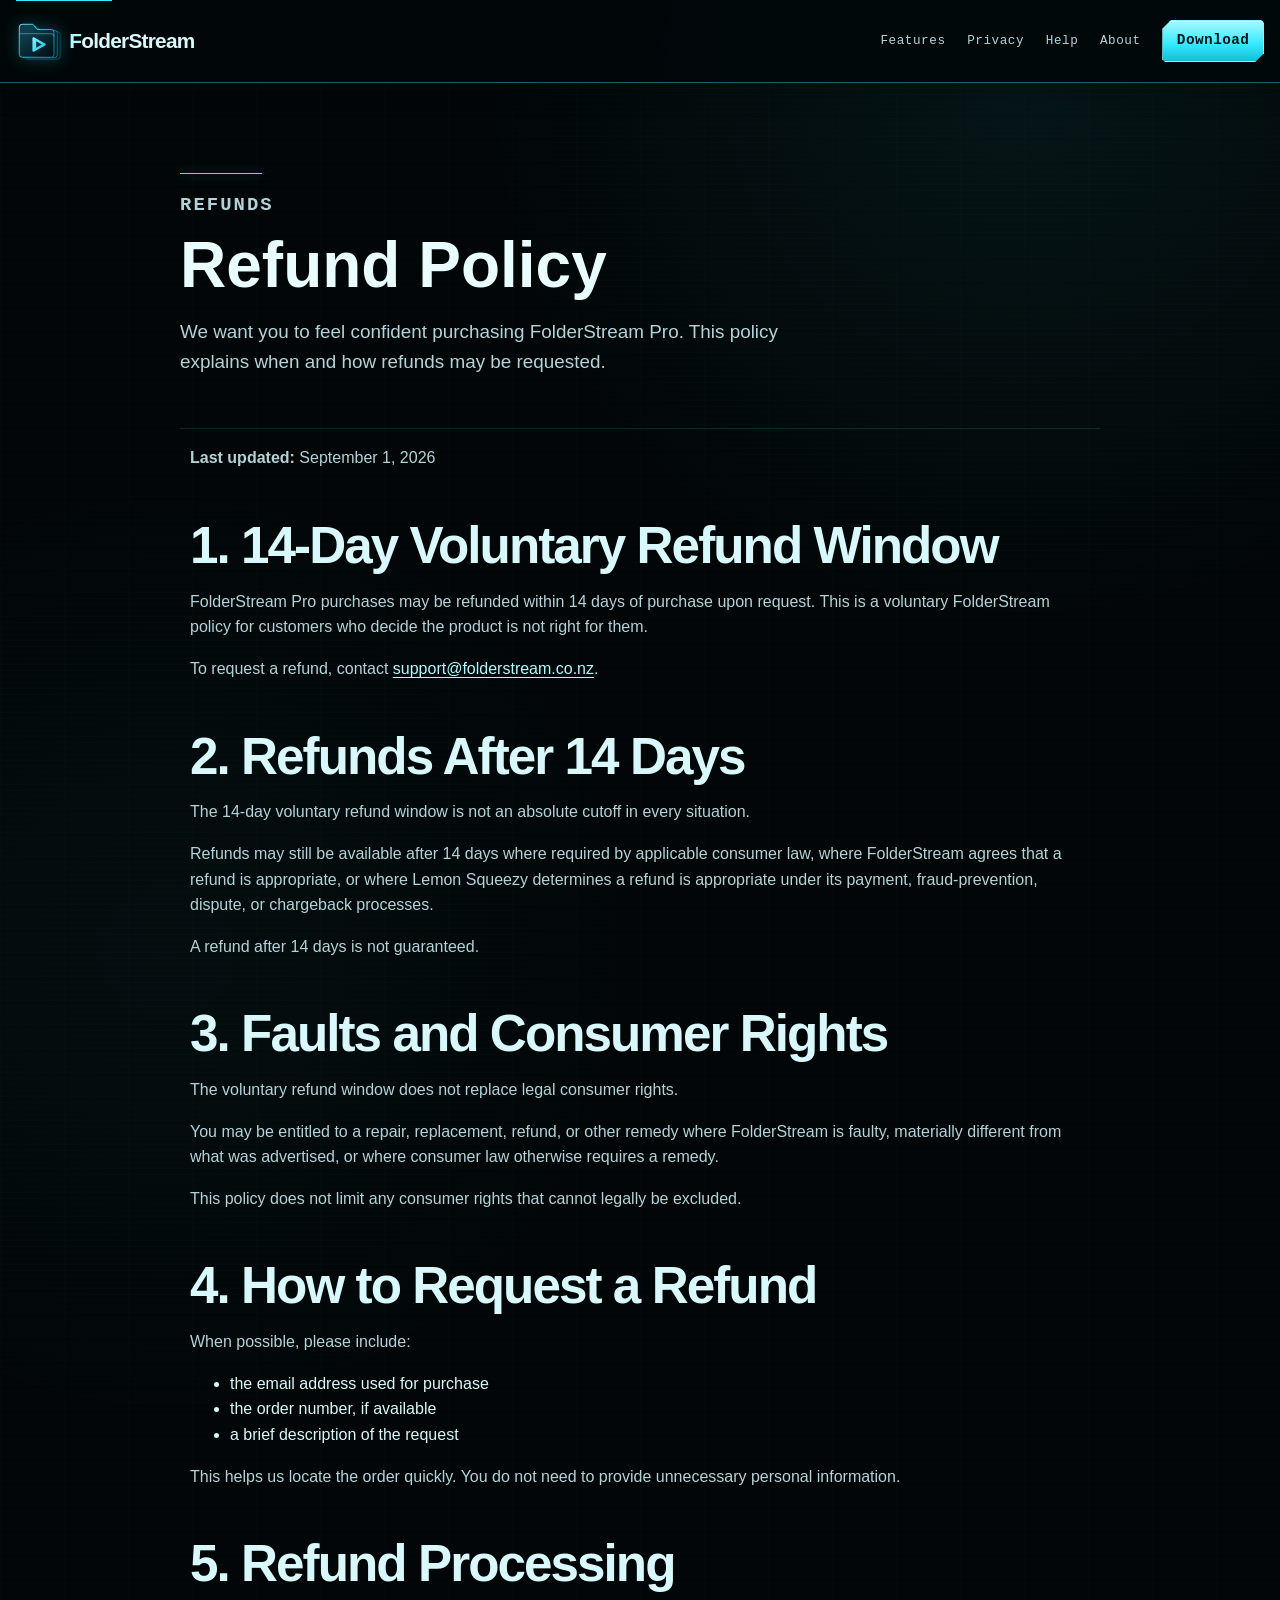
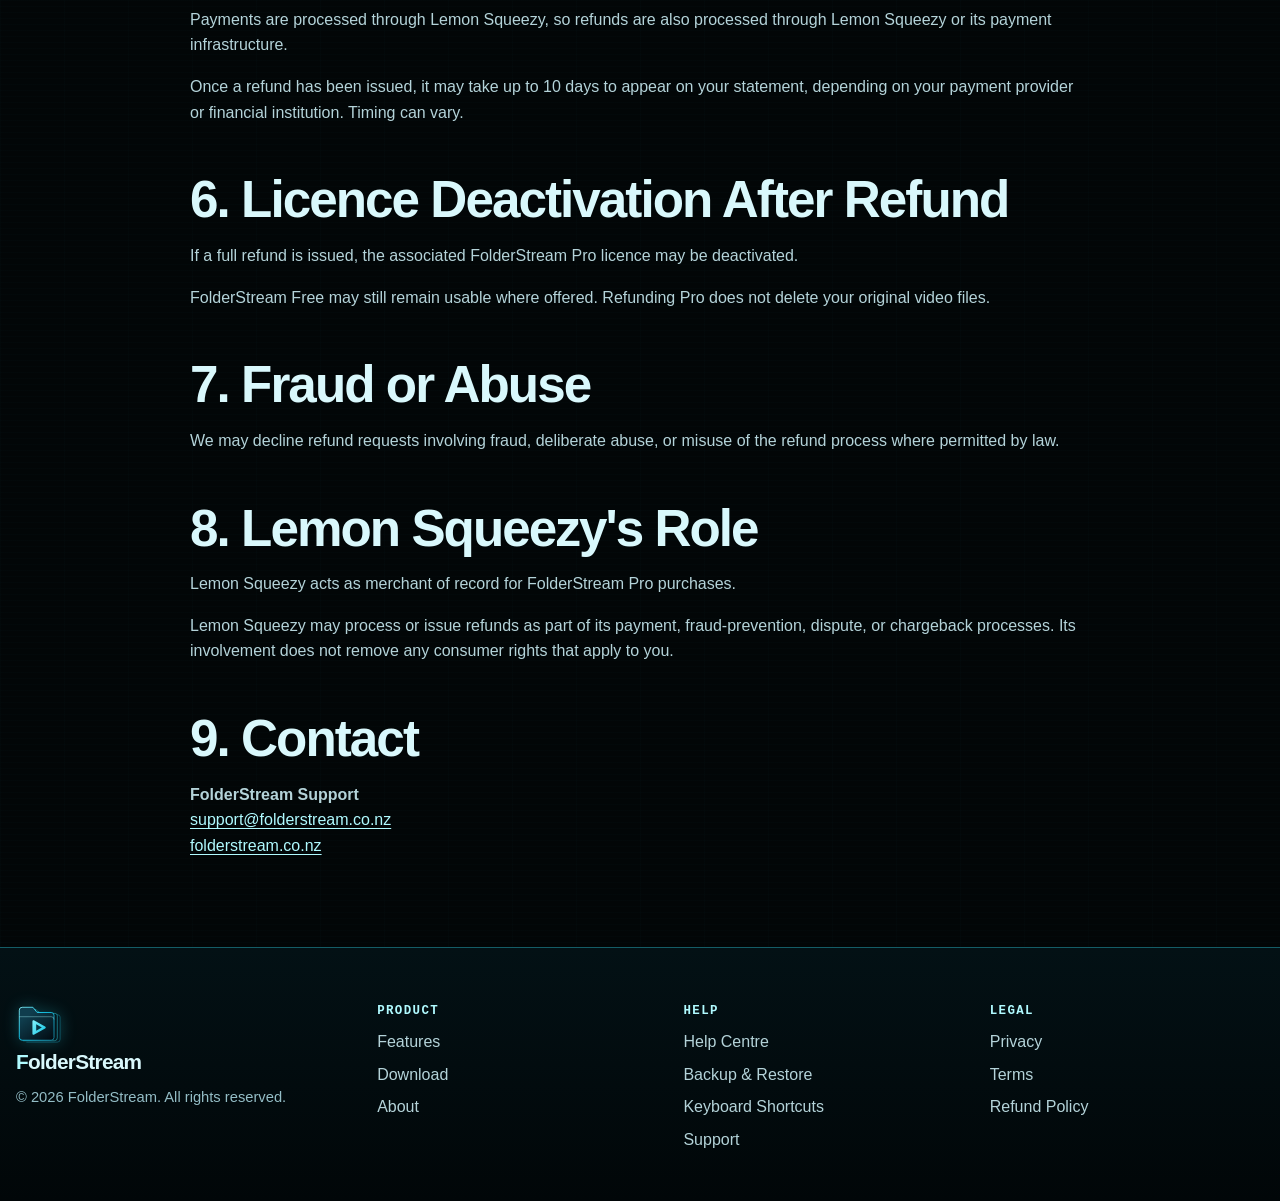
<file: refund-policy.html>
<!doctype html>
<html lang="en">
<head>
  <meta charset="utf-8">
  <meta name="viewport" content="width=device-width, initial-scale=1">
  <meta name="description" content="FolderStream Pro refund policy, including the 14-day voluntary refund period, Lemon Squeezy refund processing, and applicable consumer rights.">
  <link rel="canonical" href="https://www.folderstream.co.nz/refund-policy.html">
  <meta property="og:title" content="FolderStream Refund Policy">
  <meta property="og:description" content="FolderStream Pro refund policy, including the 14-day voluntary refund period, Lemon Squeezy refund processing, and applicable consumer rights.">
  <meta property="og:type" content="website">
  <meta property="og:url" content="https://www.folderstream.co.nz/refund-policy.html">
  <meta property="og:site_name" content="FolderStream">
  <meta property="og:image" content="https://www.folderstream.co.nz/assets/img/screenshots/folderstream-sci-fi-hud-dashboard.png">
  <meta name="twitter:card" content="summary_large_image">
  <meta name="twitter:title" content="FolderStream Refund Policy">
  <meta name="twitter:description" content="FolderStream Pro refund policy, including the 14-day voluntary refund period, Lemon Squeezy refund processing, and applicable consumer rights.">
  <meta name="twitter:image" content="https://www.folderstream.co.nz/assets/img/screenshots/folderstream-sci-fi-hud-dashboard.png">
  <title>FolderStream Refund Policy</title>
  <link rel="icon" href="assets/img/folderstream-hud-icon.svg">
  <link rel="stylesheet" href="assets/css/styles.css"><link rel="stylesheet" href="assets/css/hud-theme.css?v=20260915">
  <script defer src="https://cloud.umami.is/script.js" data-website-id="c9979d7a-4e05-4978-8a99-ae5c1a1e30e5"></script>
</head>
<body>
  <a class="skip-link" href="#main">Skip to content</a>
  <header class="site-header">
    <div class="nav-wrap">
      <a class="brand" href="index.html">
        <img src="assets/img/folderstream-hud-icon.svg" alt="">
        <span>FolderStream</span>
      </a>
      <button class="nav-toggle" type="button" aria-expanded="false" aria-label="Open navigation">Menu</button>
      <nav class="site-nav" aria-label="Primary navigation">
        <a href="features.html">Features</a>
        <a href="privacy.html">Privacy</a>
        <a href="help.html">Help</a>
        <a href="about.html">About</a>
        <a class="button primary small" href="download.html">Download</a>
      </nav>
    </div>
  </header>
  <main id="main">
    <section class="page-hero">
      <p class="eyebrow">Refunds</p>
      <h1>Refund Policy</h1>
      <p>We want you to feel confident purchasing FolderStream Pro. This policy explains when and how refunds may be requested.</p>
    </section>

    <section class="content">
      <p><strong>Last updated:</strong> September 1, 2026</p>

      <h2>1. 14-Day Voluntary Refund Window</h2>
      <p>FolderStream Pro purchases may be refunded within 14 days of purchase upon request. This is a voluntary FolderStream policy for customers who decide the product is not right for them.</p>
      <p>To request a refund, contact <a href="mailto:support@folderstream.co.nz">support@folderstream.co.nz</a>.</p>

      <h2>2. Refunds After 14 Days</h2>
      <p>The 14-day voluntary refund window is not an absolute cutoff in every situation.</p>
      <p>Refunds may still be available after 14 days where required by applicable consumer law, where FolderStream agrees that a refund is appropriate, or where Lemon Squeezy determines a refund is appropriate under its payment, fraud-prevention, dispute, or chargeback processes.</p>
      <p>A refund after 14 days is not guaranteed.</p>

      <h2>3. Faults and Consumer Rights</h2>
      <p>The voluntary refund window does not replace legal consumer rights.</p>
      <p>You may be entitled to a repair, replacement, refund, or other remedy where FolderStream is faulty, materially different from what was advertised, or where consumer law otherwise requires a remedy.</p>
      <p>This policy does not limit any consumer rights that cannot legally be excluded.</p>

      <h2>4. How to Request a Refund</h2>
      <p>When possible, please include:</p>
      <ul>
        <li>the email address used for purchase</li>
        <li>the order number, if available</li>
        <li>a brief description of the request</li>
      </ul>
      <p>This helps us locate the order quickly. You do not need to provide unnecessary personal information.</p>

      <h2>5. Refund Processing</h2>
      <p>Payments are processed through Lemon Squeezy, so refunds are also processed through Lemon Squeezy or its payment infrastructure.</p>
      <p>Once a refund has been issued, it may take up to 10 days to appear on your statement, depending on your payment provider or financial institution. Timing can vary.</p>

      <h2>6. Licence Deactivation After Refund</h2>
      <p>If a full refund is issued, the associated FolderStream Pro licence may be deactivated.</p>
      <p>FolderStream Free may still remain usable where offered. Refunding Pro does not delete your original video files.</p>

      <h2>7. Fraud or Abuse</h2>
      <p>We may decline refund requests involving fraud, deliberate abuse, or misuse of the refund process where permitted by law.</p>

      <h2>8. Lemon Squeezy's Role</h2>
      <p>Lemon Squeezy acts as merchant of record for FolderStream Pro purchases.</p>
      <p>Lemon Squeezy may process or issue refunds as part of its payment, fraud-prevention, dispute, or chargeback processes. Its involvement does not remove any consumer rights that apply to you.</p>

      <h2>9. Contact</h2>
      <p><strong>FolderStream Support</strong><br>
      <a href="mailto:support@folderstream.co.nz">support@folderstream.co.nz</a><br>
      <a href="https://folderstream.co.nz">folderstream.co.nz</a></p>
    </section>
  </main>
  <footer class="site-footer">
    <div class="footer-inner">
      <div class="footer-brand">
        <a class="brand" href="index.html"><img src="assets/img/folderstream-hud-icon.svg" alt=""><span>FolderStream</span></a>
        <p class="footer-copy">&copy; 2026 FolderStream. All rights reserved.</p>
      </div>
      <div>
        <strong>Product</strong>
        <a href="features.html">Features</a>
        <a href="download.html">Download</a>
        <a href="about.html">About</a>
      </div>
      <div>
        <strong>Help</strong>
        <a href="help.html">Help Centre</a>
        <a href="backup-restore.html">Backup &amp; Restore</a>
        <a href="keyboard-shortcuts.html">Keyboard Shortcuts</a>
        <a href="support.html">Support</a>
      </div>
      <div>
        <strong>Legal</strong>
        <a href="privacy.html">Privacy</a>
        <a href="terms.html">Terms</a>
        <a href="refund-policy.html">Refund Policy</a>
      </div>
    </div>
  </footer>
  <script src="assets/js/main.js" defer></script>
</body>
</html>
</file>
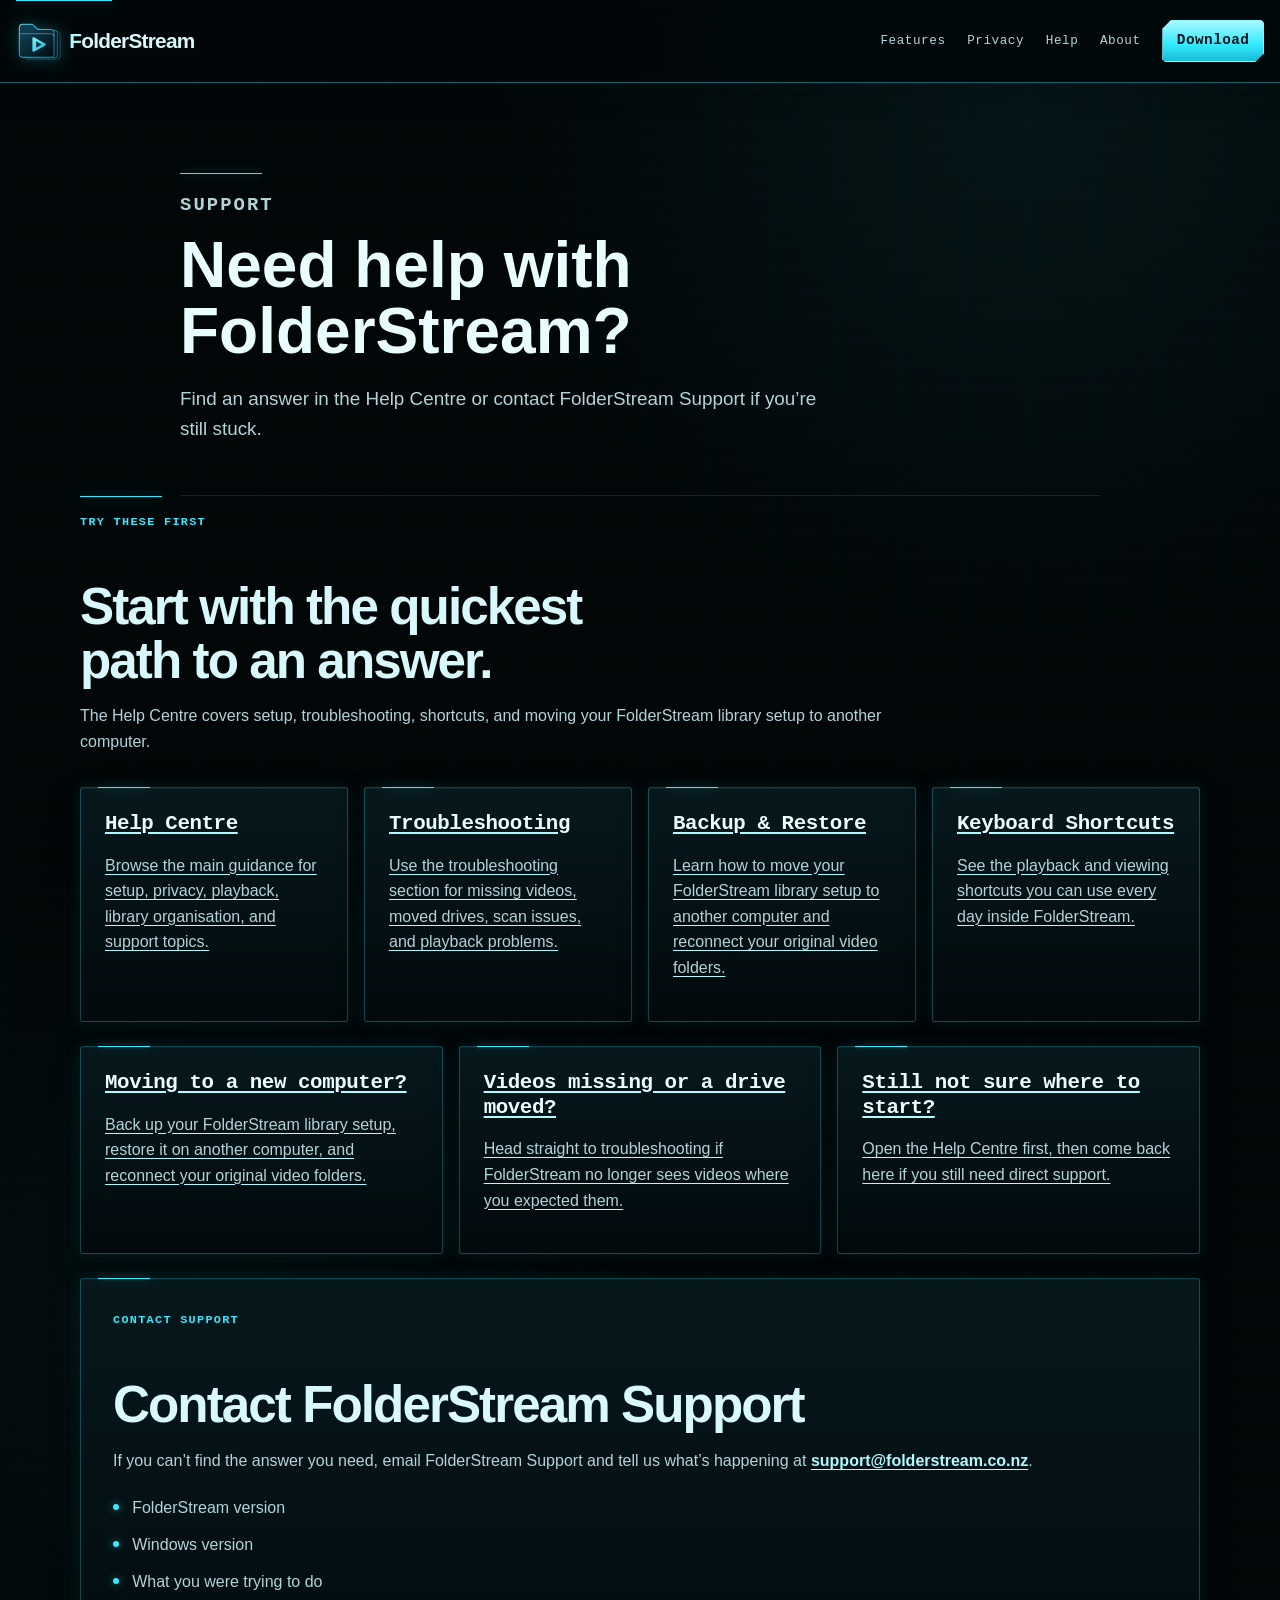
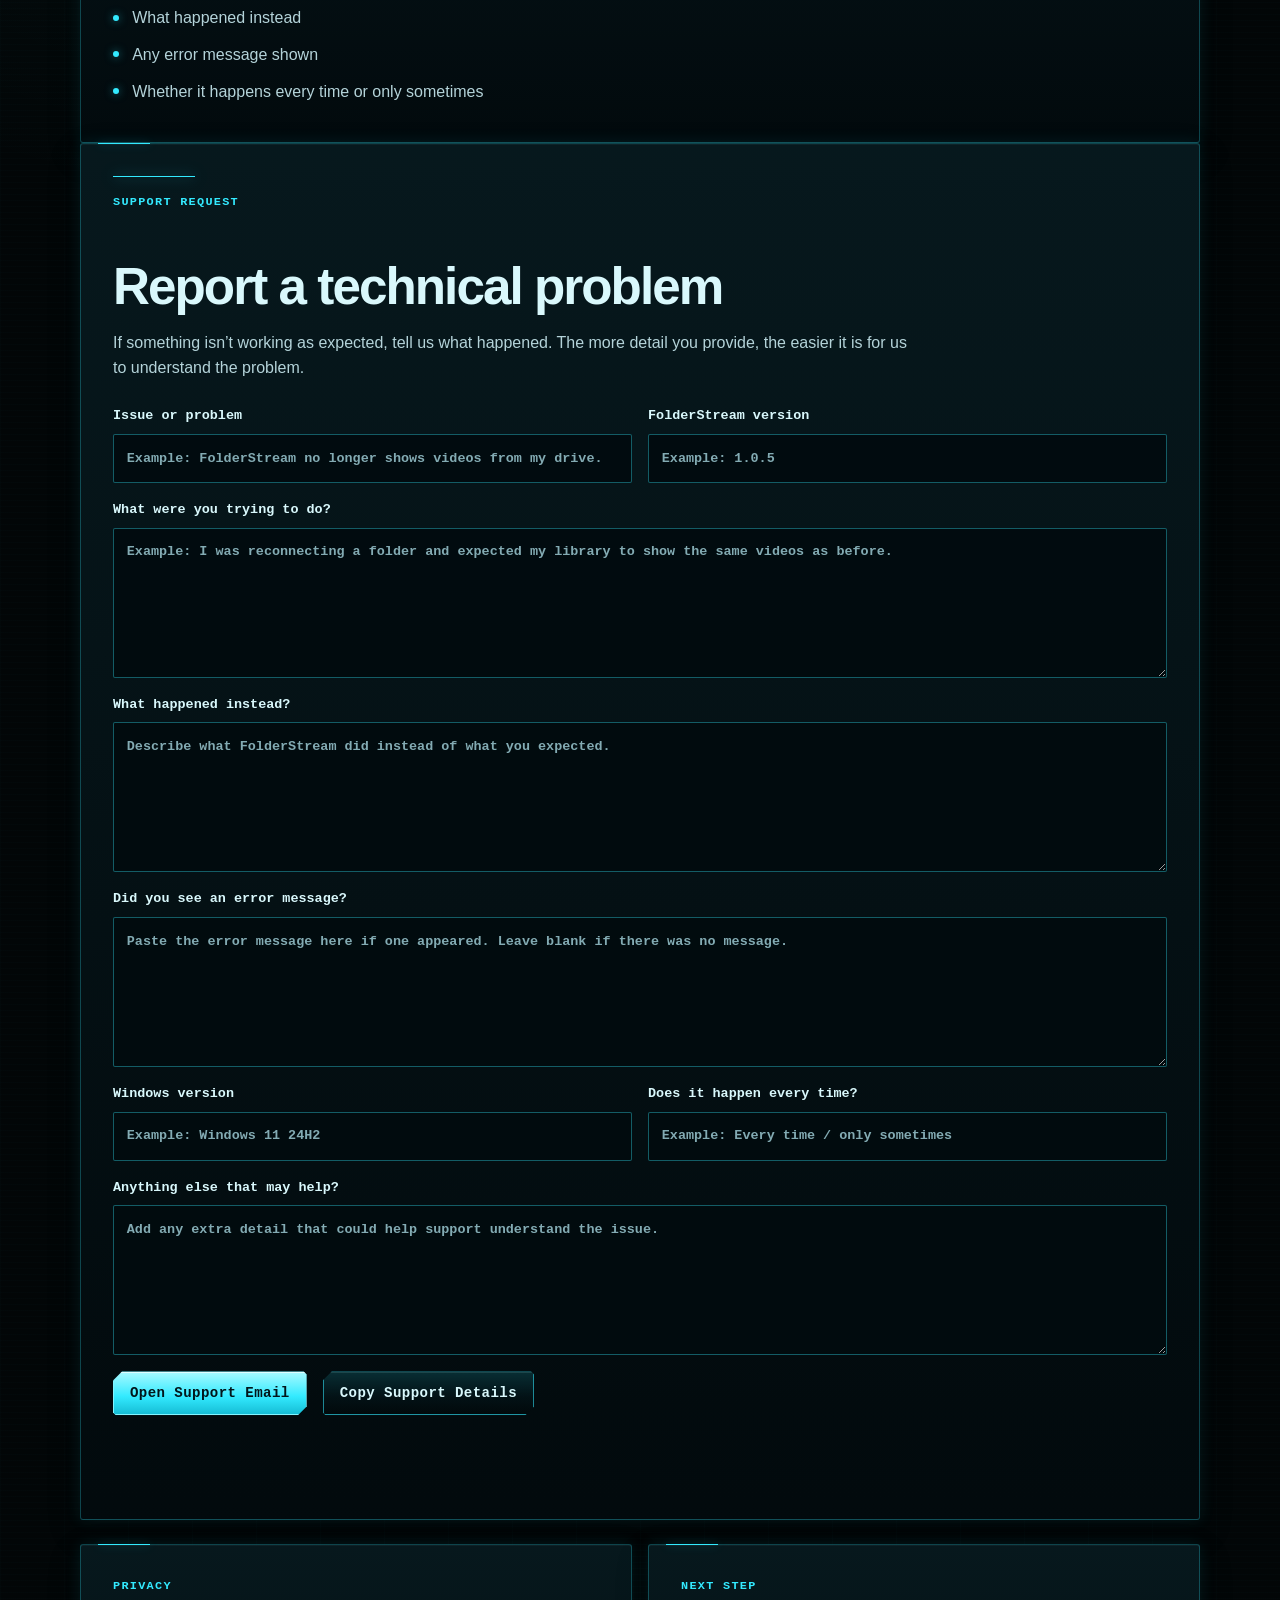
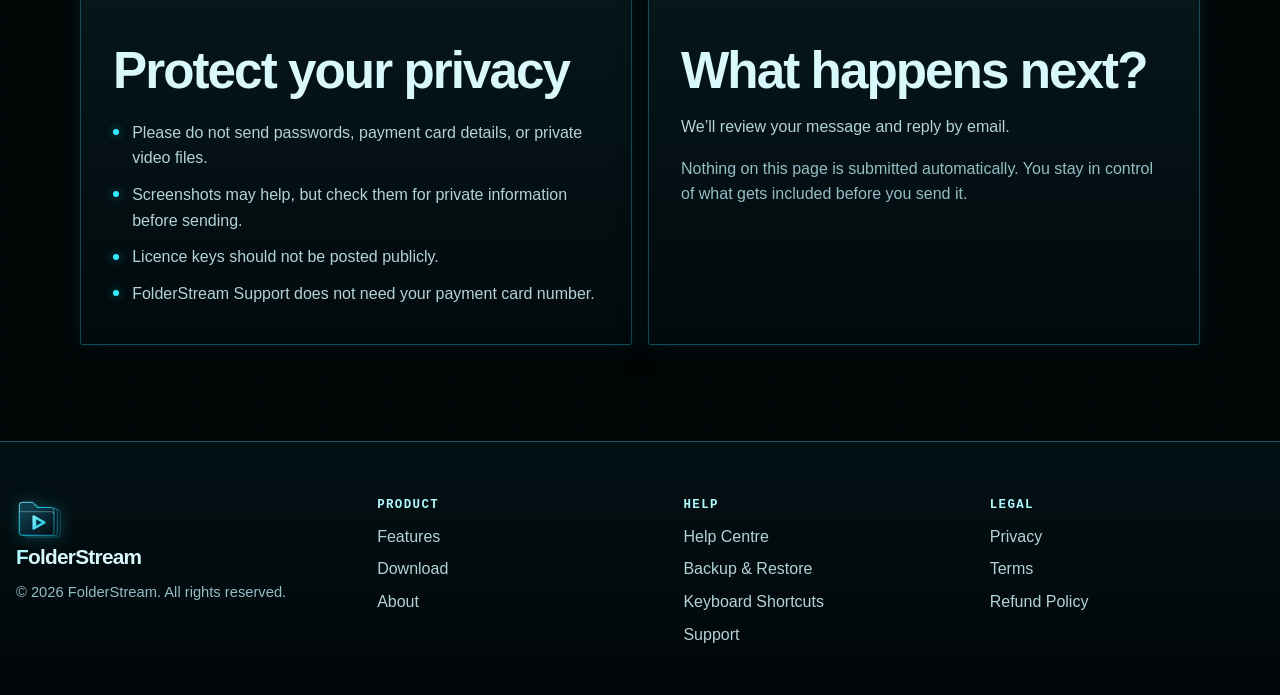
<file: support.html>
<!doctype html>
<html lang="en">
  <head>
    <meta charset="utf-8">
    <meta name="viewport" content="width=device-width, initial-scale=1">
    <meta
      name="description"
      content="Get help with FolderStream, find troubleshooting guidance, prepare a support request, and contact FolderStream Support."
    >
    <link rel="canonical" href="https://www.folderstream.co.nz/support.html">
    <meta property="og:title" content="FolderStream Support">
    <meta
      property="og:description"
      content="Get help with FolderStream, find troubleshooting guidance, prepare a support request, and contact FolderStream Support."
    >
    <meta property="og:type" content="website">
    <meta property="og:url" content="https://www.folderstream.co.nz/support.html">
    <meta property="og:site_name" content="FolderStream">
    <meta
      property="og:image"
      content="https://www.folderstream.co.nz/assets/img/screenshots/folderstream-sci-fi-hud-dashboard.png"
    >
    <meta name="twitter:card" content="summary_large_image">
    <meta name="twitter:title" content="FolderStream Support">
    <meta
      name="twitter:description"
      content="Get help with FolderStream, find troubleshooting guidance, prepare a support request, and contact FolderStream Support."
    >
    <meta
      name="twitter:image"
      content="https://www.folderstream.co.nz/assets/img/screenshots/folderstream-sci-fi-hud-dashboard.png"
    >
    <title>FolderStream Support</title>
    <link rel="icon" href="assets/img/folderstream-hud-icon.svg">
    <link rel="stylesheet" href="assets/css/styles.css"><link rel="stylesheet" href="assets/css/hud-theme.css?v=20260915">
    <script defer src="https://cloud.umami.is/script.js" data-website-id="c9979d7a-4e05-4978-8a99-ae5c1a1e30e5"></script>
  </head>
  <body>
    <header class="site-header">
      <div class="nav-wrap">
        <a class="brand" href="index.html">
          <img src="assets/img/folderstream-hud-icon.svg" alt="">
          <span>FolderStream</span>
        </a>
        <button class="nav-toggle" type="button" aria-expanded="false" aria-label="Open navigation">Menu</button>
        <nav class="site-nav">
          <a href="features.html">Features</a>
          <a href="privacy.html">Privacy</a>
          <a href="help.html">Help</a>
          <a href="about.html">About</a>
          <a class="button primary small" href="download.html">Download</a>
        </nav>
      </div>
    </header>

    <main>
      <section class="page-hero">
        <p class="eyebrow">Support</p>
        <h1>Need help with FolderStream?</h1>
        <p>Find an answer in the Help Centre or contact FolderStream Support if you&rsquo;re still stuck.</p>
      </section>

      <section class="content support-content">
        <section class="section-heading">
          <p class="eyebrow">Try These First</p>
          <h2>Start with the quickest path to an answer.</h2>
          <p>
            The Help Centre covers setup, troubleshooting, shortcuts, and moving your FolderStream library setup to another computer.
          </p>
        </section>

        <div class="grid-4 support-link-grid">
          <a class="card support-link-card" href="help.html">
            <h3>Help Centre</h3>
            <p>Browse the main guidance for setup, privacy, playback, library organisation, and support topics.</p>
          </a>
          <a class="card support-link-card" href="help.html#troubleshooting">
            <h3>Troubleshooting</h3>
            <p>Use the troubleshooting section for missing videos, moved drives, scan issues, and playback problems.</p>
          </a>
          <a class="card support-link-card" href="backup-restore.html">
            <h3>Backup &amp; Restore</h3>
            <p>Learn how to move your FolderStream library setup to another computer and reconnect your original video folders.</p>
          </a>
          <a class="card support-link-card" href="keyboard-shortcuts.html">
            <h3>Keyboard Shortcuts</h3>
            <p>See the playback and viewing shortcuts you can use every day inside FolderStream.</p>
          </a>
        </div>

        <div class="grid-3 support-shortcuts">
          <a class="card support-shortcut-card" href="backup-restore.html">
            <h3>Moving to a new computer?</h3>
            <p>Back up your FolderStream library setup, restore it on another computer, and reconnect your original video folders.</p>
          </a>
          <a class="card support-shortcut-card" href="help.html#troubleshooting">
            <h3>Videos missing or a drive moved?</h3>
            <p>Head straight to troubleshooting if FolderStream no longer sees videos where you expected them.</p>
          </a>
          <a class="card support-shortcut-card" href="help.html">
            <h3>Still not sure where to start?</h3>
            <p>Open the Help Centre first, then come back here if you still need direct support.</p>
          </a>
        </div>

        <section class="support-section card">
          <p class="eyebrow">Contact Support</p>
          <h2>Contact FolderStream Support</h2>
          <p>
            If you can&rsquo;t find the answer you need, email FolderStream Support and tell us what&rsquo;s happening at
            <a class="support-email" href="mailto:support@folderstream.co.nz">support@folderstream.co.nz</a>.
          </p>
          <ul class="feature-list support-checklist">
            <li>FolderStream version</li>
            <li>Windows version</li>
            <li>What you were trying to do</li>
            <li>What happened instead</li>
            <li>Any error message shown</li>
            <li>Whether it happens every time or only sometimes</li>
          </ul>
        </section>

        <section class="support-panel support-form-panel">
          <div class="section-heading support-form-heading">
            <p class="eyebrow">Support Request</p>
            <h2>Report a technical problem</h2>
            <p>
              If something isn&rsquo;t working as expected, tell us what happened. The more detail you provide, the easier it is for us to understand the problem.
            </p>
          </div>

          <form class="form-grid support-request-form" data-support-form>
            <label>
              Issue or problem
              <input name="issue" autocomplete="off" placeholder="Example: FolderStream no longer shows videos from my drive." required>
            </label>

            <label>
              FolderStream version
              <input name="localstreamVersion" autocomplete="off" placeholder="Example: 1.0.5">
            </label>

            <label class="full">
              What were you trying to do?
              <textarea
                name="trying"
                placeholder="Example: I was reconnecting a folder and expected my library to show the same videos as before."
                required
              ></textarea>
            </label>

            <label class="full">
              What happened instead?
              <textarea
                name="happened"
                placeholder="Describe what FolderStream did instead of what you expected."
                required
              ></textarea>
            </label>

            <label class="full">
              Did you see an error message?
              <textarea
                name="error"
                placeholder="Paste the error message here if one appeared. Leave blank if there was no message."
              ></textarea>
            </label>

            <label>
              Windows version
              <input name="windowsVersion" autocomplete="off" placeholder="Example: Windows 11 24H2">
            </label>

            <label>
              Does it happen every time?
              <input name="frequency" autocomplete="off" placeholder="Example: Every time / only sometimes">
            </label>

            <label class="full">
              Anything else that may help?
              <textarea
                name="extra"
                placeholder="Add any extra detail that could help support understand the issue."
              ></textarea>
            </label>

            <div class="full support-actions">
              <button class="button primary" type="button" data-support-email>Open Support Email</button>
              <button class="button secondary" type="button" data-support-copy>Copy Support Details</button>
            </div>

            <p class="full form-notice" aria-live="polite"></p>

          </form>
        </section>

        <div class="grid-2 support-secondary-grid">
          <section class="card support-section">
            <p class="eyebrow">Privacy</p>
            <h2>Protect your privacy</h2>
            <ul class="feature-list support-checklist">
              <li>Please do not send passwords, payment card details, or private video files.</li>
              <li>Screenshots may help, but check them for private information before sending.</li>
              <li>Licence keys should not be posted publicly.</li>
              <li>FolderStream Support does not need your payment card number.</li>
            </ul>
          </section>

          <section class="card support-section">
            <p class="eyebrow">Next Step</p>
            <h2>What happens next?</h2>
            <p>We&rsquo;ll review your message and reply by email.</p>
            <p class="supporting-line">
              Nothing on this page is submitted automatically. You stay in control of what gets included before you send it.
            </p>
          </section>
        </div>
      </section>
    </main>

    <footer class="site-footer">
      <div class="footer-inner">
        <div class="footer-brand">
          <a class="brand" href="index.html">
            <img src="assets/img/folderstream-hud-icon.svg" alt="">
            <span>FolderStream</span>
          </a>
          <p class="footer-copy">&copy; 2026 FolderStream. All rights reserved.</p>
        </div>
        <div>
          <strong>Product</strong>
          <a href="features.html">Features</a>
          <a href="download.html">Download</a>
          <a href="about.html">About</a>
        </div>
        <div>
          <strong>Help</strong>
          <a href="help.html">Help Centre</a>
          <a href="backup-restore.html">Backup &amp; Restore</a>
          <a href="keyboard-shortcuts.html">Keyboard Shortcuts</a>
          <a href="support.html">Support</a>
        </div>
        <div>
          <strong>Legal</strong>
          <a href="privacy.html">Privacy</a>
          <a href="terms.html">Terms</a>
          <a href="refund-policy.html">Refund Policy</a>
        </div>
      </div>
    </footer>

    <script src="assets/js/main.js" defer></script>
  </body>
</html>
</file>
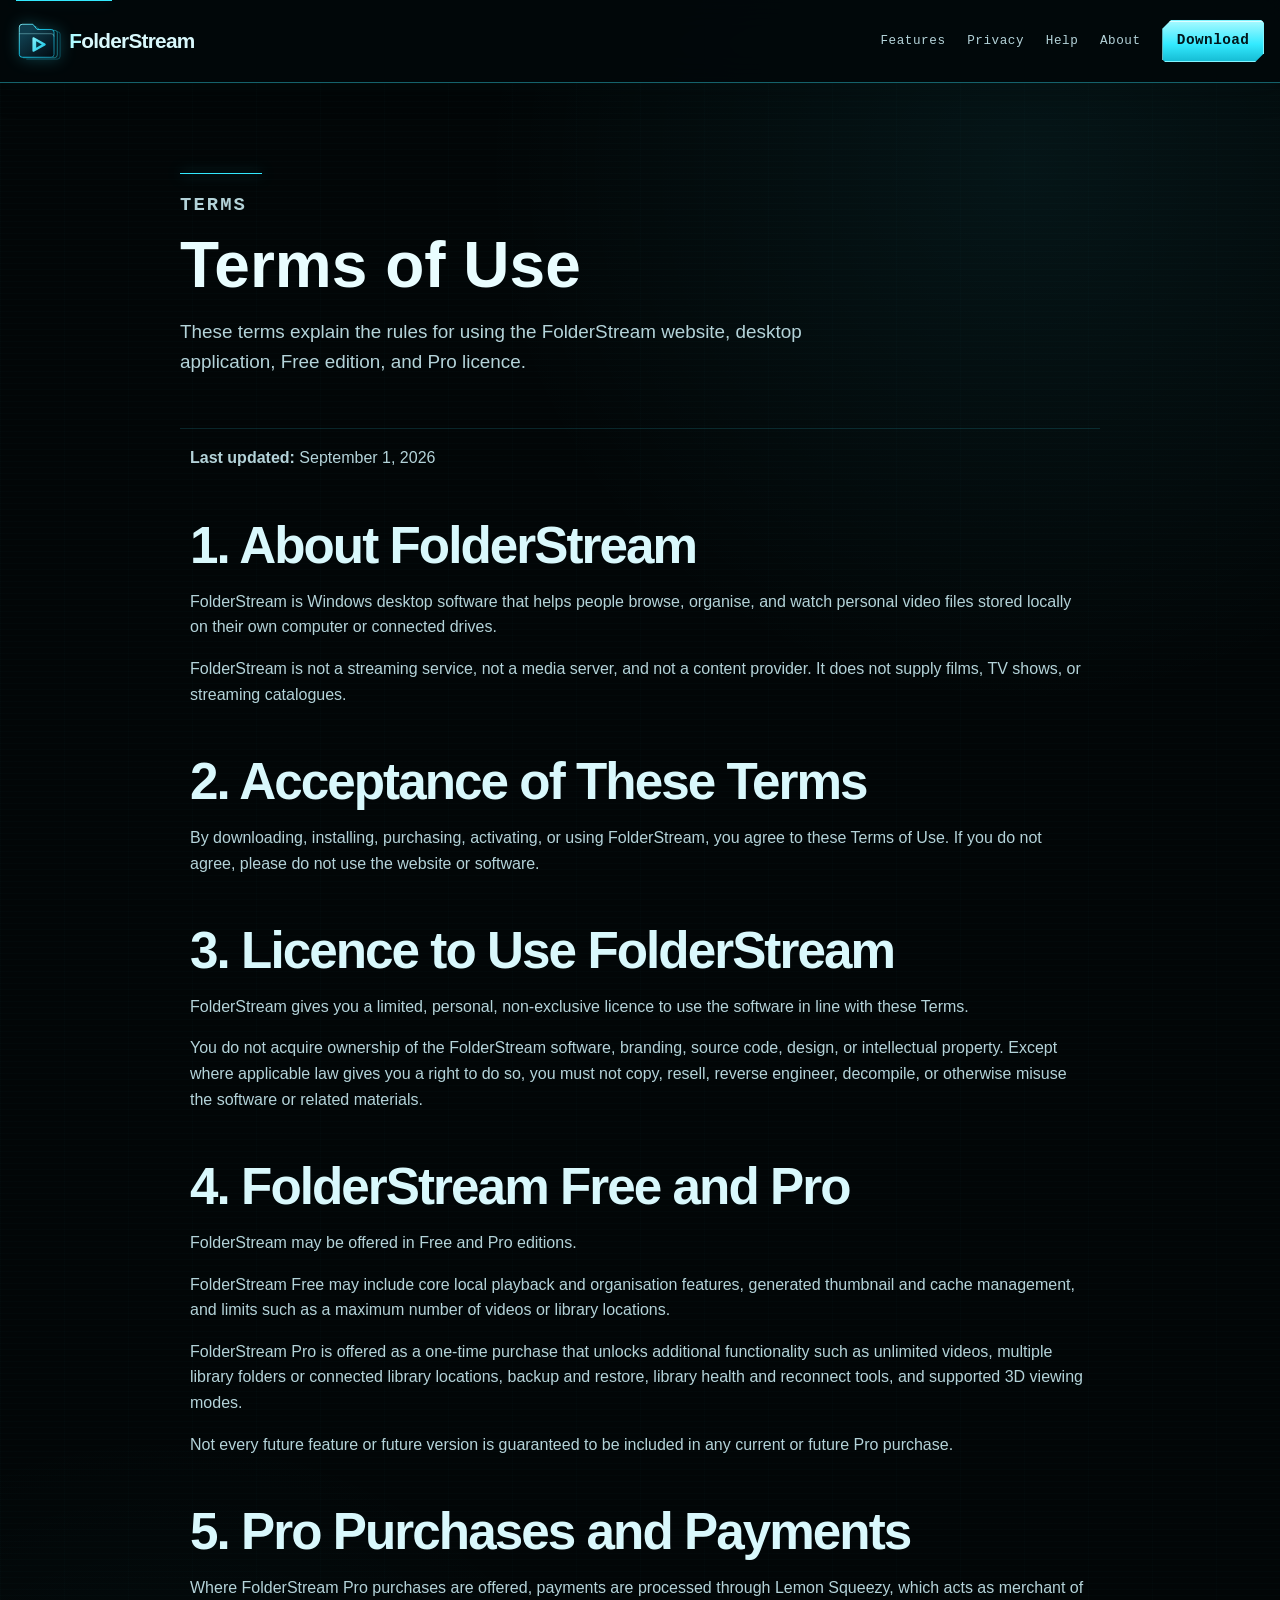
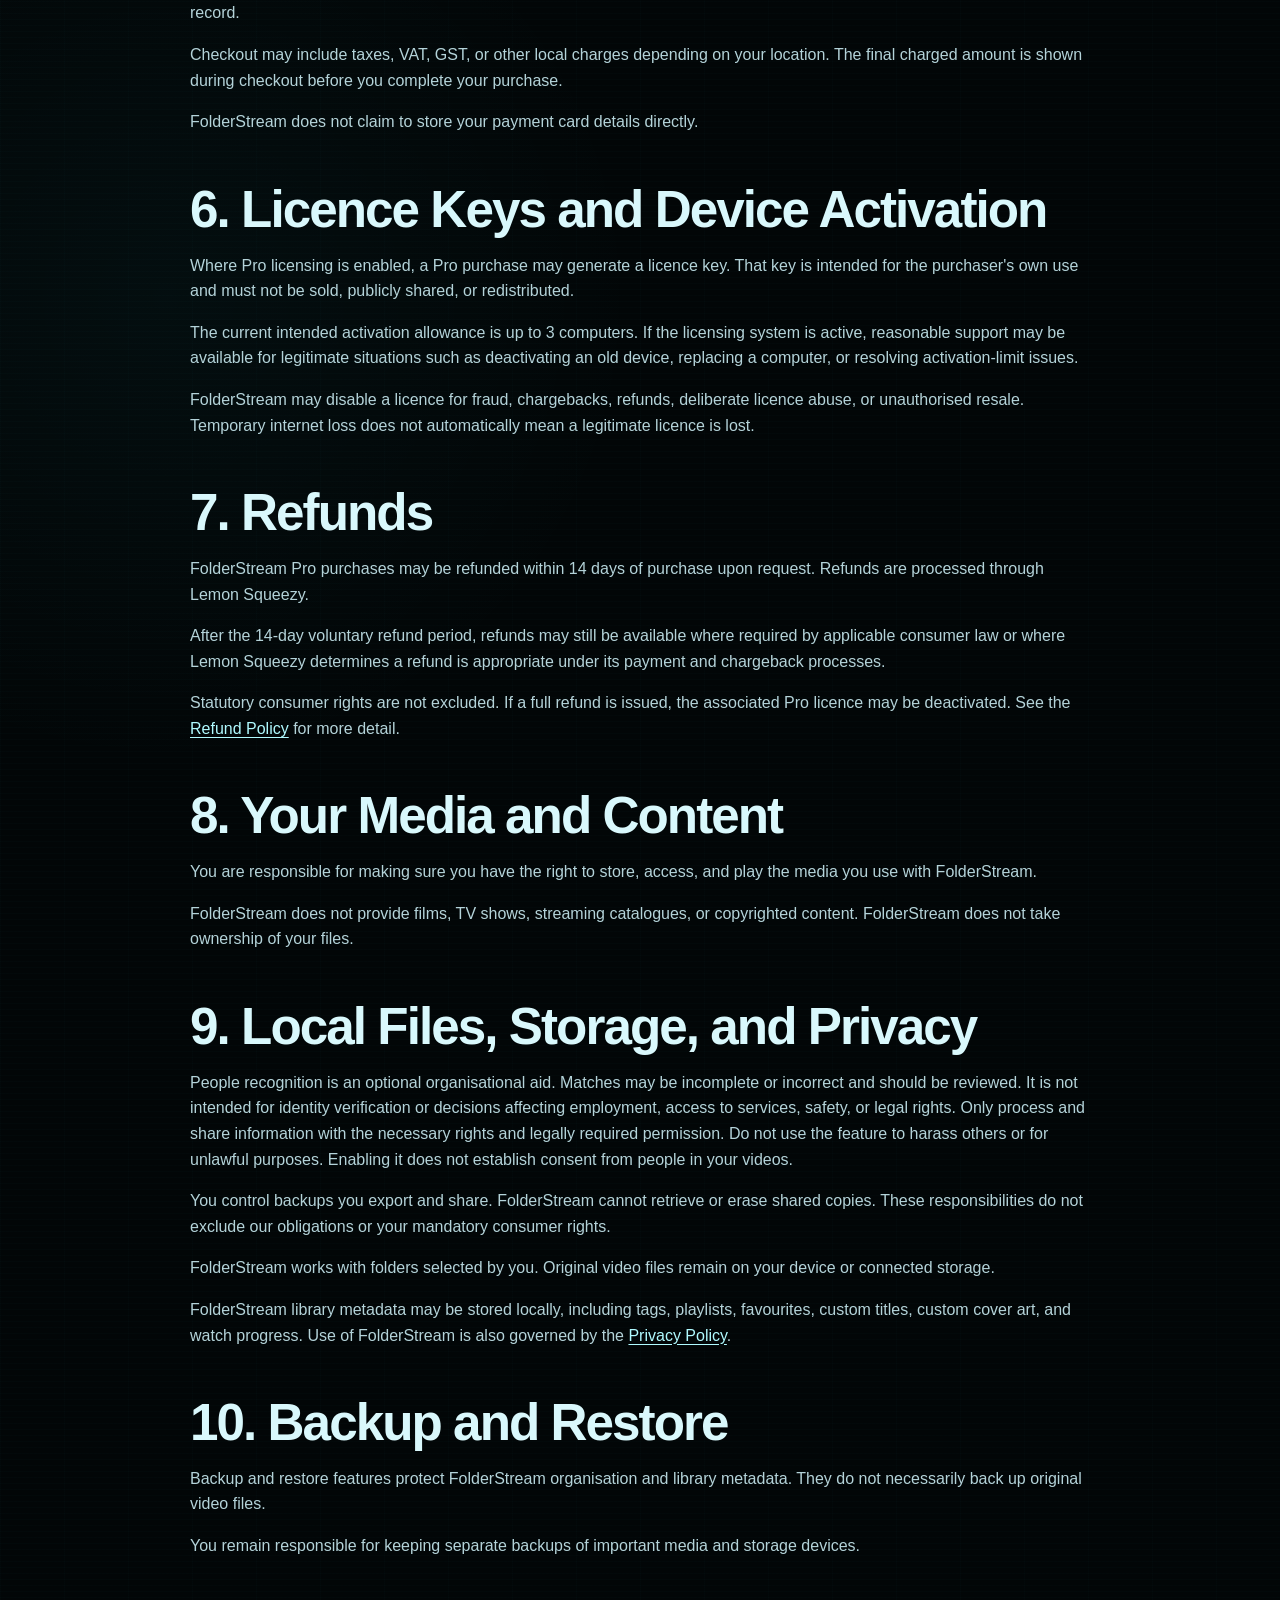
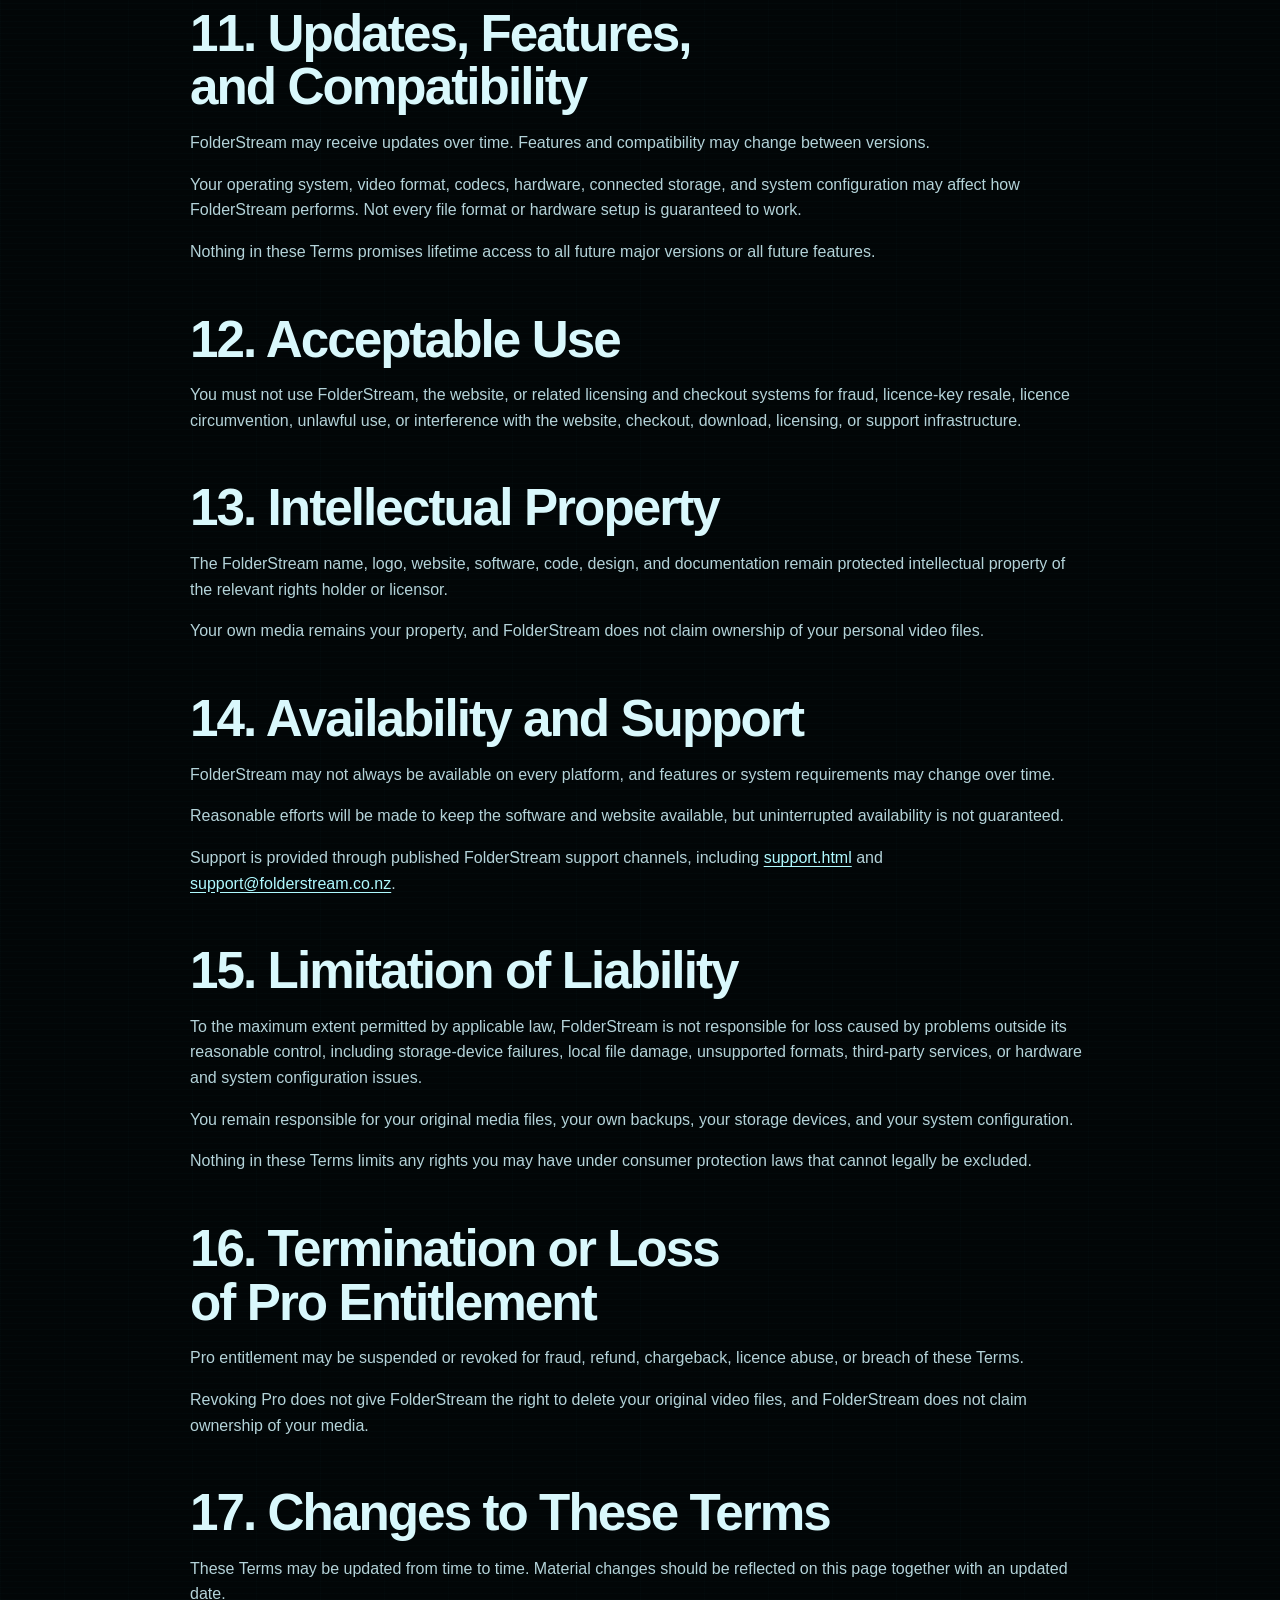
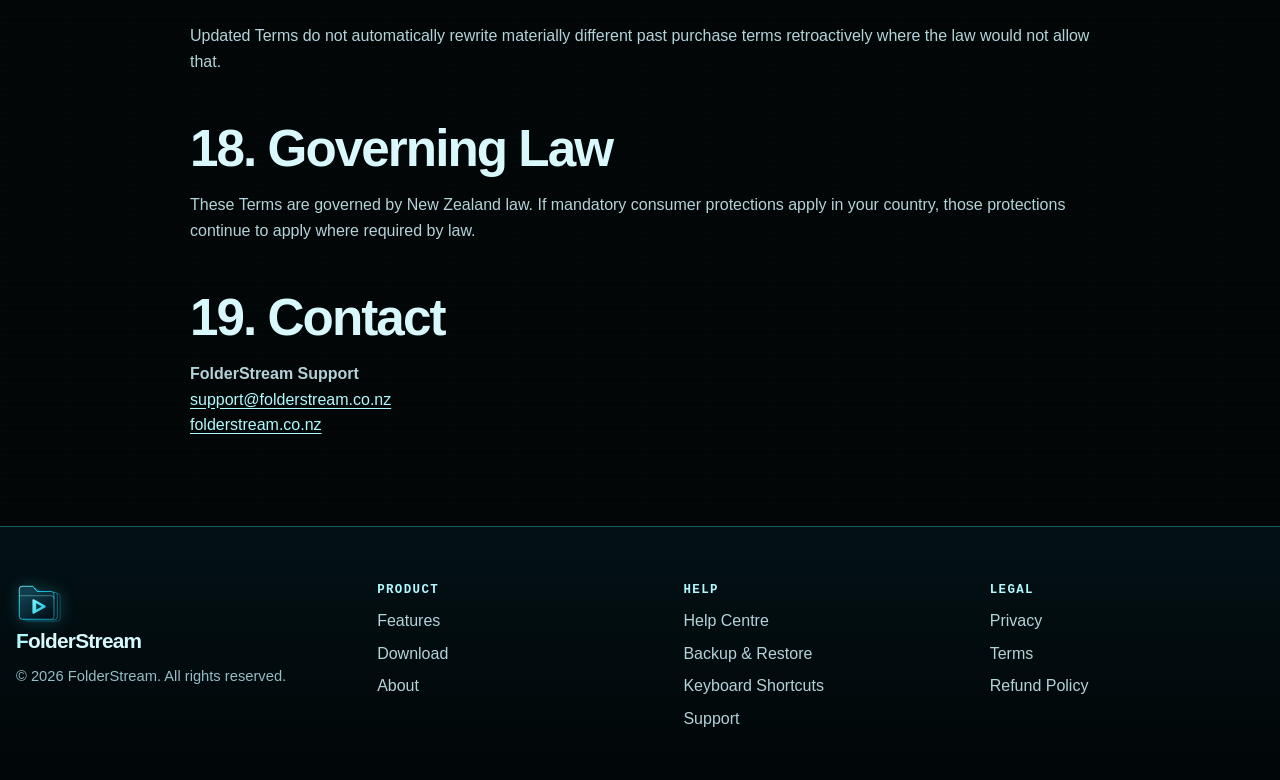
<file: terms.html>
<!doctype html>
<html lang="en">
<head>
  <meta charset="utf-8">
  <meta name="viewport" content="width=device-width, initial-scale=1">
  <meta name="description" content="Terms governing the use of the FolderStream website, desktop application, Free edition, Pro licence, payments, licensing, and local media.">
  <link rel="canonical" href="https://www.folderstream.co.nz/terms.html">
  <meta property="og:title" content="FolderStream Terms of Use">
  <meta property="og:description" content="Terms governing the use of the FolderStream website, desktop application, Free edition, Pro licence, payments, licensing, and local media.">
  <meta property="og:type" content="website">
  <meta property="og:url" content="https://www.folderstream.co.nz/terms.html">
  <meta property="og:site_name" content="FolderStream">
  <meta property="og:image" content="https://www.folderstream.co.nz/assets/img/screenshots/folderstream-sci-fi-hud-dashboard.png">
  <meta name="twitter:card" content="summary_large_image">
  <meta name="twitter:title" content="FolderStream Terms of Use">
  <meta name="twitter:description" content="Terms governing the use of the FolderStream website, desktop application, Free edition, Pro licence, payments, licensing, and local media.">
  <meta name="twitter:image" content="https://www.folderstream.co.nz/assets/img/screenshots/folderstream-sci-fi-hud-dashboard.png">
  <title>FolderStream Terms of Use</title>
  <link rel="icon" href="assets/img/folderstream-hud-icon.svg">
  <link rel="stylesheet" href="assets/css/styles.css"><link rel="stylesheet" href="assets/css/hud-theme.css?v=20260915">
  <script defer src="https://cloud.umami.is/script.js" data-website-id="c9979d7a-4e05-4978-8a99-ae5c1a1e30e5"></script>
</head>
<body>
  <a class="skip-link" href="#main">Skip to content</a>
  <header class="site-header">
    <div class="nav-wrap">
      <a class="brand" href="index.html">
        <img src="assets/img/folderstream-hud-icon.svg" alt="">
        <span>FolderStream</span>
      </a>
      <button class="nav-toggle" type="button" aria-expanded="false" aria-label="Open navigation">Menu</button>
      <nav class="site-nav" aria-label="Primary navigation">
        <a href="features.html">Features</a>
        <a href="privacy.html">Privacy</a>
        <a href="help.html">Help</a>
        <a href="about.html">About</a>
        <a class="button primary small" href="download.html">Download</a>
      </nav>
    </div>
  </header>
  <main id="main">
    <section class="page-hero">
      <p class="eyebrow">Terms</p>
      <h1>Terms of Use</h1>
      <p>These terms explain the rules for using the FolderStream website, desktop application, Free edition, and Pro licence.</p>
    </section>

    <section class="content">
      <p><strong>Last updated:</strong> September 1, 2026</p>

      <h2>1. About FolderStream</h2>
      <p>FolderStream is Windows desktop software that helps people browse, organise, and watch personal video files stored locally on their own computer or connected drives.</p>
      <p>FolderStream is not a streaming service, not a media server, and not a content provider. It does not supply films, TV shows, or streaming catalogues.</p>

      <h2>2. Acceptance of These Terms</h2>
      <p>By downloading, installing, purchasing, activating, or using FolderStream, you agree to these Terms of Use. If you do not agree, please do not use the website or software.</p>

      <h2>3. Licence to Use FolderStream</h2>
      <p>FolderStream gives you a limited, personal, non-exclusive licence to use the software in line with these Terms.</p>
      <p>You do not acquire ownership of the FolderStream software, branding, source code, design, or intellectual property. Except where applicable law gives you a right to do so, you must not copy, resell, reverse engineer, decompile, or otherwise misuse the software or related materials.</p>

      <h2>4. FolderStream Free and Pro</h2>
      <p>FolderStream may be offered in Free and Pro editions.</p>
      <p>FolderStream Free may include core local playback and organisation features, generated thumbnail and cache management, and limits such as a maximum number of videos or library locations.</p>
      <p>FolderStream Pro is offered as a one-time purchase that unlocks additional functionality such as unlimited videos, multiple library folders or connected library locations, backup and restore, library health and reconnect tools, and supported 3D viewing modes.</p>
      <p>Not every future feature or future version is guaranteed to be included in any current or future Pro purchase.</p>

      <h2>5. Pro Purchases and Payments</h2>
      <p>Where FolderStream Pro purchases are offered, payments are processed through Lemon Squeezy, which acts as merchant of record.</p>
      <p>Checkout may include taxes, VAT, GST, or other local charges depending on your location. The final charged amount is shown during checkout before you complete your purchase.</p>
      <p>FolderStream does not claim to store your payment card details directly.</p>

      <h2>6. Licence Keys and Device Activation</h2>
      <p>Where Pro licensing is enabled, a Pro purchase may generate a licence key. That key is intended for the purchaser's own use and must not be sold, publicly shared, or redistributed.</p>
      <p>The current intended activation allowance is up to 3 computers. If the licensing system is active, reasonable support may be available for legitimate situations such as deactivating an old device, replacing a computer, or resolving activation-limit issues.</p>
      <p>FolderStream may disable a licence for fraud, chargebacks, refunds, deliberate licence abuse, or unauthorised resale. Temporary internet loss does not automatically mean a legitimate licence is lost.</p>

      <h2>7. Refunds</h2>
      <p>FolderStream Pro purchases may be refunded within 14 days of purchase upon request. Refunds are processed through Lemon Squeezy.</p>
      <p>After the 14-day voluntary refund period, refunds may still be available where required by applicable consumer law or where Lemon Squeezy determines a refund is appropriate under its payment and chargeback processes.</p>
      <p>Statutory consumer rights are not excluded. If a full refund is issued, the associated Pro licence may be deactivated. See the <a href="refund-policy.html">Refund Policy</a> for more detail.</p>

      <h2>8. Your Media and Content</h2>
      <p>You are responsible for making sure you have the right to store, access, and play the media you use with FolderStream.</p>
      <p>FolderStream does not provide films, TV shows, streaming catalogues, or copyrighted content. FolderStream does not take ownership of your files.</p>

      <h2>9. Local Files, Storage, and Privacy</h2>
      <p>People recognition is an optional organisational aid. Matches may be incomplete or incorrect and should be reviewed. It is not intended for identity verification or decisions affecting employment, access to services, safety, or legal rights. Only process and share information with the necessary rights and legally required permission. Do not use the feature to harass others or for unlawful purposes. Enabling it does not establish consent from people in your videos.</p>
      <p>You control backups you export and share. FolderStream cannot retrieve or erase shared copies. These responsibilities do not exclude our obligations or your mandatory consumer rights.</p>
      <p>FolderStream works with folders selected by you. Original video files remain on your device or connected storage.</p>
      <p>FolderStream library metadata may be stored locally, including tags, playlists, favourites, custom titles, custom cover art, and watch progress. Use of FolderStream is also governed by the <a href="privacy.html">Privacy Policy</a>.</p>

      <h2>10. Backup and Restore</h2>
      <p>Backup and restore features protect FolderStream organisation and library metadata. They do not necessarily back up original video files.</p>
      <p>You remain responsible for keeping separate backups of important media and storage devices.</p>

      <h2>11. Updates, Features, and Compatibility</h2>
      <p>FolderStream may receive updates over time. Features and compatibility may change between versions.</p>
      <p>Your operating system, video format, codecs, hardware, connected storage, and system configuration may affect how FolderStream performs. Not every file format or hardware setup is guaranteed to work.</p>
      <p>Nothing in these Terms promises lifetime access to all future major versions or all future features.</p>

      <h2>12. Acceptable Use</h2>
      <p>You must not use FolderStream, the website, or related licensing and checkout systems for fraud, licence-key resale, licence circumvention, unlawful use, or interference with the website, checkout, download, licensing, or support infrastructure.</p>

      <h2>13. Intellectual Property</h2>
      <p>The FolderStream name, logo, website, software, code, design, and documentation remain protected intellectual property of the relevant rights holder or licensor.</p>
      <p>Your own media remains your property, and FolderStream does not claim ownership of your personal video files.</p>

      <h2>14. Availability and Support</h2>
      <p>FolderStream may not always be available on every platform, and features or system requirements may change over time.</p>
      <p>Reasonable efforts will be made to keep the software and website available, but uninterrupted availability is not guaranteed.</p>
      <p>Support is provided through published FolderStream support channels, including <a href="support.html">support.html</a> and <a href="mailto:support@folderstream.co.nz">support@folderstream.co.nz</a>.</p>

      <h2>15. Limitation of Liability</h2>
      <p>To the maximum extent permitted by applicable law, FolderStream is not responsible for loss caused by problems outside its reasonable control, including storage-device failures, local file damage, unsupported formats, third-party services, or hardware and system configuration issues.</p>
      <p>You remain responsible for your original media files, your own backups, your storage devices, and your system configuration.</p>
      <p>Nothing in these Terms limits any rights you may have under consumer protection laws that cannot legally be excluded.</p>

      <h2>16. Termination or Loss of Pro Entitlement</h2>
      <p>Pro entitlement may be suspended or revoked for fraud, refund, chargeback, licence abuse, or breach of these Terms.</p>
      <p>Revoking Pro does not give FolderStream the right to delete your original video files, and FolderStream does not claim ownership of your media.</p>

      <h2>17. Changes to These Terms</h2>
      <p>These Terms may be updated from time to time. Material changes should be reflected on this page together with an updated date.</p>
      <p>Updated Terms do not automatically rewrite materially different past purchase terms retroactively where the law would not allow that.</p>

      <h2>18. Governing Law</h2>
      <p>These Terms are governed by New Zealand law. If mandatory consumer protections apply in your country, those protections continue to apply where required by law.</p>

      <h2>19. Contact</h2>
      <p><strong>FolderStream Support</strong><br>
      <a href="mailto:support@folderstream.co.nz">support@folderstream.co.nz</a><br>
      <a href="https://folderstream.co.nz">folderstream.co.nz</a></p>
    </section>
  </main>
  <footer class="site-footer">
    <div class="footer-inner">
      <div class="footer-brand">
        <a class="brand" href="index.html"><img src="assets/img/folderstream-hud-icon.svg" alt=""><span>FolderStream</span></a>
        <p class="footer-copy">&copy; 2026 FolderStream. All rights reserved.</p>
      </div>
      <div>
        <strong>Product</strong>
        <a href="features.html">Features</a>
        <a href="download.html">Download</a>
        <a href="about.html">About</a>
      </div>
      <div>
        <strong>Help</strong>
        <a href="help.html">Help Centre</a>
        <a href="backup-restore.html">Backup &amp; Restore</a>
        <a href="keyboard-shortcuts.html">Keyboard Shortcuts</a>
        <a href="support.html">Support</a>
      </div>
      <div>
        <strong>Legal</strong>
        <a href="privacy.html">Privacy</a>
        <a href="terms.html">Terms</a>
        <a href="refund-policy.html">Refund Policy</a>
      </div>
    </div>
  </footer>
  <script src="assets/js/main.js" defer></script>
</body>
</html>
</file>
<file: assets/css/styles.css>
:root {
  color-scheme: dark;
  --bg: #1a2434;
  --bg-soft: #223149;
  --surface: rgba(33, 45, 67, 0.86);
  --surface-strong: #223149;
  --line: rgba(97, 120, 145, 0.22);
  --line-strong: rgba(213, 184, 147, 0.35);
  --text: #f7f1ea;
  --muted: #e3d3c0;
  --quiet: #9cafc4;
  --accent: #d5b893;
  --accent-strong: #e5c7a3;
  --copper: #7891ad;
  --green: #9fc6b4;
  --blue: #748da9;
  --mint: #c5d3df;
  --danger: #e0b0a4;
  --font: Inter, ui-sans-serif, system-ui, -apple-system, BlinkMacSystemFont, "Segoe UI", sans-serif;
  --space-1: 0.375rem;
  --space-2: 0.75rem;
  --space-3: 1rem;
  --space-4: 1.5rem;
  --space-5: 2rem;
  --space-6: 3rem;
  --space-7: 4.5rem;
  --radius: 8px;
  --radius-lg: 14px;
  --shadow: 0 34px 110px rgba(0, 0, 0, 0.48), 0 0 0 1px rgba(240, 201, 135, 0.05);
  --duration: 180ms;
  --max: 1440px;
}

* {
  box-sizing: border-box;
}

html {
  scroll-behavior: smooth;
}

body {
  margin: 0;
  min-width: 320px;
  background:
    radial-gradient(circle at 14% -10%, rgba(213, 184, 147, 0.14), transparent 30rem),
    radial-gradient(circle at 84% 8%, rgba(116, 141, 169, 0.18), transparent 26rem),
    linear-gradient(180deg, #223149 0%, var(--bg) 44%, #151f2f 100%);
  color: var(--text);
  font-family: var(--font);
  line-height: 1.6;
}

body.modal-open {
  overflow: hidden;
}

img,
svg {
  max-width: 100%;
  display: block;
}

a {
  color: inherit;
  text-decoration: none;
}

a:focus-visible,
button:focus-visible,
input:focus-visible,
textarea:focus-visible {
  outline: 2px solid var(--accent-strong);
  outline-offset: 3px;
}

.skip-link {
  position: absolute;
  top: -4rem;
  left: 1rem;
  z-index: 100;
  padding: var(--space-2) var(--space-3);
  background: var(--accent);
  color: #1b2230;
  border-radius: var(--radius);
}

.skip-link:focus {
  top: 1rem;
}

.site-header {
  position: sticky;
  top: 0;
  z-index: 20;
  border-bottom: 1px solid var(--line);
  background: rgba(26, 36, 52, 0.84);
  backdrop-filter: blur(18px);
}

.nav-wrap,
.section,
.hero,
.footer-inner {
  width: min(var(--max), calc(100% - 2rem));
  margin-inline: auto;
}

.nav-wrap {
  min-height: 76px;
  display: flex;
  align-items: center;
  justify-content: space-between;
  gap: var(--space-4);
}

.brand {
  display: inline-flex;
  align-items: center;
  gap: 0.7rem;
  font-weight: 800;
  letter-spacing: 0;
}

.brand img {
  width: 38px;
  height: 38px;
  border-radius: var(--radius);
}

.site-nav {
  display: flex;
  align-items: center;
  gap: 1.35rem;
  color: var(--muted);
  font-size: 0.95rem;
}

.site-nav a {
  transition: color var(--duration) ease;
}

.site-nav a:hover {
  color: var(--text);
}

.nav-toggle {
  display: none;
  width: 42px;
  height: 42px;
  border: 1px solid var(--line);
  border-radius: var(--radius);
  background: transparent;
  color: var(--text);
}

.button {
  display: inline-flex;
  align-items: center;
  justify-content: center;
  min-height: 44px;
  padding: 0.75rem 1rem;
  border: 1px solid var(--line);
  border-radius: var(--radius);
  font-weight: 750;
  box-shadow:
    inset 0 1px 0 rgba(255, 255, 255, 0.14),
    0 12px 34px rgba(0, 0, 0, 0.22);
  transition: transform var(--duration) ease, border-color var(--duration) ease, background var(--duration) ease, box-shadow var(--duration) ease;
}

.button:hover {
  transform: translateY(-1px);
}

.button.primary {
  background:
    linear-gradient(180deg, rgba(255, 255, 255, 0.26), rgba(255, 255, 255, 0) 42%),
    linear-gradient(135deg, var(--accent-strong), var(--copper));
  color: #1b2230;
  border-color: transparent;
}

.button.secondary {
  background: rgba(37, 52, 79, 0.44);
  color: var(--text);
}

.button.small {
  min-height: 38px;
  padding: 0.55rem 0.85rem;
  font-size: 0.9rem;
}

.button[aria-disabled="true"] {
  cursor: not-allowed;
  opacity: 0.72;
}

.hero {
  display: grid;
  grid-template-columns: minmax(0, 0.9fr) minmax(360px, 1.1fr);
  gap: clamp(2rem, 6vw, 5rem);
  align-items: start;
  padding: clamp(2.5rem, 5vw, 4.25rem) 0 var(--space-7);
  min-height: calc(100vh - 76px);
}

.hero h1,
.page-hero h1 {
  margin: 0;
  max-width: 780px;
  font-size: 5.8rem;
  line-height: 0.95;
  letter-spacing: 0;
}

.hero .eyebrow {
  display: inline-flex;
  padding: 0.35rem 0.55rem;
  border: 1px solid rgba(240, 201, 135, 0.24);
  border-radius: 999px;
  background: rgba(240, 201, 135, 0.07);
}

.hero-copy,
.page-hero p {
  max-width: 650px;
  color: var(--muted);
  font-size: 1.18rem;
}

.eyebrow {
  margin: 0 0 var(--space-2);
  color: var(--accent-strong);
  font-size: 0.78rem;
  font-weight: 800;
  letter-spacing: 0.08em;
  text-transform: uppercase;
}

.hero-actions {
  display: flex;
  flex-wrap: wrap;
  gap: var(--space-3);
  margin-top: var(--space-5);
}

.hero-shot figcaption {
  position: relative;
  z-index: 1;
  display: flex;
  align-items: center;
  justify-content: space-between;
  gap: var(--space-3);
  flex-wrap: wrap;
}

.hero-shot-trigger {
  flex: 0 0 auto;
}

.hero-brandmark {
  margin-top: var(--space-4);
  max-width: clamp(7rem, 12vw, 9rem);
}

.hero-brandmark img {
  display: block;
  width: 100%;
  height: auto;
  filter: drop-shadow(0 16px 40px rgba(0, 0, 0, 0.28));
}

.privacy-note {
  margin-top: var(--space-3);
  color: var(--quiet);
  font-size: 0.95rem;
}

.product-shot {
  position: relative;
  margin: 0;
}

.shot-glow {
  position: absolute;
  inset: 10% 0 -6%;
  background:
    radial-gradient(circle at 20% 20%, rgba(213, 184, 147, 0.18), transparent 22rem),
    radial-gradient(circle at 80% 65%, rgba(97, 120, 145, 0.2), transparent 20rem);
  filter: blur(22px);
  pointer-events: none;
}

.shot-window {
  position: relative;
  overflow: hidden;
  border: 1px solid rgba(97, 120, 145, 0.26);
  border-radius: var(--radius-lg);
  background: #1a2435;
  box-shadow: var(--shadow);
}

.screenshot-window {
  background: #182131;
}

.shot-window::before {
  content: "";
  position: absolute;
  inset: 0;
  pointer-events: none;
  background:
    linear-gradient(120deg, rgba(255, 255, 255, 0.18), transparent 18%, transparent 72%, rgba(213, 184, 147, 0.08)),
    repeating-linear-gradient(180deg, rgba(255, 255, 255, 0.025), rgba(255, 255, 255, 0.025) 1px, transparent 1px, transparent 7px);
  opacity: 0.42;
}

.screenshot-window::before {
  z-index: 2;
}

.shot-titlebar {
  height: 42px;
  display: flex;
  align-items: center;
  gap: 0.55rem;
  padding: 0 var(--space-3);
  border-bottom: 1px solid rgba(97, 120, 145, 0.22);
  background: linear-gradient(180deg, rgba(255, 255, 255, 0.08), rgba(0, 0, 0, 0.08));
  color: #dbc8b2;
}

.screenshot-window .shot-titlebar {
  position: relative;
  z-index: 3;
}

.actual-screenshot {
  position: relative;
  z-index: 1;
  width: 100%;
  height: auto;
  display: block;
}

.hero-shot .actual-screenshot {
  aspect-ratio: auto;
  object-fit: contain;
}

.feature-shot .actual-screenshot {
  aspect-ratio: 16 / 9;
  object-fit: cover;
  object-position: center;
}

.shot-titlebar span {
  width: 10px;
  height: 10px;
  border-radius: 999px;
  background: #617891;
}

.shot-titlebar span:first-child { background: #a86443; }
.shot-titlebar span:nth-child(2) { background: #d5b893; }
.shot-titlebar span:nth-child(3) { background: #9fc6b4; }

.shot-titlebar strong {
  margin-left: auto;
  font-size: 0.78rem;
  letter-spacing: 0.08em;
  text-transform: uppercase;
}

.shot-app {
  padding: clamp(1rem, 2.2vw, 1.6rem);
  background:
    radial-gradient(circle at 85% 20%, rgba(213, 184, 147, 0.16), transparent 18rem),
    linear-gradient(145deg, #182131, #101723 58%, #090d14);
}

.shot-header,
.shot-tools,
.shot-topline,
.shot-stat-grid,
.shot-summaries,
.shot-rail,
.metadata-strip {
  display: flex;
  gap: 0.65rem;
}

.shot-header {
  align-items: center;
  justify-content: space-between;
  margin-bottom: 1rem;
}

.shot-header img {
  width: min(210px, 35%);
  height: auto;
}

.shot-actions {
  display: flex;
  flex-wrap: wrap;
  justify-content: end;
  gap: 0.45rem;
}

.shot-actions span,
.shot-tools span,
.metadata-strip span,
.status-dot {
  display: inline-flex;
  align-items: center;
  min-height: 30px;
  padding: 0.35rem 0.58rem;
  border: 1px solid rgba(213, 184, 147, 0.2);
  border-radius: var(--radius);
  background: rgba(37, 52, 79, 0.72);
  color: #dbc8b2;
  font-size: 0.72rem;
  font-weight: 750;
  white-space: nowrap;
}

.shot-dashboard {
  padding: 1rem;
  border: 1px solid rgba(213, 184, 147, 0.32);
  border-radius: var(--radius);
  background:
    linear-gradient(180deg, rgba(37, 52, 79, 0.92), rgba(20, 27, 39, 0.96)),
    #182131;
  box-shadow: inset 0 0 0 1px rgba(255, 255, 255, 0.035), 0 18px 44px rgba(0, 0, 0, 0.26);
}

.shot-panel-head {
  display: flex;
  justify-content: space-between;
  gap: var(--space-3);
  align-items: center;
  margin-bottom: 0.75rem;
}

.shot-panel-head h2,
.shot-tools h2 {
  margin: 0;
  color: #fff3e3;
  font-size: 1rem;
}

.status-dot::before {
  content: "";
  width: 7px;
  height: 7px;
  margin-right: 0.4rem;
  border-radius: 999px;
  background: #9fc6b4;
  box-shadow: 0 0 12px #9fc6b4;
}

.shot-topline,
.shot-stat-grid {
  display: grid;
}

.shot-topline {
  grid-template-columns: repeat(3, 1fr);
  margin-bottom: 0.65rem;
}

.shot-stat-grid {
  grid-template-columns: repeat(4, 1fr);
}

.shot-topline div,
.shot-stat-grid div,
.shot-summaries span {
  min-width: 0;
  padding: 0.78rem;
  border: 1px solid rgba(213, 184, 147, 0.22);
  border-radius: var(--radius);
  background: linear-gradient(180deg, rgba(10, 13, 19, 0.42), rgba(10, 13, 19, 0.72));
}

.shot-topline span,
.shot-stat-grid span,
.shot-summaries span {
  color: rgba(219, 200, 178, 0.84);
  font-size: 0.68rem;
}

.shot-topline strong,
.shot-stat-grid strong,
.shot-summaries strong {
  display: block;
  color: #fff7ef;
  font-size: clamp(1rem, 1.8vw, 1.38rem);
  line-height: 1.1;
}

.shot-summaries {
  margin-top: 0.65rem;
}

.shot-summaries span {
  flex: 1;
}

.shot-library {
  margin-top: 1rem;
}

.shot-tools {
  align-items: center;
  flex-wrap: wrap;
  margin-bottom: 0.75rem;
}

.shot-tools h2 {
  margin-right: auto;
}

.shot-rail {
  display: grid;
  grid-template-columns: repeat(4, minmax(0, 1fr));
}

.shot-rail article {
  position: relative;
  min-height: 165px;
  overflow: hidden;
  padding: 0.9rem;
  display: flex;
  flex-direction: column;
  justify-content: flex-end;
  border: 1px solid rgba(97, 120, 145, 0.24);
  border-radius: var(--radius);
  background:
    linear-gradient(180deg, transparent 20%, rgba(0, 0, 0, 0.76)),
    linear-gradient(135deg, #513929, #141b27 58%, #0b0f16);
  box-shadow: 0 18px 42px rgba(0, 0, 0, 0.28);
}

.shot-rail article:nth-child(2) { background: linear-gradient(180deg, transparent 20%, rgba(0, 0, 0, 0.76)), linear-gradient(135deg, #24515d, #1a2435 58%, #0b0f16); }
.shot-rail article:nth-child(3) { background: linear-gradient(180deg, transparent 20%, rgba(0, 0, 0, 0.76)), linear-gradient(135deg, #344b30, #182131 58%, #0b0f16); }
.shot-rail article:nth-child(4) { background: linear-gradient(180deg, transparent 20%, rgba(0, 0, 0, 0.76)), linear-gradient(135deg, #483653, #1a2435 58%, #0b0f16); }

.shot-rail i {
  position: absolute;
  inset: 0;
  background:
    radial-gradient(circle at 28% 22%, rgba(255, 255, 255, 0.2), transparent 1.8rem),
    linear-gradient(135deg, rgba(255, 255, 255, 0.12), transparent 45%);
}

.shot-rail strong,
.shot-rail small {
  position: relative;
}

.shot-rail strong {
  color: #fff7ef;
  line-height: 1.1;
}

.shot-rail small {
  color: #dbc8b2;
}

.product-shot figcaption {
  margin-top: 0.85rem;
  color: var(--quiet);
  font-size: 0.9rem;
}

.compact .shot-app,
.feature-library {
  padding: 1rem;
}

.feature-shot .shot-window {
  transform: rotate(0.6deg);
}

.metadata-strip {
  flex-wrap: wrap;
  margin-top: 0.75rem;
}

.status-grid {
  display: grid;
  grid-template-columns: repeat(4, 1fr);
  gap: var(--space-3);
}

.status-grid.confirmed-only {
  grid-template-columns: repeat(3, minmax(0, 1fr));
}

.visual-feature-grid {
  align-items: start;
}

.visual-feature-card {
  padding: 1.15rem;
  overflow: hidden;
}

.visual-feature-card .product-shot {
  margin: -1.15rem -1.15rem 1rem;
}

.visual-feature-card .shot-window {
  border-inline: 0;
  border-top: 0;
  border-radius: 0;
}

.visual-feature-card .badge {
  margin-top: 0.15rem;
}

.visual-feature-card h3 {
  margin-top: 0.95rem;
}

.visual-feature-card p {
  margin-bottom: 0.1rem;
}

.organization-grid {
  align-items: start;
}

.organization-card {
  padding: 1.15rem;
  overflow: hidden;
}

.organization-card .product-shot {
  margin: -1.15rem -1.15rem 1rem;
}

.organization-card .shot-window {
  border-inline: 0;
  border-top: 0;
  border-radius: 0;
}

.organization-card .actual-screenshot {
  aspect-ratio: 16 / 10;
  object-fit: cover;
}

.organization-card .actual-screenshot.tags-shot {
  object-position: left center;
}

.organization-card .actual-screenshot.playlists-shot {
  object-position: center center;
}

.organization-card .actual-screenshot.cover-shot {
  object-position: 58% center;
}

.organization-card .actual-screenshot.metadata-shot {
  object-position: center top;
}

.organization-showcase {
  max-width: 100%;
}

.organization-showcase,
.rediscovery-showcase {
  background:
    radial-gradient(circle at 18% 18%, rgba(213, 184, 147, 0.08), transparent 18rem),
    linear-gradient(180deg, rgba(37, 52, 79, 0.4), rgba(24, 33, 49, 0.18));
  border: 1px solid rgba(97, 120, 145, 0.18);
  border-radius: calc(var(--radius-lg) + 4px);
  padding: clamp(1rem, 1.8vw, 1.4rem);
}

.organization-showcase .shot-window {
  display: flex;
  align-items: center;
  justify-content: center;
  background: transparent;
  border-color: rgba(97, 120, 145, 0.2);
}

.rediscovery-showcase .shot-window {
  display: block;
  background: transparent;
  border-color: rgba(97, 120, 145, 0.2);
}

.rediscovery-showcase .shot-window::before {
  display: none;
}

.organization-showcase .actual-screenshot,
.rediscovery-showcase .actual-screenshot {
  width: 100%;
  max-width: 100%;
  height: auto;
  aspect-ratio: auto;
  object-fit: contain;
  object-position: center;
  transform: none;
  margin-inline: auto;
  flex: 0 1 auto;
}

.preview-section {
  display: grid;
  grid-template-columns: minmax(0, 0.88fr) minmax(320px, 1.12fr);
  align-items: center;
  gap: var(--space-5);
}

.preview-copy {
  max-width: 640px;
}

.preview-points {
  display: flex;
  flex-wrap: wrap;
  gap: 0.7rem;
  padding: 0;
  margin: var(--space-4) 0 0;
  list-style: none;
}

.preview-points li {
  padding: 0.55rem 0.75rem;
  border: 1px solid rgba(97, 120, 145, 0.24);
  border-radius: 999px;
  background: rgba(37, 52, 79, 0.5);
  color: #dbc8b2;
  font-size: 0.86rem;
  font-weight: 780;
}

.media-window {
  background: #182131;
}

.media-window video,
.media-window img {
  width: 100%;
  height: auto;
  display: block;
}

.media-window video {
  object-fit: contain;
}

.media-modal[hidden] {
  display: none;
}

.media-modal {
  position: fixed;
  inset: 0;
  z-index: 120;
  display: grid;
  place-items: center;
  padding: clamp(1rem, 2vw, 1.5rem);
}

.media-modal-backdrop {
  position: absolute;
  inset: 0;
  background: rgba(7, 12, 20, 0.82);
  backdrop-filter: blur(10px);
}

.media-modal-dialog {
  position: relative;
  z-index: 1;
  width: min(1100px, 100%);
}

.media-modal-window {
  padding: clamp(1rem, 2.4vw, 1.6rem);
  border: 1px solid rgba(97, 120, 145, 0.28);
  border-radius: var(--radius-xl);
  background:
    linear-gradient(180deg, rgba(27, 39, 58, 0.96), rgba(17, 25, 38, 0.96)),
    #151d2b;
  box-shadow: 0 38px 120px rgba(0, 0, 0, 0.48);
}

.media-modal-window h2 {
  margin-top: 0;
}

.media-modal-window video {
  width: 100%;
  height: auto;
  display: block;
  border-radius: var(--radius-lg);
  background: #000;
}

.media-modal-close {
  position: absolute;
  top: 0.55rem;
  right: 0.55rem;
  z-index: 2;
  border: 1px solid rgba(97, 120, 145, 0.3);
  border-radius: 999px;
  background: rgba(18, 27, 40, 0.92);
  color: var(--text);
  padding: 0.7rem 1rem;
  font: inherit;
  font-weight: 700;
  cursor: pointer;
}

.media-modal-close:hover {
  background: rgba(30, 42, 61, 0.96);
}

.motion-media {
  position: relative;
  z-index: 1;
}

.reduced-motion-poster {
  display: none;
}

.media-window img.reduced-motion-poster {
  position: relative;
  z-index: 1;
  display: none;
}

.hover-demo-shot .shot-window {
  max-width: 490px;
  margin-left: auto;
  box-shadow: 0 34px 112px rgba(0, 0, 0, 0.52), 0 0 70px rgba(214, 171, 103, 0.12);
}

.badge {
  display: inline-flex;
  margin-bottom: 0.8rem;
  padding: 0.22rem 0.5rem;
  border-radius: 999px;
  font-size: 0.72rem;
  font-weight: 850;
  letter-spacing: 0.04em;
  text-transform: uppercase;
}

.badge.available {
  color: #102016;
  background: #9fc6b4;
}

.badge.planned {
  color: #20170d;
  background: #d5b893;
}

.theme-cycle {
  max-width: 980px;
  margin: 0;
}

.theme-slideshow {
  position: relative;
  aspect-ratio: 16 / 9;
  background: #080807;
}

.theme-slideshow::after {
  content: "";
  position: absolute;
  inset: 0;
  z-index: 2;
  pointer-events: none;
  background:
    linear-gradient(180deg, rgba(0, 0, 0, 0.04), rgba(0, 0, 0, 0.1)),
    repeating-linear-gradient(180deg, rgba(255, 255, 255, 0.025), rgba(255, 255, 255, 0.025) 1px, transparent 1px, transparent 8px);
}

.theme-slide {
  position: absolute;
  inset: 0;
  width: 100%;
  height: 100%;
  object-fit: cover;
  opacity: 0;
  transform: scale(1.035);
  transition: opacity 520ms ease, transform 3s ease;
}

.theme-slide.is-active {
  z-index: 1;
  opacity: 1;
  transform: scale(1);
}

.app-shell {
  border: 1px solid var(--line-strong);
  border-radius: var(--radius-lg);
  overflow: hidden;
  background: rgba(12, 13, 14, 0.92);
  box-shadow: var(--shadow);
}

.window-bar {
  height: 42px;
  display: flex;
  align-items: center;
  gap: 0.5rem;
  padding: 0 var(--space-3);
  border-bottom: 1px solid var(--line);
  background: rgba(255, 255, 255, 0.04);
}

.window-bar span {
  width: 10px;
  height: 10px;
  border-radius: 50%;
  background: var(--quiet);
}

.mock-app {
  display: grid;
  grid-template-columns: 150px 1fr;
  min-height: 420px;
}

.mock-side {
  padding: var(--space-4);
  border-right: 1px solid var(--line);
  background: rgba(255, 255, 255, 0.025);
}

.mock-side img {
  width: 54px;
  height: 54px;
  margin-bottom: var(--space-5);
  border-radius: var(--radius);
}

.mock-side span,
.mock-chip,
.tag {
  display: block;
  margin-bottom: 0.55rem;
  color: var(--muted);
  font-size: 0.86rem;
}

.mock-main {
  padding: var(--space-4);
}

.mock-toolbar {
  display: flex;
  justify-content: space-between;
  gap: var(--space-3);
  margin-bottom: var(--space-4);
}

.mock-search {
  flex: 1;
  height: 34px;
  border: 1px solid var(--line);
  border-radius: var(--radius);
  background: rgba(255, 255, 255, 0.06);
}

.poster-grid {
  display: grid;
  grid-template-columns: repeat(3, minmax(0, 1fr));
  gap: var(--space-3);
}

.poster {
  min-height: 160px;
  padding: var(--space-3);
  display: flex;
  align-items: end;
  border: 1px solid rgba(255, 255, 255, 0.09);
  border-radius: var(--radius);
  background: linear-gradient(145deg, #40302a, #111213);
  color: var(--text);
}

.poster:nth-child(2) {
  background: linear-gradient(145deg, #1d3b46, #101315);
}

.poster:nth-child(3) {
  background: linear-gradient(145deg, #283f2d, #111312);
}

.poster:nth-child(4) {
  background: linear-gradient(145deg, #41333d, #121114);
}

.poster:nth-child(5) {
  background: linear-gradient(145deg, #39424e, #101216);
}

.poster:nth-child(6) {
  background: linear-gradient(145deg, #554128, #12100d);
}

.workflow {
  display: grid;
  grid-template-columns: repeat(4, 1fr);
  gap: var(--space-3);
}

.problem-grid,
.pricing-grid {
  display: grid;
  gap: var(--space-3);
}

.problem-grid {
  grid-template-columns: repeat(4, minmax(0, 1fr));
}

.problem-card {
  min-height: 100%;
}

.problem-visual {
  min-height: 126px;
  margin: -0.2rem -0.2rem 1rem;
  padding: 1rem;
  border: 1px solid rgba(97, 120, 145, 0.2);
  border-radius: calc(var(--radius) - 1px);
  background:
    linear-gradient(180deg, rgba(255, 255, 255, 0.03), rgba(255, 255, 255, 0)),
    linear-gradient(145deg, rgba(26, 36, 53, 0.94), rgba(16, 23, 35, 0.98));
  overflow: hidden;
}

.path-visual,
.filename-visual,
.search-visual {
  display: flex;
  flex-wrap: wrap;
  align-content: start;
  gap: 0.55rem;
}

.path-visual span,
.filename-visual span,
.search-visual span,
.search-visual strong {
  display: inline-flex;
  align-items: center;
  min-height: 32px;
  padding: 0.35rem 0.65rem;
  border: 1px solid rgba(213, 184, 147, 0.2);
  border-radius: 999px;
  background: rgba(37, 52, 79, 0.42);
  color: var(--muted);
  font-size: 0.8rem;
  font-weight: 760;
}

.filename-visual span:nth-child(3) {
  opacity: 0.72;
}

.device-visual {
  display: grid;
  grid-template-columns: repeat(3, minmax(0, 1fr));
  align-items: end;
  gap: 0.8rem;
}

.device-visual i {
  display: block;
  border-radius: 10px;
  background:
    linear-gradient(180deg, rgba(255, 255, 255, 0.08), transparent 38%),
    linear-gradient(145deg, rgba(24, 33, 49, 0.98), rgba(12, 16, 24, 0.98));
  border: 1px solid rgba(97, 120, 145, 0.24);
  box-shadow: inset 0 1px 0 rgba(255, 255, 255, 0.04);
}

.device-visual i:first-child {
  height: 60px;
}

.device-visual i:nth-child(2) {
  height: 88px;
}

.device-visual i:nth-child(3) {
  height: 44px;
}

.search-visual {
  align-items: center;
}

.search-visual strong {
  color: var(--accent-strong);
  background: rgba(213, 184, 147, 0.12);
}

.statement-band {
  position: relative;
  overflow: hidden;
  border-block: 1px solid rgba(97, 120, 145, 0.18);
  background:
    radial-gradient(circle at 15% 15%, rgba(213, 184, 147, 0.1), transparent 22rem),
    linear-gradient(180deg, rgba(24, 33, 49, 0.72), rgba(16, 23, 35, 0.9));
}

.statement-layout {
  display: grid;
  grid-template-columns: minmax(0, 0.86fr) minmax(260px, 0.74fr);
  align-items: center;
  gap: clamp(1.5rem, 4vw, 3.5rem);
}

.statement-copy {
  max-width: 820px;
}

.statement-copy h2 {
  font-size: clamp(2.5rem, 6vw, 4.8rem);
}

.statement-lead {
  color: var(--text);
  font-size: clamp(1.18rem, 2vw, 1.45rem);
}

.statement-side {
  justify-self: end;
  width: min(100%, 420px);
  border: 1px solid rgba(97, 120, 145, 0.2);
  border-radius: var(--radius-lg);
  overflow: hidden;
  box-shadow: var(--shadow);
}

.statement-side img,
.statement-side video {
  width: 100%;
  height: 100%;
  display: block;
  object-fit: cover;
}

.rediscovery-grid {
  display: grid;
  grid-template-columns: repeat(3, minmax(0, 1fr));
  gap: var(--space-3);
  align-items: start;
}

.rediscovery-card {
  overflow: hidden;
  border: 1px solid rgba(97, 120, 145, 0.2);
  border-radius: var(--radius);
  box-shadow: 0 18px 42px rgba(0, 0, 0, 0.26);
  background: rgba(19, 26, 38, 0.96);
}

.rediscovery-card img {
  width: 100%;
  aspect-ratio: 3 / 2;
  display: block;
  object-fit: cover;
}

.rediscovery-card > div {
  padding: 1.2rem 1.25rem 1.35rem;
}

.rediscovery-card h3 {
  margin: 0 0 0.55rem;
  color: var(--text);
  font-size: clamp(1.25rem, 2vw, 1.65rem);
}

.rediscovery-card p {
  margin: 0;
  color: var(--muted);
}

.use-cases-section {
  position: relative;
}

.use-case-grid {
  display: grid;
  grid-template-columns: repeat(5, minmax(0, 1fr));
  gap: var(--space-2);
}

.use-case-card {
  position: relative;
  display: block;
  aspect-ratio: 3 / 2;
  overflow: hidden;
  border: 1px solid rgba(213, 184, 147, 0.2);
  border-radius: var(--radius);
  background: linear-gradient(145deg, rgba(26, 36, 53, 0.94), rgba(20, 27, 39, 0.98));
  box-shadow: 0 22px 70px rgba(0, 0, 0, 0.34), inset 0 1px 0 rgba(255, 255, 255, 0.05);
  isolation: isolate;
  transition: transform var(--duration) ease, border-color var(--duration) ease, box-shadow var(--duration) ease;
}

.use-case-card::after {
  content: "";
  position: absolute;
  inset: 0;
  pointer-events: none;
  background:
    linear-gradient(180deg, transparent 42%, rgba(8, 13, 21, 0.9) 100%),
    linear-gradient(135deg, rgba(255, 255, 255, 0.1), transparent 28%, transparent 72%, rgba(214, 171, 103, 0.08));
  opacity: 0.92;
  z-index: 1;
}

.use-case-card img,
.use-case-card video {
  width: 100%;
  height: 100%;
  display: block;
  object-fit: cover;
  object-position: center;
  transition: transform 420ms ease, filter 420ms ease;
}

.use-case-title {
  position: absolute;
  z-index: 2;
  right: 0.85rem;
  bottom: 0.75rem;
  left: 0.85rem;
  color: #fff8ec;
  font-family: var(--font-display);
  font-size: clamp(0.9rem, 1.35vw, 1.08rem);
  font-weight: 700;
  line-height: 1.15;
  text-shadow:
    0 0 6px rgba(245, 204, 139, 0.72),
    0 0 16px rgba(219, 161, 85, 0.34),
    0 2px 10px rgba(0, 0, 0, 0.92);
  transition: text-shadow var(--duration) ease;
}

.use-case-card:hover,
.use-case-card:focus-visible {
  transform: translateY(-4px);
  border-color: rgba(240, 201, 135, 0.48);
  box-shadow: 0 30px 92px rgba(0, 0, 0, 0.42), 0 0 0 1px rgba(240, 201, 135, 0.08);
}

.use-case-card:hover img,
.use-case-card:hover video,
.use-case-card:focus-visible img,
.use-case-card:focus-visible video {
  transform: scale(1.035);
  filter: saturate(1.06) contrast(1.03);
}

.use-case-card:hover .use-case-title,
.use-case-card:focus-visible .use-case-title {
  text-shadow:
    0 0 8px rgba(255, 220, 158, 0.9),
    0 0 22px rgba(229, 171, 91, 0.5),
    0 2px 12px rgba(0, 0, 0, 0.94);
}

.step,
.card,
.theme-card,
.compare-col,
.faq-list details,
.support-panel {
  border: 1px solid var(--line);
  border-radius: var(--radius);
  background: var(--surface);
}

.step,
.card,
.theme-card,
.compare-col,
.faq-list details {
  padding: var(--space-4);
  transition: transform 320ms ease, border-color 320ms ease, box-shadow 320ms ease, background 320ms ease;
}

.step:hover,
.step:focus-within,
.card:hover,
.card:focus-within,
.compare-col:hover,
.compare-col:focus-within,
.faq-list details:hover,
.faq-list details:focus-within {
  transform: translateY(-4px);
}

.step strong {
  display: block;
  color: var(--accent-strong);
}

.section {
  padding: var(--space-7) 0;
}

.section-heading {
  max-width: 760px;
  margin-bottom: var(--space-5);
}

h2 {
  margin: 0;
  font-size: clamp(2rem, 4vw, 3.35rem);
  line-height: 1.05;
  letter-spacing: 0;
}

h3 {
  margin: 0 0 var(--space-2);
  line-height: 1.2;
}

p {
  color: var(--muted);
}

.grid-3,
.grid-4,
.compare-grid,
.themes {
  display: grid;
  gap: var(--space-3);
}

.grid-3 {
  grid-template-columns: repeat(3, 1fr);
}

.grid-4,
.themes {
  grid-template-columns: repeat(4, 1fr);
}

.compare-grid {
  grid-template-columns: repeat(4, 1fr);
}

.compare-featured {
  border-color: rgba(213, 184, 147, 0.42);
  background: linear-gradient(180deg, rgba(213, 184, 147, 0.14), rgba(24, 33, 49, 0.94));
  box-shadow: 0 24px 72px rgba(0, 0, 0, 0.28), inset 0 1px 0 rgba(255, 255, 255, 0.06);
}

.compare-featured h3 {
  color: var(--accent-strong);
}

.feature-list {
  padding: 0;
  margin: var(--space-3) 0 0;
  list-style: none;
}

.feature-list li {
  position: relative;
  padding: 0.35rem 0 0.35rem 1.2rem;
  color: var(--muted);
}

.feature-list li::before {
  content: "";
  position: absolute;
  left: 0;
  top: 0.92rem;
  width: 6px;
  height: 6px;
  border-radius: 999px;
  background: var(--accent-strong);
}

.band {
  border-block: 1px solid var(--line);
  background: linear-gradient(90deg, rgba(214, 171, 103, 0.1), rgba(255, 255, 255, 0.03));
}

.split {
  display: grid;
  grid-template-columns: 0.9fr 1.1fr;
  gap: var(--space-5);
  align-items: center;
}

.product-experience-split {
  grid-template-columns: minmax(0, 0.82fr) minmax(420px, 1.18fr);
  gap: clamp(2rem, 4vw, 4rem);
}

.product-experience-split .feature-shot .shot-window {
  max-width: 980px;
  margin-left: auto;
}

.feature-shot-stack {
  display: grid;
  gap: clamp(1rem, 2vw, 1.35rem);
  justify-items: end;
}

.feature-shot-stack .feature-shot {
  width: 100%;
}

.feature-shot-stack .shot-window {
  width: min(100%, 980px);
  margin-left: auto;
}

.feature-shot-stack .secondary-shot .shot-window {
  max-width: 860px;
}

.faq-list {
  display: grid;
  gap: var(--space-2);
}

.trust-points,
.pricing-list {
  padding: 0;
  margin: var(--space-4) 0 0;
  list-style: none;
}

.trust-points {
  display: flex;
  flex-wrap: wrap;
  gap: 0.7rem;
}

.trust-points li {
  padding: 0.55rem 0.75rem;
  border: 1px solid rgba(97, 120, 145, 0.24);
  border-radius: 999px;
  background: rgba(37, 52, 79, 0.4);
  color: var(--text);
  font-size: 0.88rem;
  font-weight: 760;
}

.privacy-copy {
  max-width: 520px;
}

.pricing-grid {
  grid-template-columns: repeat(2, minmax(0, 1fr));
  align-items: start;
}

.pricing-card {
  min-height: 100%;
}

.pricing-card-featured {
  border-color: rgba(213, 184, 147, 0.42);
  background: linear-gradient(180deg, rgba(213, 184, 147, 0.12), rgba(24, 33, 49, 0.95));
  box-shadow: 0 24px 72px rgba(0, 0, 0, 0.3), inset 0 1px 0 rgba(255, 255, 255, 0.06);
}

.pricing-label {
  margin: 0 0 0.45rem;
  color: var(--accent-strong);
  font-size: 0.84rem;
  font-weight: 820;
  letter-spacing: 0.08em;
  text-transform: uppercase;
}

.pricing-price {
  margin: 0;
  color: var(--text);
  font-size: clamp(2rem, 4vw, 3rem);
  font-weight: 820;
  line-height: 1;
}

.pricing-price span {
  color: var(--muted);
  font-size: 1rem;
  font-weight: 650;
}

.pricing-description {
  margin-top: 0.9rem;
}

.pricing-list {
  display: grid;
  gap: 0.65rem;
  margin-bottom: 1.35rem;
}

.pricing-list li {
  position: relative;
  padding-left: 1.2rem;
  color: var(--muted);
}

.pricing-list li::before {
  content: "";
  position: absolute;
  left: 0;
  top: 0.7rem;
  width: 6px;
  height: 6px;
  border-radius: 999px;
  background: var(--accent-strong);
}

.pricing-note,
.supporting-line {
  color: var(--quiet);
}

.final-cta .section-heading {
  max-width: 880px;
}

summary {
  cursor: pointer;
  color: var(--text);
  font-weight: 750;
}

.page-hero {
  width: min(920px, calc(100% - 2rem));
  margin: 0 auto;
  padding: var(--space-7) 0 var(--space-5);
}

.content {
  width: min(900px, calc(100% - 2rem));
  margin: 0 auto;
  padding: 0 0 var(--space-7);
}

.support-content {
  width: min(1120px, calc(100% - 2rem));
}

.privacy-content {
  width: min(1040px, calc(100% - 2rem));
}

.about-content,
.download-content {
  width: min(1120px, calc(100% - 2rem));
}

.download-section + .download-section,
.download-availability + .download-section {
  margin-top: var(--space-6);
}

.about-block + .about-block {
  margin-top: clamp(3.75rem, 6vw, 5rem);
}

.about-grid,
.download-info-grid {
  align-items: start;
}

.about-grid {
  grid-template-columns: repeat(2, minmax(0, 1fr));
  align-items: stretch;
  gap: var(--space-4);
}

.about-block > h2 + .about-grid {
  margin-top: var(--space-4);
}

.about-grid > .card {
  display: grid;
  grid-template-rows: minmax(2.5rem, auto) 1fr;
  height: 100%;
}

.about-grid > .card h3 {
  min-height: 2.4em;
}

.about-grid > .card p {
  margin-bottom: 0;
}

.about-grid > .card:last-child:nth-child(odd) {
  grid-column: 1 / -1;
  justify-self: center;
  width: calc(50% - (var(--space-3) / 2));
}

.about-content .trust-points {
  display: grid;
  grid-template-columns: repeat(4, minmax(0, 1fr));
}

.about-content .trust-points li {
  display: flex;
  min-height: 3.25rem;
  align-items: center;
  justify-content: center;
  border-radius: var(--radius-sm);
  text-align: center;
}

.about-cta {
  margin-top: var(--space-6);
  padding: var(--space-5);
}

.download-availability {
  padding: var(--space-5);
}

.download-status-note {
  color: var(--text);
}

.download-steps {
  margin: var(--space-3) 0 0;
  padding-left: 1.2rem;
  color: var(--muted);
}

.download-steps li + li {
  margin-top: 0.55rem;
}

.content h2 {
  margin-top: var(--space-6);
}

.content a {
  color: var(--accent-strong);
  text-decoration: underline;
  text-underline-offset: 0.2em;
}

.kbd-grid {
  display: grid;
  gap: var(--space-2);
}

.shortcut {
  display: flex;
  justify-content: space-between;
  gap: var(--space-3);
  padding: var(--space-3);
  border-bottom: 1px solid var(--line);
}

kbd {
  padding: 0.25rem 0.45rem;
  border: 1px solid var(--line);
  border-radius: 6px;
  background: rgba(255, 255, 255, 0.06);
  color: var(--text);
  font-family: inherit;
  font-weight: 750;
}

.support-panel {
  padding: var(--space-5);
}

.support-link-grid,
.support-shortcuts,
.support-secondary-grid {
  margin-bottom: var(--space-4);
}

.privacy-callouts {
  display: grid;
  grid-template-columns: repeat(2, minmax(0, 1fr));
  gap: var(--space-3);
  margin-bottom: var(--space-4);
}

.privacy-callout,
.privacy-summary-card {
  min-height: 100%;
}

.privacy-callout h2,
.privacy-summary-card h2 {
  margin-top: 0;
}

.privacy-summary-card {
  padding: var(--space-5);
  margin-bottom: var(--space-4);
}

.privacy-summary-list,
.privacy-provider-list {
  margin-bottom: 0;
}

.privacy-policy h2:first-child {
  margin-top: 0;
}

.privacy-policy p:last-child {
  margin-bottom: 0;
}

.support-link-card,
.support-shortcut-card,
.support-section {
  min-height: 100%;
}

.support-link-card h3,
.support-shortcut-card h3,
.support-section h2 {
  margin-top: 0;
}

.support-section {
  padding: var(--space-5);
}

.support-form-panel {
  margin-bottom: var(--space-4);
}

.support-form-heading {
  margin-bottom: var(--space-4);
}

.support-form-heading h2 {
  margin-top: 0;
}

.support-request-form {
  align-items: start;
}

.support-actions {
  display: flex;
  flex-wrap: wrap;
  gap: var(--space-3);
}

.support-help-text,
.supporting-line {
  margin: 0;
}

.support-email {
  font-weight: 800;
  white-space: normal;
  word-break: break-word;
}

.support-checklist {
  margin-bottom: 0;
}

.support-secondary-grid {
  display: grid;
  grid-template-columns: repeat(2, minmax(0, 1fr));
  gap: var(--space-3);
}

.form-grid {
  display: grid;
  grid-template-columns: 1fr 1fr;
  gap: var(--space-3);
}

label {
  display: grid;
  gap: 0.45rem;
  color: var(--text);
  font-weight: 700;
}

input,
textarea {
  width: 100%;
  border: 1px solid var(--line);
  border-radius: var(--radius);
  background: rgba(255, 255, 255, 0.05);
  color: var(--text);
  font: inherit;
  padding: 0.8rem;
}

textarea {
  min-height: 150px;
  resize: vertical;
}

.full {
  grid-column: 1 / -1;
}

.form-notice {
  min-height: 1.5rem;
  color: var(--accent-strong);
}

.site-footer {
  border-top: 1px solid var(--line);
  background: #090908;
}

.footer-inner {
  display: grid;
  grid-template-columns: 1.2fr repeat(3, 1fr);
  gap: var(--space-5);
  padding: var(--space-6) 0;
}

.footer-brand {
  display: flex;
  flex-direction: column;
  align-items: flex-start;
  gap: 0.55rem;
}

.footer-copy {
  margin: 0;
  color: var(--quiet);
  font-size: 0.92rem;
  line-height: 1.4;
}

.footer-inner a,
.footer-inner span {
  display: block;
  margin-top: 0.45rem;
  color: var(--muted);
}

.reveal {
  opacity: 1;
  transform: none;
  transition: none;
}

.reveal.is-visible {
  opacity: 1;
  transform: translateY(0);
}

@media (max-width: 920px) {
  .hero,
  .split,
  .preview-section,
  .grid-3,
  .grid-4,
  .compare-grid,
  .themes,
  .status-grid,
  .problem-grid,
  .pricing-grid,
  .statement-layout,
  .privacy-callouts,
  .support-secondary-grid {
    grid-template-columns: 1fr 1fr;
  }

  .status-grid.confirmed-only {
    grid-template-columns: repeat(2, minmax(0, 1fr));
  }

  .about-content .trust-points {
    grid-template-columns: repeat(2, minmax(0, 1fr));
  }

  .hero {
    padding-top: var(--space-6);
    min-height: auto;
  }

  .hero h1,
  .page-hero h1 {
    font-size: 4.25rem;
  }

  .workflow {
    grid-template-columns: repeat(2, 1fr);
  }

  .problem-grid {
    grid-template-columns: repeat(2, minmax(0, 1fr));
  }

  .use-case-grid {
    grid-template-columns: repeat(3, minmax(0, 1fr));
  }

  .rediscovery-grid {
    grid-template-columns: repeat(2, minmax(0, 1fr));
  }

  .shot-topline,
  .shot-stat-grid,
  .shot-rail {
    grid-template-columns: repeat(2, 1fr);
  }

  .shot-summaries {
    display: grid;
    grid-template-columns: 1fr;
  }
}

@media (max-width: 700px) {
  .nav-toggle {
    display: inline-grid;
    place-items: center;
  }

  .site-nav {
    position: absolute;
    inset: 76px 1rem auto 1rem;
    display: none;
    padding: var(--space-3);
    border: 1px solid var(--line);
    border-radius: var(--radius);
    background: #11100e;
  }

  .site-nav[data-open] {
    display: grid;
  }

  .hero,
  .split,
  .preview-section,
  .grid-3,
  .grid-4,
  .compare-grid,
  .themes,
  .workflow,
  .form-grid,
  .footer-inner,
  .status-grid,
  .problem-grid,
  .pricing-grid,
  .statement-layout,
  .privacy-callouts,
  .support-secondary-grid {
    grid-template-columns: 1fr;
  }

  .status-grid.confirmed-only {
    grid-template-columns: 1fr;
  }

  .about-grid > .card {
    grid-template-rows: auto 1fr;
  }

  .about-grid > .card h3 {
    min-height: 0;
  }

  .about-grid > .card:last-child:nth-child(odd) {
    grid-column: auto;
    width: 100%;
  }

  .about-content .trust-points {
    grid-template-columns: 1fr;
  }

  .preview-section {
    align-items: start;
  }

  .trust-points {
    flex-direction: column;
    align-items: flex-start;
  }

  .feature-shot-stack {
    justify-items: stretch;
  }

  .feature-shot-stack .shot-window,
  .feature-shot-stack .secondary-shot .shot-window {
    width: 100%;
    max-width: none;
  }

  .mock-app {
    grid-template-columns: 1fr;
  }

  .mock-side {
    display: none;
  }

  .poster-grid {
    grid-template-columns: repeat(2, minmax(0, 1fr));
  }

  .shot-header {
    align-items: flex-start;
    flex-direction: column;
  }

  .shot-header img {
    width: min(220px, 80%);
  }

  .shot-actions,
  .shot-tools {
    justify-content: start;
  }

  .shot-topline,
  .shot-stat-grid,
  .shot-rail {
    grid-template-columns: 1fr;
  }

  .shot-rail article {
    min-height: 136px;
  }

  .hero h1,
  .page-hero h1 {
    max-width: 22rem;
    font-size: 2.75rem;
    line-height: 1;
  }

  .statement-copy h2 {
    font-size: 2.65rem;
  }

  .hero-copy,
  .page-hero p {
    max-width: 22.5rem;
    font-size: 1rem;
  }

  .hero-brandmark {
    max-width: 7rem;
  }

  .hero-shot {
    max-width: 22.5rem;
  }

  .statement-side {
    width: 100%;
    max-width: 22.5rem;
    justify-self: start;
  }

  .use-case-grid {
    grid-template-columns: repeat(2, minmax(0, 1fr));
  }

  .rediscovery-grid {
    grid-template-columns: 1fr;
  }

  .footer-brand {
    gap: 0.45rem;
  }

  .rediscovery-grid {
    gap: 1rem;
    padding: 0.7rem;
  }

  .shot-titlebar strong {
    max-width: 9rem;
    overflow: hidden;
    text-overflow: ellipsis;
    white-space: nowrap;
  }
}

@media (prefers-reduced-motion: reduce) {
  *,
  *::before,
  *::after {
    scroll-behavior: auto !important;
    transition-duration: 0.01ms !important;
    animation-duration: 0.01ms !important;
  }

  .motion-media {
    display: none !important;
  }

  .reduced-motion-poster {
    display: block !important;
  }
}

.download-confirm-modal[hidden] {
  display: none;
}

.download-confirm-modal {
  position: fixed;
  inset: 0;
  z-index: 130;
  display: grid;
  place-items: center;
  padding: clamp(1rem, 3vw, 2rem);
}

.download-confirm-backdrop {
  position: absolute;
  inset: 0;
  background: rgba(7, 12, 20, 0.82);
  backdrop-filter: blur(10px);
}

.download-confirm-dialog {
  position: relative;
  z-index: 1;
  width: min(640px, 100%);
  padding: clamp(1.25rem, 3vw, 2rem);
  border: 1px solid rgba(213, 184, 147, 0.28);
  border-radius: var(--radius-lg);
  background:
    linear-gradient(180deg, rgba(27, 39, 58, 0.98), rgba(17, 25, 38, 0.98)),
    #151d2b;
  box-shadow: 0 38px 120px rgba(0, 0, 0, 0.48);
}

.download-confirm-dialog h2 {
  margin-top: 0;
  font-size: clamp(2rem, 5vw, 3rem);
}

.download-confirm-copy p {
  margin: 0 0 0.95rem;
  color: var(--muted);
}

.download-confirm-copy p:last-child {
  margin-bottom: 0;
}

.download-confirm-copy strong {
  color: var(--text);
}

.download-confirm-actions {
  display: flex;
  flex-wrap: wrap;
  gap: var(--space-3);
  margin-top: var(--space-5);
}
</file>
<file: assets/css/hud-theme.css>
/* FolderStream's website interpretation of the app's Sci-Fi HUD theme.
   The calm layout and real-life media remain; HUD details frame rather than obscure them. */
:root {
  color-scheme: dark;
  --bg: #020607;
  --bg-soft: #051015;
  --surface: rgba(5, 16, 21, .96);
  --surface-strong: #07191e;
  --line: rgba(51, 234, 255, .25);
  --line-strong: rgba(51, 234, 255, .5);
  --text: #d9f8fc;
  --muted: #b4d3d9;
  --quiet: #94bdc6;
  --accent: #33eaff;
  --accent-strong: #b0faff;
  --copper: #16819d;
  --green: #8de4cf;
  --blue: #33eaff;
  --mint: #b0faff;
  --font: Bahnschrift, "Segoe UI", Arial, sans-serif;
  --font-hud: Consolas, "SFMono-Regular", "Liberation Mono", monospace;
  --radius: 3px;
  --radius-lg: 5px;
  --radius-sm: 2px;
  --radius-xl: 6px;
  --shadow: 0 28px 68px rgba(0, 0, 0, .62), 0 0 28px rgba(51, 234, 255, .055);
}

body {
  background:
    radial-gradient(circle at 80% 3%, rgba(51, 234, 255, .065), transparent 34rem),
    radial-gradient(circle at 13% 34%, rgba(51, 234, 255, .035), transparent 30rem),
    repeating-linear-gradient(0deg, rgba(51, 234, 255, .012) 0 1px, transparent 1px 6px),
    repeating-linear-gradient(90deg, rgba(51, 234, 255, .012) 0 1px, transparent 1px 64px),
    #020607;
  color: var(--text);
  overflow-x: clip;
}

::selection { background: rgba(51, 234, 255, .36); color: #fff; }

:where(a, button, input, textarea, summary):focus-visible {
  outline: 2px solid #b0faff;
  outline-offset: 3px;
  box-shadow: 0 0 0 5px rgba(51, 234, 255, .12);
}

.skip-link { background: #33eaff; color: #020607; border-radius: 2px; }
.site-header {
  border-bottom-color: rgba(51, 234, 255, .4);
  background: rgba(2, 8, 10, .92);
  box-shadow: 0 8px 28px rgba(0, 0, 0, .22), 0 1px 18px rgba(51, 234, 255, .04);
}
.nav-wrap { position: relative; min-height: 82px; }
.nav-wrap::before {
  content: "";
  position: absolute;
  top: 0;
  left: 0;
  width: 96px;
  border-top: 1px solid #33eaff;
  box-shadow: 0 0 14px rgba(51, 234, 255, .42);
}
.brand { gap: .45rem; color: var(--text); font-size: 1.3rem; letter-spacing: -.035em; }
.brand img { width: 46px; height: 42px; border-radius: 0; object-fit: contain; filter: drop-shadow(0 0 8px rgba(51, 234, 255, .23)); }
.brand span { margin: 0; color: var(--text); }
.brand span::first-letter { color: #b0faff; }
.site-nav { color: var(--muted); font-family: var(--font-hud); font-size: .79rem; letter-spacing: .045em; }
.site-nav a:not(.button):hover, .site-nav a:not(.button):focus-visible { color: #b0faff; text-shadow: 0 0 12px rgba(51, 234, 255, .28); }
.site-nav a[aria-current="page"]:not(.button) { color: #33eaff; }
.nav-toggle { border-color: var(--line-strong); background: #051015; color: var(--text); font-family: var(--font-hud); }

.button, .nav-toggle, .media-modal-close {
  font-family: var(--font-hud);
  font-size: .88rem;
  letter-spacing: .03em;
  border-radius: 2px;
  clip-path: polygon(9px 0, calc(100% - 3px) 0, 100% 3px, 100% calc(100% - 9px), calc(100% - 9px) 100%, 3px 100%, 0 calc(100% - 3px), 0 9px);
}
.button {
  border-color: rgba(51, 234, 255, .55);
  box-shadow: inset 0 1px rgba(176, 250, 255, .12), 0 0 16px rgba(51, 234, 255, .085);
  transition: transform 180ms ease, border-color 180ms ease, background 180ms ease, box-shadow 180ms ease;
}
.button.primary {
  color: #02151a;
  border-color: #81f4ff;
  background: linear-gradient(180deg, #a7f9ff, #33eaff 58%, #16bdd5);
  box-shadow: inset 0 1px rgba(255, 255, 255, .65), 0 0 20px rgba(51, 234, 255, .17);
}
.button.secondary {
  color: #d9f8fc;
  background: linear-gradient(180deg, rgba(39, 218, 238, .17), rgba(3, 18, 22, .98) 60%, #01090b);
}
.button:hover, .button:focus-visible { transform: translateY(-2px); border-color: #b0faff; box-shadow: inset 0 1px rgba(176, 250, 255, .24), 0 0 26px rgba(51, 234, 255, .23); }
.button:focus-visible, .nav-toggle:focus-visible { outline: 2px solid #b0faff; outline-offset: -4px; }
.button.primary:hover, .button.primary:focus-visible { background: linear-gradient(180deg, #dcfdff, #67f3ff 56%, #33eaff); }
.button[aria-disabled="true"] { opacity: .7; }

main h1, main h2 { font-family: var(--font); font-weight: 650; letter-spacing: -.038em; text-wrap: balance; }
main h1 { color: #e9fdff; }
main h2 { color: #d9f8fc; }
main h3 { color: #e9fdff; font-family: var(--font-hud); font-size: clamp(1.02rem, 1.7vw, 1.3rem); letter-spacing: -.02em; }
.hero h1 { font-size: clamp(3.25rem, 5.2vw, 5.4rem); line-height: 1.02; }
.page-hero h1 { font-size: clamp(3rem, 5vw, 5rem); line-height: 1.04; }
.hero { min-height: auto; align-items: center; padding-block: clamp(2.6rem, 4.7vw, 4.5rem); }
.hero-home {
  grid-template-columns: 1fr;
  gap: clamp(2.2rem, 4vw, 3.6rem);
  padding-top: clamp(3.4rem, 7vw, 6.4rem);
  text-align: center;
}
.hero-home-copy { max-width: 900px; margin-inline: auto; }
.hero-home > *, .home-feature-layout > *, .home-feature-stack > *, .people-preview > * { min-width: 0; }
.hero-home h1 { max-width: none; font-size: clamp(3.4rem, 7.1vw, 6.8rem); line-height: .94; }
.hero-home h1 span { display: block; color: #55e8f4; text-shadow: 0 0 28px rgba(51, 234, 255, .17); }
.hero-home .hero-copy { max-width: 780px; margin: 1.35rem auto 0; }
.hero-home .hero-actions { justify-content: center; margin-top: 1.8rem; }
.hero-home .privacy-note { margin-bottom: 0; font-family: var(--font-hud); font-size: .82rem; }
.hero-library-shot { width: 100%; max-width: 1220px; margin-inline: auto; text-align: left; }
.hero-library-shot .shot-window { border-color: rgba(51, 234, 255, .52); }
.hero-library-shot .shot-titlebar { justify-content: flex-start; }
.hero-library-shot .shot-titlebar strong { min-width: 0; overflow: hidden; white-space: nowrap; text-overflow: ellipsis; }
.hero-library-shot .shot-titlebar em { margin-left: auto; color: #55e8f4; font: 700 .64rem var(--font-hud); font-style: normal; letter-spacing: .07em; text-transform: uppercase; }
.hero-library-shot .actual-screenshot { aspect-ratio: auto; object-fit: contain; }
.hero .eyebrow { border-radius: 2px; border-color: var(--line-strong); background: rgba(51, 234, 255, .07); }
.eyebrow, .pricing-label, .shot-titlebar strong, .badge, .footer-inner strong {
  font-family: var(--font-hud);
  letter-spacing: .11em;
  text-transform: uppercase;
}
.eyebrow { color: #33eaff; font-size: .74rem; }
.hero-copy, .page-hero p, p { color: var(--muted); }
.privacy-note, .pricing-note, .supporting-line { color: var(--quiet); }
.page-hero { position: relative; padding-top: clamp(4rem, 7vw, 6.3rem); border-bottom: 1px solid rgba(51, 234, 255, .14); }
.page-hero::before, .section-heading::before {
  content: "";
  display: block;
  width: 82px;
  height: 1px;
  margin-bottom: 1rem;
  background: #33eaff;
  box-shadow: 0 0 14px rgba(51, 234, 255, .6);
}
.section-heading { max-width: 810px; }
.content h2 { margin-top: var(--space-6); }
.content a { color: #b0faff; }
.content a:hover { color: #e9fdff; }
.hero-brandmark { max-width: 6rem; }
.hero-brandmark img { filter: drop-shadow(0 0 16px rgba(51, 234, 255, .25)); }

/* Homepage interface illustration; deliberately labelled as a concept, not a captured app state. */
.hud-demo { padding: clamp(.8rem, 1.6vw, 1.25rem); background: linear-gradient(180deg, #06171b, #02090b); }
.hud-demo-head, .hud-demo-tools, .hud-demo-section, .hud-demo-side-head { display: flex; align-items: center; justify-content: space-between; gap: .65rem; }
.hud-demo-head { padding-bottom: .75rem; border-bottom: 1px solid var(--line); color: #94bdc6; font: .62rem var(--font-hud); letter-spacing: .1em; }
.hud-demo-brand { display: flex; align-items: center; gap: .35rem; }
.hud-demo-brand img { width: 30px; height: 27px; object-fit: contain; }
.hud-demo-brand strong { color: #d9f8fc; font: 700 1.04rem var(--font); letter-spacing: -.04em; }
.hud-demo-brand strong span { color: #33eaff; }
.hud-demo-tools { justify-content: flex-start; padding-block: .8rem; font: .63rem var(--font-hud); }
.hud-demo-search, .hud-demo-chip { min-height: 28px; display: flex; align-items: center; padding: .35rem .55rem; border: 1px solid rgba(51, 234, 255, .28); color: #a3c4cb; background: rgba(2, 12, 15, .82); }
.hud-demo-search { flex: 1; }
.hud-demo-chip { color: #d9f8fc; }
.hud-demo-body { display: grid; grid-template-columns: minmax(0, 1fr) minmax(128px, .36fr); gap: .75rem; }
.hud-demo-section { padding-bottom: .65rem; border-bottom: 1px solid var(--line); font: .65rem var(--font-hud); }
.hud-demo-section strong { color: #e9fdff; font-size: .86rem; }
.hud-demo-section span { color: #33eaff; font-size: .57rem; letter-spacing: .08em; }
.hud-demo-grid { display: grid; grid-template-columns: repeat(3, minmax(0, 1fr)); gap: .48rem; padding-top: .7rem; }
.hud-demo-video { overflow: hidden; border: 1px solid rgba(51, 234, 255, .26); background: #020b0d; box-shadow: 0 0 12px rgba(51, 234, 255, .11); }
.hud-demo-video img { width: 100%; aspect-ratio: 16 / 10; object-fit: cover; }
.hud-demo-video span { display: block; min-height: 26px; overflow: hidden; padding: .3rem .4rem; color: #d9f8fc; font: .62rem var(--font-hud); white-space: nowrap; text-overflow: ellipsis; }
.hud-demo-side { padding: .65rem; border: 1px solid rgba(51, 234, 255, .31); background: linear-gradient(180deg, rgba(9, 35, 42, .8), rgba(2, 10, 13, .98)); box-shadow: 0 0 15px rgba(51, 234, 255, .1); }
.hud-demo-side-head { color: #b0faff; font: .64rem var(--font-hud); }
.hud-demo-side-head span { color: #80a6b1; font-size: .54rem; }
.hud-demo-radar { display: grid; place-items: center; width: 86px; height: 86px; margin: .65rem auto; border: 1px solid rgba(51, 234, 255, .32); border-radius: 50%; background: repeating-radial-gradient(circle, transparent 0 12px, rgba(51, 234, 255, .15) 13px 14px); }
.hud-demo-radar i { width: 13px; height: 13px; border-radius: 50%; background: #33eaff; box-shadow: 0 0 16px rgba(51, 234, 255, .65); }
.hud-demo-side p { margin: .35rem 0; color: #a4c9d0; font-size: .69rem; line-height: 1.3; }
.hud-demo-side-divider { height: 1px; margin-block: .75rem; background: var(--line); }
.hud-demo-side strong, .hud-demo-side small { display: block; }
.hud-demo-side strong { color: #e9fdff; font: .66rem var(--font-hud); }
.hud-demo-side small { margin-top: .35rem; color: #94bdc6; font-size: .64rem; line-height: 1.3; }

.shot-glow { background: radial-gradient(circle at 50% 46%, rgba(51, 234, 255, .17), transparent 65%); filter: blur(34px); }
.shot-window, .app-shell, .statement-side, .organization-showcase, .rediscovery-showcase, .theme-cycle, .media-modal-window, .download-confirm-dialog {
  border-color: rgba(51, 234, 255, .42);
  border-radius: 4px;
  background: linear-gradient(180deg, #07191e, #020a0d);
  box-shadow: var(--shadow), 0 0 18px rgba(51, 234, 255, .13), inset 0 0 0 1px rgba(176, 250, 255, .025);
}
.shot-window::before {
  background: repeating-linear-gradient(180deg, rgba(51, 234, 255, .016) 0 1px, transparent 1px 7px);
  opacity: .42;
}
.shot-titlebar {
  border-bottom-color: rgba(51, 234, 255, .32);
  background: linear-gradient(180deg, rgba(51, 234, 255, .09), rgba(2, 8, 10, .92));
  color: #b0faff;
  font-family: var(--font-hud);
}
.shot-titlebar span { width: 7px; height: 7px; background: #33eaff !important; box-shadow: 0 0 8px rgba(51, 234, 255, .48); }
.shot-titlebar strong { font-size: .7rem; }
.screenshot-window, .media-window { background: #020607; }
.feature-shot .shot-window { transform: none; }
.feature-shot .actual-screenshot { aspect-ratio: auto; object-fit: contain; }
.shot-app, .shot-dashboard { background: linear-gradient(180deg, #06171b, #02090b); }
.shot-actions span, .shot-tools span, .metadata-strip span, .status-dot,
.shot-topline div, .shot-stat-grid div, .shot-summaries span, .shot-rail article,
.preview-points li, .trust-points li, .path-visual span, .filename-visual span,
.search-visual span, .search-visual strong, .device-visual i {
  border-color: var(--line);
  border-radius: 3px;
  background: rgba(5, 20, 24, .9);
  color: var(--muted);
}
.shot-panel-head h2, .shot-tools h2, .shot-topline strong, .shot-stat-grid strong, .shot-summaries strong, .shot-rail strong { color: #e9fdff; }
.status-dot::before { background: #33eaff; box-shadow: 0 0 10px #33eaff; }
.shot-rail article { background: linear-gradient(180deg, transparent 25%, rgba(1, 8, 10, .91)), linear-gradient(135deg, #0e404b, #031116) !important; }
.organization-showcase, .rediscovery-showcase { background: linear-gradient(180deg, rgba(51, 234, 255, .045), rgba(2, 7, 9, .9)); }
.hover-demo-shot .shot-window { box-shadow: var(--shadow), 0 0 36px rgba(51, 234, 255, .1); }
.media-modal-backdrop, .download-confirm-backdrop { background: rgba(0, 5, 7, .84); }
.media-modal-close { border-color: var(--line-strong); background: #051015; color: var(--text); }
.media-modal-close:hover { background: #0a242a; }
.media-modal-window video { border-radius: 3px; }

.step, .card, .theme-card, .compare-col, .faq-list details, .support-panel,
.rediscovery-card, .privacy-callout, .privacy-summary-card, .support-section {
  position: relative;
  border-color: rgba(51, 234, 255, .26);
  border-radius: 3px;
  background: linear-gradient(180deg, rgba(7, 25, 30, .97), rgba(2, 10, 13, .98));
  box-shadow: inset 0 1px rgba(176, 250, 255, .045), 0 12px 34px rgba(0, 0, 0, .19), 0 0 16px rgba(51, 234, 255, .1);
}
.step::before, .card::before, .compare-col::before, .support-panel::before, .faq-list details::before {
  content: "";
  position: absolute;
  top: -1px;
  left: 17px;
  width: 52px;
  height: 1px;
  background: #33eaff;
  box-shadow: 0 0 10px rgba(51, 234, 255, .4);
  pointer-events: none;
}
.step:hover, .step:focus-within, .card:hover, .card:focus-within,
.compare-col:hover, .compare-col:focus-within, .faq-list details:hover, .faq-list details:focus-within,
.support-panel:hover, .support-panel:focus-within {
  border-color: rgba(176, 250, 255, .65);
  box-shadow: inset 0 1px rgba(176, 250, 255, .065), 0 18px 42px rgba(0, 0, 0, .27), 0 0 22px rgba(51, 234, 255, .095);
}
.step strong { color: #33eaff; font-family: var(--font-hud); text-shadow: 0 0 11px rgba(51, 234, 255, .3); }
.badge.available { color: #041c20; background: #8de4cf; }
.badge.planned, .badge.preview { color: #d9f8fc; border: 1px solid rgba(51, 234, 255, .5); background: rgba(51, 234, 255, .12); }
.compare-featured, .pricing-card-featured { border-color: rgba(51, 234, 255, .65); background: linear-gradient(180deg, rgba(51, 234, 255, .12), rgba(2, 10, 13, .97)); }
.compare-featured h3 { color: #b0faff; }
.feature-list li::before, .pricing-list li::before { background: #33eaff; box-shadow: 0 0 9px rgba(51, 234, 255, .5); }
.band, .statement-band {
  border-color: rgba(51, 234, 255, .25);
  background: radial-gradient(circle at 12% 20%, rgba(51, 234, 255, .055), transparent 35%), rgba(2, 10, 13, .86);
}
.statement-side { border-color: var(--line-strong); }
.rediscovery-card img { filter: saturate(.93); }
.rediscovery-card h3 { color: #e9fdff; }
.problem-visual { border-color: var(--line); background: linear-gradient(180deg, #07191e, #020a0d); }
.search-visual strong { color: #b0faff; }

.use-case-card {
  border-color: rgba(51, 234, 255, .36);
  border-radius: 3px;
  background: #051015;
  box-shadow: 0 18px 46px rgba(0, 0, 0, .32), 0 0 15px rgba(51, 234, 255, .12);
}
.use-case-card::after {
  background: linear-gradient(180deg, transparent 32%, rgba(1, 8, 10, .82) 100%), linear-gradient(135deg, rgba(51, 234, 255, .06), transparent 35%);
  opacity: 1;
}
.use-case-title {
  color: #e9fdff;
  font-family: var(--font-hud);
  font-size: clamp(.86rem, 1.15vw, 1.02rem);
  letter-spacing: .015em;
  text-shadow: 0 0 7px rgba(51, 234, 255, .5), 0 2px 10px #000;
}
.use-case-card:hover, .use-case-card:focus-visible {
  border-color: #b0faff;
  box-shadow: 0 25px 64px rgba(0, 0, 0, .42), 0 0 22px rgba(51, 234, 255, .18);
}
.use-case-card:hover .use-case-title, .use-case-card:focus-visible .use-case-title {
  text-shadow: 0 0 13px rgba(176, 250, 255, .86), 0 0 23px rgba(51, 234, 255, .39), 0 2px 10px #000;
}
.trust-points li { font-family: var(--font-hud); font-size: .77rem; }
.faq-list details { padding-left: 1.35rem; }
.faq-list summary { font-family: var(--font-hud); font-size: .9rem; }
.faq-list details[open] { border-color: rgba(51, 234, 255, .62); }
.theme-slideshow::after { background: repeating-linear-gradient(180deg, rgba(51, 234, 255, .017) 0 1px, transparent 1px 8px); }

label { color: #d9f8fc; font-family: var(--font-hud); font-size: .84rem; }
input, textarea {
  border-color: rgba(51, 234, 255, .36);
  border-radius: 2px;
  background: rgba(2, 12, 15, .96);
  color: #e9fdff;
  caret-color: #33eaff;
}
input:hover, textarea:hover { border-color: rgba(51, 234, 255, .6); }
input:focus, textarea:focus { border-color: #b0faff; }
input::placeholder, textarea::placeholder { color: #83abb3; }
.form-notice, .support-email { color: #b0faff; }
kbd { border-color: var(--line-strong); border-radius: 2px; background: #051015; color: #b0faff; font-family: var(--font-hud); }
.shortcut { border-bottom-color: var(--line); }
.download-confirm-dialog { border-color: var(--line-strong); }
.download-availability, .about-cta { border-color: var(--line-strong); }

.site-footer {
  border-top-color: rgba(51, 234, 255, .38);
  background: linear-gradient(180deg, #031115, #010608);
}
.footer-inner strong { color: #b0faff; font-size: .78rem; }
.footer-inner a { color: var(--muted); }
.footer-inner a:hover, .footer-inner a:focus-visible { color: #b0faff; }
.footer-copy { color: var(--quiet); }

/* People Recognition shown through an actual app screenshot. */
.people-preview { display: grid; grid-template-columns: minmax(0, .74fr) minmax(0, 1.26fr); gap: clamp(2rem, 5vw, 5rem); align-items: center; }
.people-preview-copy { max-width: 650px; }
.people-preview-copy .hero-actions { margin-top: 1.4rem; }
.people-preview-copy .feature-list { margin-top: 1.3rem; }
.people-preview-note { margin-top: 1.2rem; font-size: .91rem; color: var(--quiet); }
.people-product-shot { min-width: 0; margin: 0; }
.people-product-shot-frame { position: relative; overflow: hidden; aspect-ratio: 1400 / 1030; border: 1px solid rgba(51, 234, 255, .52); border-radius: 5px; background: #02090b; box-shadow: 0 18px 48px rgba(0, 0, 0, .4), 0 0 22px rgba(51, 234, 255, .14); }
.people-product-shot img { position: absolute; top: -2.427%; left: -18.571%; display: block; width: 137.143%; max-width: none; height: auto; }

.hud-theme-preview { display: grid; grid-template-columns: minmax(0, 1.35fr) minmax(260px, .65fr); gap: var(--space-4); align-items: start; }
.hud-theme-preview .shot-window { height: 100%; border-color: var(--preview-accent); box-shadow: 0 18px 46px rgba(0, 0, 0, .36), 0 0 22px color-mix(in srgb, var(--preview-accent) 26%, transparent); transition: border-color 180ms ease, box-shadow 180ms ease; }
.hud-theme-preview .shot-titlebar { border-bottom-color: color-mix(in srgb, var(--preview-accent) 55%, transparent); color: var(--preview-accent); }
.hud-theme-preview .shot-titlebar span { background: var(--preview-accent) !important; box-shadow: 0 0 8px var(--preview-accent); }
.hud-theme-preview .actual-screenshot { width: 100%; aspect-ratio: 16 / 10; height: auto; object-fit: contain; background: #020607; }
.hud-variant-list { display: grid; gap: .7rem; }
.hud-variant { display: flex; width: 100%; align-items: center; gap: .8rem; padding: .75rem .85rem; border: 1px solid var(--line); border-radius: 3px; background: #051015; color: var(--text); text-align: left; cursor: pointer; font: .82rem var(--font-hud); box-shadow: 0 0 12px rgba(51, 234, 255, .09); transition: border-color 180ms ease, background 180ms ease, box-shadow 180ms ease; }
.hud-variant i { display: block; width: 18px; height: 18px; flex: 0 0 auto; border-radius: 50%; background: var(--variant); box-shadow: 0 0 15px var(--variant); }
.hud-variant strong { color: #e9fdff; }
.hud-variant.active, .hud-variant:hover, .hud-variant:focus-visible { border-color: var(--variant); background: color-mix(in srgb, var(--variant) 10%, #051015); box-shadow: 0 0 18px color-mix(in srgb, var(--variant) 22%, transparent); }
.hud-variant-note { color: var(--quiet); font-size: .89rem; }
.current-theme-details { margin-top: 1.5rem; }
.current-theme-details > summary { color: #b0faff; font-family: var(--font-hud); font-size: .85rem; }
.current-theme-details .theme-cycle { margin-top: 1rem; }

/* Focused homepage: one clear product story, a handful of benefits, then pricing. */
.hero-trust {
  display: grid;
  grid-template-columns: repeat(3, 1fr);
  width: 100%;
  margin: -.4rem 0 0;
  padding: 1.15rem 0 0;
  border-top: 1px solid rgba(51, 234, 255, .22);
  list-style: none;
}
.hero-trust li { position: relative; padding: .3rem 1rem .3rem 2rem; color: var(--muted); text-align: center; font: .74rem var(--font-hud); }
.hero-trust li::before { content: ""; position: absolute; left: calc(50% - 8.5rem); top: .72rem; width: 7px; height: 7px; border: 1px solid #33eaff; box-shadow: 0 0 9px rgba(51, 234, 255, .45); }
.home-workflow, .home-features, .home-pricing { border-top: 1px solid rgba(51, 234, 255, .13); }
.home-section-intro { margin-bottom: clamp(2rem, 4vw, 3.6rem); }
.home-section-intro h2 { margin: 0; font-size: clamp(2.6rem, 5vw, 4.5rem); line-height: 1.02; }
.home-section-intro > p, .home-section-intro-split > p { color: var(--muted); }
.home-section-intro-split { display: grid; grid-template-columns: minmax(0, 1.35fr) minmax(280px, .65fr); align-items: end; gap: clamp(2rem, 7vw, 7rem); }
.home-section-intro-split > p { max-width: 420px; margin: 0 0 .4rem; }
.home-section-intro-action { display: flex; align-items: end; justify-content: space-between; gap: 2rem; }
.home-section-intro-centred { max-width: 760px; margin-inline: auto; text-align: center; }
.home-section-intro-centred > p:last-child { max-width: 650px; margin: 1rem auto 0; }
.text-link { color: #55e8f4; font: 700 .82rem var(--font-hud); white-space: nowrap; }
.text-link:hover, .text-link:focus-visible { color: #d9f8fc; text-shadow: 0 0 12px rgba(51, 234, 255, .45); }
.home-step-grid { display: grid; grid-template-columns: repeat(3, 1fr); gap: 1.6rem; }
.home-step { padding-top: 1.2rem; border-top: 1px solid rgba(51, 234, 255, .3); }
.home-step-top { display: flex; justify-content: space-between; align-items: center; margin-bottom: 1.15rem; }
.home-step-top span { color: var(--quiet); font: .68rem var(--font-hud); }
.home-step-top i { display: grid; place-items: center; width: 38px; height: 38px; border: 1px solid rgba(51, 234, 255, .35); border-radius: 9px; background: rgba(51, 234, 255, .07); color: #55e8f4; font: normal 1.05rem var(--font-hud); box-shadow: 0 0 14px rgba(51, 234, 255, .08); }
.home-step h3 { margin: 0 0 .6rem; color: #e9fdff; font-family: var(--font); font-size: 1.25rem; }
.home-step p { max-width: 340px; margin: 0; font-size: .94rem; }
.home-feature-layout { display: grid; grid-template-columns: 1fr .9fr; gap: 1.2rem; }
.home-feature-stack { display: grid; grid-template-rows: repeat(2, 1fr); gap: 1.2rem; }
.home-feature-card { position: relative; overflow: hidden; padding: clamp(1.4rem, 2.6vw, 2rem); border: 1px solid rgba(51, 234, 255, .25); border-radius: 18px; background: linear-gradient(145deg, rgba(8, 25, 31, .95), rgba(2, 10, 13, .99)); box-shadow: 0 0 18px rgba(51, 234, 255, .07); }
.home-feature-card h3 { margin: .9rem 0 .7rem; color: #e9fdff; font-family: var(--font); font-size: clamp(1.45rem, 2.3vw, 2rem); }
.home-feature-card > p:not(.feature-kicker) { max-width: 530px; margin-bottom: 1.2rem; }
.feature-kicker { margin: 0; color: #55e8f4; font: .72rem var(--font-hud); }
.home-feature-visual img { display: block; width: 100%; margin-top: 2rem; border: 1px solid rgba(51, 234, 255, .24); border-radius: 8px; box-shadow: 0 18px 38px rgba(0, 0, 0, .35), 0 0 14px rgba(51, 234, 255, .08); }
.home-feature-mini { min-height: 240px; padding-right: clamp(7rem, 15vw, 11rem); }
.feature-tags { position: absolute; top: 2.3rem; right: 1.5rem; display: grid; gap: .55rem; justify-items: end; }
.feature-tags span { box-sizing: border-box; width: 140px; padding: .45rem .7rem; border: 1px solid rgba(51, 234, 255, .3); border-radius: 7px; background: #11252b; color: #d9f8fc; font: .65rem var(--font-hud); text-align: center; }
.feature-tags span:nth-child(2) { border-color: rgba(192, 68, 255, .5); background: #241634; }
.feature-tags span:nth-child(3) { border-color: rgba(255, 168, 35, .45); background: #30210b; color: #ffd589; }
.resume-ring { position: absolute; top: 50%; right: 2.5rem; display: grid; place-items: center; width: 82px; height: 82px; border: 3px solid #55e8f4; border-left-color: rgba(51, 234, 255, .18); border-radius: 50%; color: #55e8f4; font: .9rem var(--font-hud); transform: translateY(-35%); box-shadow: 0 0 16px rgba(51, 234, 255, .1); }
.resume-ring small { position: absolute; top: 52px; color: var(--muted); font-size: .55rem; }
.home-feature-footer { display: flex; align-items: center; justify-content: space-between; gap: 2rem; margin-top: 1.35rem; }
.home-feature-footer ul { display: flex; flex-wrap: wrap; gap: 1.5rem; margin: 0; padding: 0; list-style: none; }
.home-feature-footer li { color: var(--muted); font: .7rem var(--font-hud); }
.home-feature-footer li::before { content: "✓"; margin-right: .5rem; color: #55e8f4; }
.home-pricing-grid { max-width: 980px; margin-inline: auto; gap: 1.3rem; }
.home-pricing-grid .pricing-card { display: flex; flex-direction: column; min-height: 520px; padding: clamp(1.6rem, 3vw, 2.5rem); }
.home-pricing-grid .pricing-label { display: flex; justify-content: space-between; color: #d9f8fc; letter-spacing: 0; text-transform: none; }
.home-pricing-grid .pricing-label span { color: #55e8f4; font-size: .62rem; letter-spacing: .08em; text-transform: uppercase; }
.home-pricing-grid .pricing-price { margin-top: .75rem; }
.home-pricing-grid .pricing-price small { color: var(--muted); font-size: 1.15rem; }
.home-pricing-grid .button { width: 100%; margin: 1.2rem 0 1.35rem; }
.home-pricing-grid .pricing-list { padding-top: 1.3rem; border-top: 1px solid rgba(51, 234, 255, .18); }
.home-pricing-grid .pricing-list li::before { top: .25rem; width: auto; height: auto; border-radius: 0; background: transparent; content: "✓"; box-shadow: none; color: #55e8f4; }
.home-pricing-grid .pricing-note { margin-top: auto; padding-top: 1rem; font-size: .72rem; }

/* Full product tour lives on Features; the homepage remains deliberately short. */
.feature-page-hero { padding-bottom: clamp(2.5rem, 5vw, 4rem); }
.feature-page-hero h1 { max-width: 880px; }
.feature-page-hero > p:not(.eyebrow) { max-width: 780px; }
.feature-jump-nav { display: flex; flex-wrap: wrap; gap: .55rem; padding: 1rem 0 1.4rem; border-bottom: 1px solid var(--line); }
.feature-jump-nav a { padding: .55rem .8rem; border: 1px solid rgba(51, 234, 255, .27); border-radius: 3px; background: rgba(51, 234, 255, .045); color: var(--muted); font: .72rem var(--font-hud); white-space: nowrap; }
.feature-jump-nav a:hover, .feature-jump-nav a:focus-visible { border-color: #55e8f4; color: #e9fdff; box-shadow: 0 0 14px rgba(51, 234, 255, .14); }
.feature-detail-section, .feature-block-section, .feature-people-section, .feature-theme-section, .feature-collections { border-bottom: 1px solid rgba(51, 234, 255, .14); }
.feature-detail-grid { display: grid; grid-template-columns: minmax(0, .85fr) minmax(0, 1.15fr); gap: clamp(2rem, 5vw, 5rem); align-items: center; }
.feature-detail-grid > *, .feature-preview-row > * { min-width: 0; }
.feature-detail-grid-reverse { grid-template-columns: minmax(0, 1.12fr) minmax(0, .88fr); }
.feature-detail-copy { max-width: 620px; }
.feature-detail-copy h2 { margin: 0 0 1rem; }
.feature-detail-copy .feature-list { margin: 1.35rem 0; }
.feature-detail-copy .text-link { display: inline-block; margin-top: .4rem; }
.feature-proof-shot .shot-window { max-width: 100%; }
.feature-proof-shot .actual-screenshot { width: 100%; height: auto; aspect-ratio: auto; object-fit: contain; }
.feature-preview-row { display: grid; grid-template-columns: minmax(0, .85fr) minmax(0, 1.15fr); gap: clamp(2rem, 5vw, 5rem); align-items: center; margin-top: clamp(3rem, 7vw, 6rem); padding-top: clamp(2rem, 4vw, 3rem); border-top: 1px solid rgba(51, 234, 255, .2); }
.feature-preview-row h3 { margin: 0 0 1rem; font-family: var(--font); font-size: clamp(1.6rem, 3vw, 2.6rem); }
.feature-preview-row .hover-demo-shot .shot-window { max-width: 680px; }
.feature-preview-row .hover-demo-shot video, .feature-preview-row .hover-demo-shot img { max-height: 460px; object-fit: contain; }
.feature-detail-cards { display: grid; grid-template-columns: repeat(4, minmax(0, 1fr)); gap: 1rem; }
.feature-detail-cards .card { min-height: 220px; }
.feature-detail-cards .card h3 { margin-top: .7rem; }
.feature-detail-cards .eyebrow { font-size: .66rem; }
.feature-care-cards { grid-template-columns: repeat(3, minmax(0, 1fr)); }
.feature-care-cards .text-link { display: inline-block; margin-top: .7rem; }
.feature-people-section .feature-detail-grid { grid-template-columns: minmax(0, .7fr) minmax(0, 1.3fr); }
.feature-theme-section .hud-theme-preview { margin-top: 2rem; }
.feature-theme-section .current-theme-details { max-width: 850px; margin-top: 2rem; }
.feature-theme-section .current-theme-details > summary { min-height: 44px; }
.feature-collections .section-heading { max-width: 820px; }
.feature-collections .use-case-grid { gap: .8rem; }
.feature-final-cta { max-width: 950px; text-align: center; }
.feature-final-cta h2 { margin: 0 0 1rem; }
.feature-final-cta .hero-actions { justify-content: center; }

@media (max-width: 920px) {
  .hero h1, .page-hero h1 { font-size: clamp(2.8rem, 5.6vw, 4.25rem); }
  .people-preview, .hud-theme-preview { grid-template-columns: 1fr; }
  .home-feature-layout { grid-template-columns: 1fr; }
  .home-feature-stack { grid-template-columns: repeat(2, 1fr); grid-template-rows: none; }
  .home-feature-mini { padding-right: 1.5rem; padding-bottom: 7rem; }
  .feature-detail-grid, .feature-detail-grid-reverse, .feature-preview-row, .feature-people-section .feature-detail-grid { grid-template-columns: 1fr; }
  .feature-detail-cards { grid-template-columns: repeat(2, minmax(0, 1fr)); }
  .feature-care-cards { grid-template-columns: repeat(2, minmax(0, 1fr)); }
  .feature-preview-row .hover-demo-shot .shot-window { margin-left: 0; }
  .feature-tags { top: auto; bottom: 1.4rem; left: 1.4rem; right: auto; display: flex; }
  .resume-ring { top: auto; right: 1.5rem; bottom: 1.2rem; transform: none; }
  .hud-demo-side { display: none; }
  .hud-demo-body { grid-template-columns: 1fr; }
}
@media (max-width: 700px) {
  .site-nav { inset: 82px 1rem auto; border-color: var(--line-strong); background: #031115; box-shadow: var(--shadow); }
  .site-nav a { min-height: 38px; display: flex; align-items: center; }
  .nav-wrap { min-height: 82px; }
  .brand { font-size: 1.12rem; }
  .brand img { width: 40px; height: 38px; }
  .hero { padding-block: 3rem; }
  .hero h1, .page-hero h1 { font-size: clamp(2.5rem, 9vw, 3.45rem); }
  .hero-home { padding-top: 3rem; text-align: left; }
  .hero-home, .home-workflow, .home-features, .people-preview, .home-pricing { max-width: calc(100% - 2rem); }
  .hero-home h1 { max-width: none; font-size: clamp(2.75rem, 13vw, 4rem); }
  .hero-home .hero-copy { max-width: none; margin-inline: 0; }
  .hero-home .hero-actions { justify-content: flex-start; }
  .hero-home .hero-actions .button { width: 100%; }
  .hero-home .privacy-note { line-height: 1.55; }
  .hero-shot { max-width: none; }
  .hero-library-shot .shot-titlebar em { display: none; }
  .hero-trust, .home-step-grid, .home-section-intro-split, .home-feature-stack { grid-template-columns: 1fr; }
  .hero-trust { gap: .65rem; }
  .hero-trust li { text-align: left; }
  .hero-trust li::before { left: .55rem; }
  .home-section-intro-action, .home-feature-footer { align-items: flex-start; flex-direction: column; }
  .home-section-intro h2 { font-size: clamp(2.35rem, 11vw, 3.4rem); }
  .home-section-intro-split { gap: 1.2rem; }
  .home-step-grid { gap: 2rem; }
  .feature-tags { gap: .3rem; flex-wrap: wrap; }
  .home-feature-footer ul { display: grid; gap: .75rem; }
  .home-pricing-grid .pricing-card { min-height: auto; }
  .feature-jump-nav { flex-wrap: nowrap; overflow-x: auto; scrollbar-width: thin; }
  .feature-detail-cards, .feature-care-cards { grid-template-columns: 1fr; }
  .feature-detail-cards .card { min-height: auto; }
  .feature-collections .use-case-grid { grid-template-columns: repeat(2, minmax(0, 1fr)); }
  .footer-inner { gap: 1.4rem; }
  .hud-demo-grid { grid-template-columns: repeat(2, minmax(0, 1fr)); }
  .hud-demo-section span, .hud-demo-head > span { display: none; }
}
@media (prefers-reduced-motion: reduce) {
  .button, .use-case-card, .card, .step, .compare-col { transition: none; }
  .button:hover, .card:hover, .step:hover, .use-case-card:hover, .compare-col:hover { transform: none; }
}
</file>
